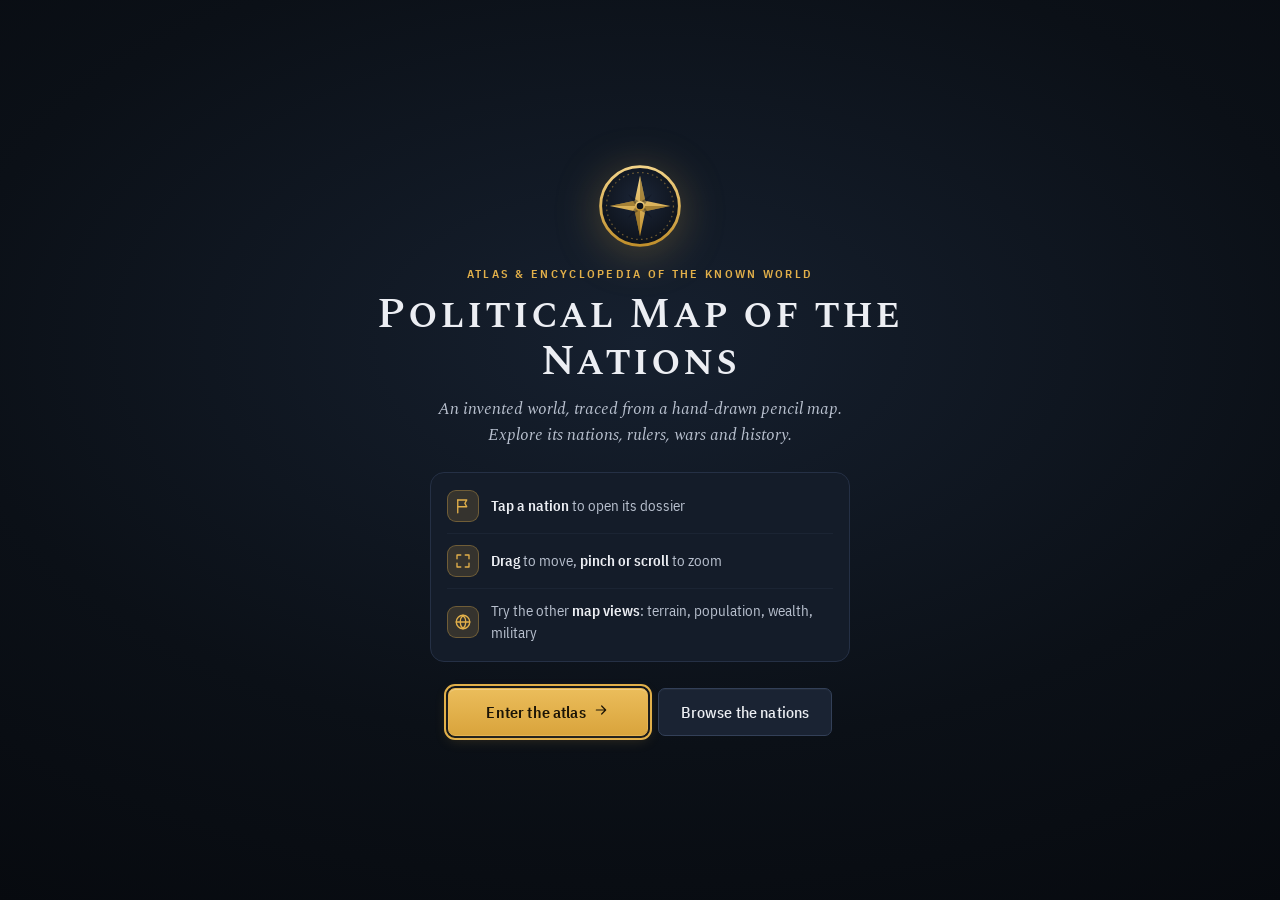
<file: index.html>
<!DOCTYPE html>
<html lang="en">
<head>
<meta charset="utf-8">
<meta name="viewport" content="width=device-width, initial-scale=1, viewport-fit=cover">
<title>Political Map of the Nations</title>
<meta name="description" content="An interactive atlas and encyclopedia of an invented world: nations, rulers, wars, alliances and history, traced from a hand-drawn map.">
<meta name="theme-color" content="#0b1017">
<link rel="icon" href="assets/emblem.svg" type="image/svg+xml">
<link rel="preconnect" href="https://fonts.googleapis.com">
<link rel="preconnect" href="https://fonts.gstatic.com" crossorigin="">
<link href="https://fonts.googleapis.com/css2?family=Spectral+SC:wght@500;600;700&amp;family=Spectral:ital,wght@0,400;0,600;1,400&amp;family=IBM+Plex+Sans+Condensed:wght@400;500;600&amp;family=IBM+Plex+Mono:wght@500;600&amp;display=swap" rel="stylesheet">
<link rel="stylesheet" href="css/tokens.css">
<link rel="stylesheet" href="css/map.css">
<link rel="stylesheet" href="css/layout.css">
<link rel="stylesheet" href="css/components.css">
<link rel="stylesheet" href="css/views.css">
</head>
<body class="booting">
<a class="skip" href="#panel">Skip to the information panel</a>

<header class="app-head">
  <button id="navToggle" class="icon-btn nav-toggle" type="button" aria-label="Open menu" aria-controls="drawer" aria-expanded="false" data-icon="menu"></button>
  <a class="brand" href="#/overview" aria-label="Political Map of the Nations, overview">
    <img class="brand-mark" src="assets/emblem.svg" alt="" width="34" height="34">
    <span class="brand-text"><b>Political Map of the Nations</b><small>Atlas &amp; encyclopedia of the known world</small></span>
  </a>
  <nav class="main-nav" aria-label="Sections" id="mainNav"></nav>
  <div class="head-tools">
    <button id="searchBtn" class="search-trigger" type="button" aria-label="Search the world" aria-keyshortcuts="/ Control+K">
      <span data-icon="search"></span><span class="st-label">Search the world</span><kbd>/</kbd>
    </button>
    <div class="pop-anchor">
      <button id="dataBtn" class="icon-btn" type="button" aria-label="Your data: save, export and import" aria-expanded="false" aria-controls="dataPop" data-tip="Your data" data-icon="database"><span class="data-dot" hidden></span></button>
      <div id="dataPop" class="pop pop-data" hidden></div>
    </div>
  </div>
</header>

<main class="stage">
  <div id="wrap">
    <svg id="map" xmlns="http://www.w3.org/2000/svg" aria-label="Political map"></svg>

    <div class="rail" role="toolbar" aria-label="Map tools" aria-orientation="vertical">
      <div class="rail-group">
        <button id="zIn" type="button" aria-label="Zoom in" data-tip="Zoom in" data-icon="plus"><span class="rl">Zoom in</span></button>
        <button id="zOut" type="button" aria-label="Zoom out" data-tip="Zoom out" data-icon="minus"><span class="rl">Zoom out</span></button>
        <button id="zFit" type="button" aria-label="Show whole map" data-tip="Whole map" data-icon="maximize"><span class="rl">Whole map</span></button>
      </div>
      <div class="rail-group">
        <button id="bView" type="button" aria-label="Map views" aria-expanded="false" aria-controls="views" data-tip="Map views: political, terrain, population, wealth, military" data-icon="globe"><span class="rl">Views</span></button>
        <button id="bLayers" type="button" aria-label="Map layers" aria-expanded="false" aria-controls="layers" data-tip="Layers" data-icon="layers"><span class="rl">Layers</span></button>
        <button id="bKey" type="button" aria-label="Map key" aria-expanded="false" aria-controls="mapKey" data-tip="Map key" data-icon="legend"><span class="rl">Key</span></button>
      </div>
      <div class="rail-group">
        <button id="bTime" type="button" aria-label="Timeline" aria-pressed="false" data-tip="Timeline" data-icon="history"><span class="rl">Timeline</span></button>
        <button id="bEdit" type="button" aria-label="Edit borders" aria-pressed="false" data-tip="Edit borders" data-icon="pen"><span class="rl">Borders</span></button>
      </div>
    </div>

    <div id="layers" class="pop pop-map" hidden>
      <p class="pop-title">Map layers</p>
      <label for="tStats"><span>Ratings<small>Rate · military (M) · economy (E)</small></span><input id="tStats" class="switch" type="checkbox" checked></label>
      <label for="tMarks"><span>Capitals<small>Size = population, number = infrastructure</small></span><input id="tMarks" class="switch" type="checkbox" checked></label>
      <label for="tNotes"><span>Notes &amp; disputes<small>Map notes and DIS tags</small></span><input id="tNotes" class="switch" type="checkbox" checked></label>
      <label for="tRel"><span>Wars &amp; alliances<small>Red dashed = war, blue = alliance</small></span><input id="tRel" class="switch" type="checkbox" checked></label>
      <label for="tGrid"><span>Grid<small>A–J · 1–7 reference</small></span><input id="tGrid" class="switch" type="checkbox" checked></label>
    </div>
    <div id="mapKey" class="pop pop-map pop-key" hidden></div>
    <div id="views" class="pop pop-map pop-views" hidden></div>
    <div id="viewKey" class="viewkey" hidden></div>

    <button id="pToggle" type="button" class="ptog" aria-label="Hide panel" data-icon="chev-right"></button>
    <div id="tip" role="tooltip"></div>

    <div id="tbar" class="mapbar" hidden>
      <div class="tb-top">
        <span class="mb-icon" data-icon="history"></span>
        <div class="tb-t"><b id="tbName">Now</b><span id="tbSub"></span></div>
        <button id="tbPlay" type="button" class="btn btn-sm"><span data-icon="play"></span><span class="btn-l">Play</span></button>
        <button id="tbArchive" type="button" class="btn btn-sm btn-ghost" data-tip="Open the archive"><span data-icon="scroll"></span><span class="btn-l">Archive</span></button>
        <button id="tbClose" type="button" class="icon-btn icon-btn-sm" aria-label="Close timeline" data-icon="x"></button>
      </div>
      <div class="tb-track"><input id="tbRange" type="range" min="0" max="0" step="0.01" value="0" aria-label="Timeline position"><div id="tbTicks"></div></div>
      <div class="tb-act" id="tbAct"></div>
      <p class="tb-hint">Save a moment, then change borders, ratings or wars. Slide back to watch the map change.</p>
    </div>

    <div id="ebar" class="mapbar" hidden>
      <span class="mb-icon" data-icon="pen"></span>
      <div class="eb-t"><b>Editing borders</b><span id="ebMsg" role="status">Drag any border line to move it. Pinch or scroll to zoom.</span></div>
      <label class="eb-r" for="bsize">Brush<input id="bsize" type="range" min="12" max="120" value="40"></label>
      <div class="eb-b">
        <button id="ebUndo" type="button" class="btn btn-sm" disabled><span data-icon="undo"></span>Undo</button>
        <button id="ebReset" type="button" class="btn btn-sm btn-danger-ghost">Reset borders</button>
        <button id="ebDone" type="button" class="btn btn-sm btn-primary"><span data-icon="check"></span>Done</button>
      </div>
    </div>

    <div id="scaleBar" class="scalebar" aria-hidden="true"><i></i><span></span></div>

    <div id="boot" class="boot" role="status"><div class="boot-mark"><img src="assets/emblem.svg" alt="" width="56" height="56"></div><p>Unrolling the map…</p></div>
  </div>

  <aside id="panel" aria-label="Information panel" tabindex="-1">
    <button class="grab" id="grab" type="button" aria-label="Resize panel"></button>
    <div id="pb"></div>
  </aside>
</main>

<div id="drawer" class="drawer" hidden>
  <div class="drawer-scrim" data-close-drawer></div>
  <div class="drawer-sheet" role="dialog" aria-modal="true" aria-label="Menu">
    <div class="drawer-head">
      <img src="assets/emblem.svg" alt="" width="30" height="30">
      <b>Political Map of the Nations</b>
      <button type="button" class="icon-btn" aria-label="Close menu" data-close-drawer data-icon="x"></button>
    </div>
    <nav id="drawerNav" aria-label="Sections"></nav>
    <p class="drawer-label">Map tools</p>
    <div id="drawerTools" class="drawer-tools"></div>
  </div>
</div>

<div id="palette" class="palette" hidden>
  <div class="palette-scrim" data-close-palette></div>
  <div class="palette-box" role="dialog" aria-modal="true" aria-label="Search">
    <div class="palette-input"><span data-icon="search"></span>
      <input id="palQ" type="search" placeholder="Search nations, characters, wars, governments…" autocomplete="off" spellcheck="false" role="combobox" aria-expanded="true" aria-controls="palList" aria-autocomplete="list">
      <kbd>Esc</kbd></div>
    <ul id="palList" class="palette-list" role="listbox" aria-label="Results"></ul>
    <div class="palette-foot"><span><kbd>↑</kbd><kbd>↓</kbd> move</span><span><kbd>Enter</kbd> open</span><span><kbd>Esc</kbd> close</span></div>
  </div>
</div>

<div id="welcome" class="welcome" role="dialog" aria-modal="true" aria-labelledby="wcTitle" hidden>
  <div class="wc-card">
    <img class="wc-mark" src="assets/emblem.svg" alt="" width="84" height="84">
    <p class="wc-eyebrow">Atlas &amp; encyclopedia of the known world</p>
    <h1 id="wcTitle">Political Map of the Nations</h1>
    <p class="wc-lead">An invented world, traced from a hand-drawn pencil map. Explore its nations, rulers, wars and history.</p>
    <ul class="wc-tips">
      <li><span data-icon="flag"></span><span><b>Tap a nation</b> to open its dossier</span></li>
      <li><span data-icon="maximize"></span><span><b>Drag</b> to move, <b>pinch or scroll</b> to zoom</span></li>
      <li><span data-icon="globe"></span><span>Try the other <b>map views</b>: terrain, population, wealth, military</span></li>
    </ul>
    <div class="wc-acts">
      <button id="wcEnter" type="button" class="btn btn-primary wc-enter">Enter the atlas<span data-icon="arrow-right"></span></button>
      <a id="wcNations" class="btn" href="#/nations">Browse the nations</a>
    </div>
  </div>
</div>

<dialog id="dlg" class="dlg"></dialog>
<div id="toasts" class="toasts" aria-live="polite" aria-atomic="false"></div>
<input id="importFile" type="file" accept="application/json,.json" hidden>

<noscript><p class="noscript">This map needs JavaScript to run.</p></noscript>
<script type="module" src="js/main.js"></script>
</body>
</html>
</file>
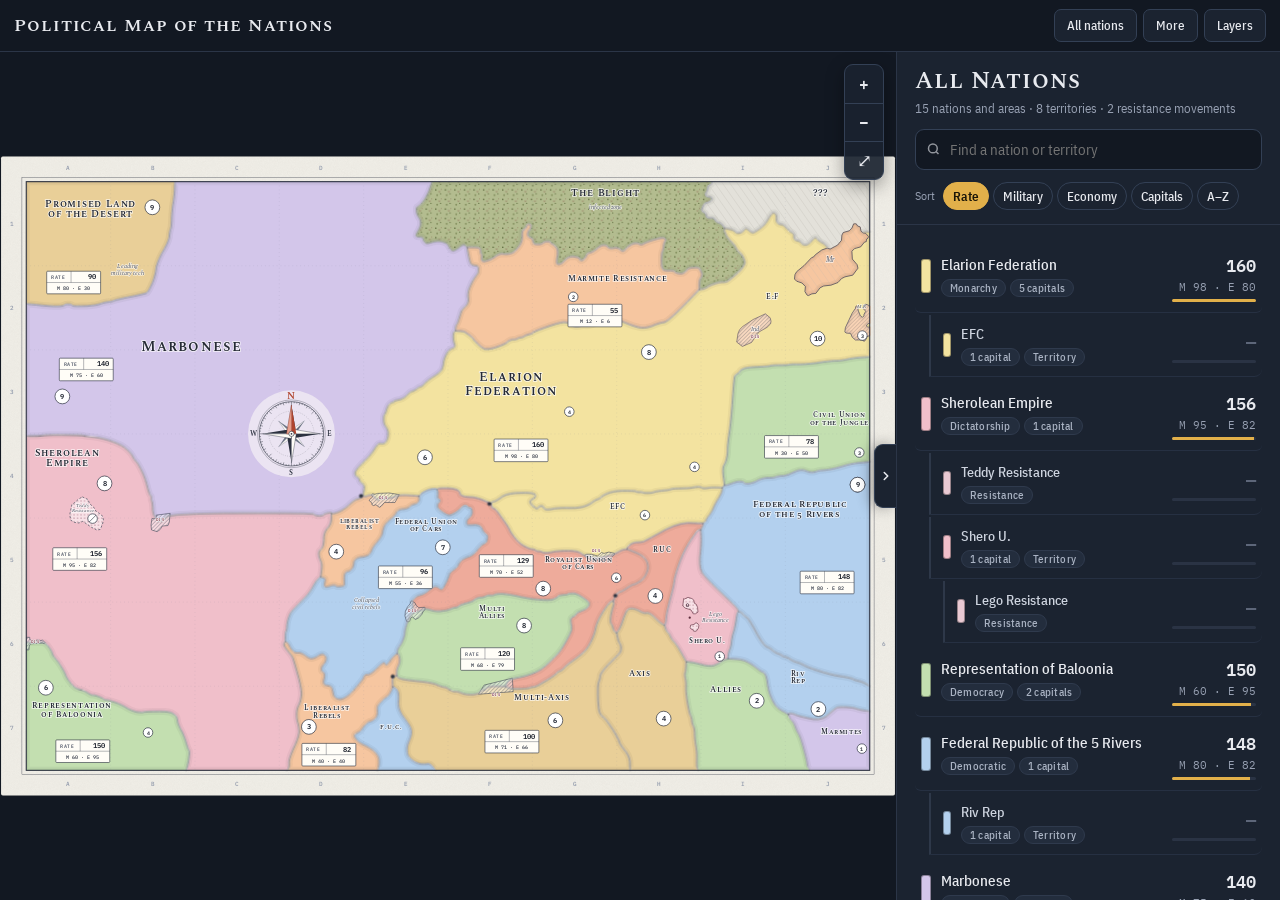
<file: Political Map of the Nations.html>
<!DOCTYPE html>
<html lang="en">
<head>
<!--H0-->
<meta charset="utf-8">
<meta name="viewport" content="width=device-width, initial-scale=1">
<title>Political Map of the Nations</title>
<link rel="preconnect" href="https://fonts.googleapis.com">
<link rel="preconnect" href="https://fonts.gstatic.com" crossorigin="">
<link href="https://fonts.googleapis.com/css2?family=Spectral+SC:wght@500;600;700&amp;family=Spectral:ital,wght@0,400;0,600;1,400&amp;family=IBM+Plex+Sans+Condensed:wght@400;500;600&amp;family=IBM+Plex+Mono:wght@500;600&amp;display=swap" rel="stylesheet">
<style>
:root{
  /* Layout: full-bleed atlas on an ink desk; detail sheet docks right (desktop) or slides up from the bottom (phone) */
  --ink:#121822;--ink-2:#1b2330;--ink-3:#232d3d;--rule:#2b3547;
  --text:#e8eaef;--muted:#97a0b2;--accent:#e2b04a;--line:#3b4252;
  --display:"Spectral SC", Georgia, serif;--serif:"Spectral", Georgia, serif;
  --ui:"IBM Plex Sans Condensed","Arial Narrow",system-ui,sans-serif;--mono:"IBM Plex Mono",ui-monospace,monospace;
  color-scheme:dark;
}
*{box-sizing:border-box}
html,body{height:100%;margin:0}
body{background:var(--ink);color:var(--text);font-family:var(--ui);display:flex;flex-direction:column;overflow:hidden}
button{font:500 13px var(--ui);color:var(--text);background:var(--ink-2);border:1px solid #334055;border-radius:7px;padding:7px 12px;cursor:pointer}
button:hover{border-color:#4d5b74}
button:focus-visible,input:focus-visible,.row:focus-visible,summary:focus-visible{outline:2px solid var(--accent);outline-offset:2px}
button.primary{background:var(--accent);color:#1b1608;border-color:var(--accent);font-weight:600}
/* header */
header.bar{display:flex;align-items:center;gap:10px;padding:9px 14px;border-bottom:1px solid var(--rule);position:relative;z-index:30}
.brand{flex:1;min-width:0}
.brand h1{font-family:var(--display);font-weight:600;font-size:18px;letter-spacing:.05em;margin:0;white-space:nowrap;overflow:hidden;text-overflow:ellipsis}
.brand small{display:block;font-size:12px;color:var(--muted);white-space:nowrap;overflow:hidden;text-overflow:ellipsis}
.tools{display:flex;gap:6px;position:relative}
.pop{position:absolute;right:0;top:calc(100% + 8px);background:var(--ink-2);border:1px solid #334055;border-radius:10px;padding:6px;min-width:230px;box-shadow:0 14px 34px rgba(0,0,0,.5)}
.pop[hidden]{display:none}
.pop label{display:flex;align-items:center;justify-content:space-between;gap:14px;padding:9px 10px;border-radius:6px;font-size:14px;cursor:pointer}
.pop label:hover{background:var(--ink-3)}
.pop label span small{display:block;color:var(--muted);font-size:12px}
.pop input{appearance:none;-webkit-appearance:none;flex:none;width:36px;height:21px;border-radius:999px;background:#3a4558;position:relative;cursor:pointer;transition:background .15s;margin:0}
.pop input::after{content:"";position:absolute;top:2.5px;left:3px;width:16px;height:16px;border-radius:50%;background:#fff;transition:transform .15s}
.pop input:checked{background:var(--accent)}.pop input:checked::after{transform:translateX(14px)}
/* map */
main{position:relative;flex:1;min-height:0;display:flex}
#wrap{position:relative;flex:1;min-width:0;touch-action:none;overflow:hidden}
svg#map{width:100%;height:100%;display:block;cursor:grab;user-select:none;-webkit-user-select:none}
svg#map.dragging{cursor:grabbing}
.zoom{position:absolute;right:12px;top:12px;display:flex;flex-direction:column;border:1px solid #334055;border-radius:9px;overflow:hidden;background:rgba(27,35,48,.92);box-shadow:0 6px 18px rgba(0,0,0,.35)}
.zoom button{width:38px;height:38px;padding:0;font-size:18px;border:0;border-radius:0;background:transparent}
.zoom button+button{border-top:1px solid #334055}
.zoom button:hover{background:var(--ink-3)}
#tip{position:absolute;left:0;top:0;pointer-events:none;background:rgba(18,24,34,.95);border:1px solid #334055;padding:7px 10px;border-radius:7px;font-size:13px;white-space:nowrap;display:none;z-index:5;box-shadow:0 6px 18px rgba(0,0,0,.35)}
#tip b{font-family:var(--display);font-weight:600;letter-spacing:.04em;font-size:14px}
#tip span{color:var(--muted);display:block;font-family:var(--mono);font-size:12px;margin-top:2px}
.region,.feat{outline:none}
.feat{cursor:pointer}
.feat:hover path{stroke:#b07a12;stroke-width:2}
.region{cursor:pointer;transition:filter .2s}
.region:hover{filter:brightness(1.05) saturate(1.15)}
svg.focus .region:not(.on){filter:saturate(.35) brightness(1.06)}
svg.focus .region:not(.on):hover{filter:saturate(.7) brightness(1.06)}
.border{fill:none;stroke:var(--line);stroke-width:1.5;stroke-linejoin:round;stroke-linecap:round;pointer-events:none}
.border-under{fill:none;stroke:#fff;stroke-width:4.5;opacity:.55;stroke-linejoin:round;pointer-events:none}
.sel{fill:none;stroke:var(--accent);stroke-width:5;stroke-linejoin:round;pointer-events:none}
.lbl{font-family:var(--display);fill:#262b36;paint-order:stroke;stroke:rgba(255,255,255,.78);stroke-width:4px;stroke-linejoin:round;letter-spacing:.08em;text-anchor:middle;pointer-events:none;font-weight:600}
.dis{font:600 9.5px var(--ui);letter-spacing:.12em;fill:#7a2e3e;text-anchor:middle;pointer-events:none;paint-order:stroke;stroke:#fff;stroke-width:2.5px}
.note{font-family:var(--serif);font-style:italic;fill:#4a4f5c;text-anchor:middle;pointer-events:none;paint-order:stroke;stroke:rgba(255,255,255,.7);stroke-width:3px}
.mk circle{fill:#fff;stroke:#2c3240;stroke-width:1.6}
.mk text{font:600 15px var(--mono);fill:#1f2430;text-anchor:middle;dominant-baseline:central}
.mk,.tag{pointer-events:none}
.tag rect.o{fill:#fffdf7;stroke:#2c3240;stroke-width:1.4}
.tag .k{font:600 11px var(--ui);letter-spacing:.12em;fill:#555c6b}
.tag .v{font:600 17px var(--mono);fill:#1c212c}
.tag .me{font:500 12.5px var(--mono);fill:#2c3240}
.compass .cr-l{font:600 17px "Spectral SC",serif;fill:#2c3240;text-anchor:middle;dominant-baseline:central;letter-spacing:.04em}
.compass .cr-l.n{font-size:22px;fill:#b0452f}
.grid line{stroke:#7d8699;stroke-width:.6;stroke-dasharray:2 7;opacity:.55}
.gridlbl{font:500 13px var(--mono);fill:#8f98aa;text-anchor:middle;dominant-baseline:central}
.hide-stats .tag,.hide-marks .mk,.hide-notes .note,.hide-notes .dis,.hide-grid .grid{display:none}
/* border editor */
#bEdit[aria-pressed="true"]{background:var(--accent);border-color:var(--accent);color:#1b1608;font-weight:600}
#ebar{position:absolute;left:12px;right:64px;bottom:12px;display:flex;flex-wrap:wrap;align-items:center;gap:10px 14px;background:rgba(27,35,48,.96);border:1px solid #3d4a62;border-radius:12px;padding:10px 12px;box-shadow:0 10px 28px rgba(0,0,0,.45);z-index:6;max-width:720px}
#ebar[hidden]{display:none}
.eb-t{flex:1 1 220px;min-width:0;font-size:13px;display:flex;flex-direction:column;gap:2px}
.eb-t span{color:var(--muted)}
.eb-r{display:flex;align-items:center;gap:8px;font-size:12.5px;color:var(--muted)}
.eb-r input{width:110px;accent-color:var(--accent)}
.eb-b{display:flex;gap:6px}
.eb-b button:disabled{opacity:.45;cursor:default}
svg.editing{cursor:crosshair}
svg.editing .border{stroke:#b0452f;stroke-width:2.4}
svg.editing .region:hover{filter:none}
.bcur{fill:rgba(226,176,74,.12);stroke:#b07a12;stroke-width:1.5;stroke-dasharray:4 3;pointer-events:none}
@media (max-width:760px){#ebar{left:8px;right:8px;bottom:calc(var(--sheetpx,0px) + 8px)}.eb-t{flex-basis:100%}}
/* header menu */
.mb{display:none}
.pop.menu{min-width:250px}
.pop.menu button{display:block;width:100%;text-align:left;border:0;background:transparent;padding:10px 12px;font-size:14.5px;border-radius:6px}
.pop.menu button small{display:block;color:var(--muted);font-size:12px;margin-top:1px}
.pop.menu button:hover{background:var(--ink-3)}
#bTime[aria-pressed="true"]{background:var(--accent);border-color:var(--accent);color:#1b1608;font-weight:600}
/* relations on map */
.rel{pointer-events:none}
.rel .rl-u{fill:none;stroke:#fff;stroke-width:8;opacity:.85;stroke-linecap:round}
.rel .rl{fill:none;stroke-width:4;stroke-linecap:round}
.rel .war .rl{stroke:#c0392b;stroke-dasharray:14 10}
.rel .ally .rl{stroke:#2563eb}
.rel .rl-end{stroke:#fff;stroke-width:2}
.rel .war .rl-end,.rel .war .rl-mid{fill:#c0392b}
.rel .ally .rl-end,.rel .ally .rl-mid{fill:#2563eb}
.rel .rl-mid{stroke:#fff;stroke-width:2.5}
.rel .rl-ico{stroke:#fff;stroke-width:2.6;stroke-linecap:round}
.hide-rel .rel{display:none}
/* timeline bar */
#tbar{position:absolute;left:12px;right:64px;bottom:12px;background:rgba(27,35,48,.97);border:1px solid #3d4a62;border-radius:12px;padding:12px 14px 10px;box-shadow:0 10px 28px rgba(0,0,0,.45);z-index:6;max-width:760px;display:flex;flex-direction:column;gap:8px}
#tbar[hidden]{display:none}
.tb-top{display:flex;align-items:center;gap:8px}
.tb-t{flex:1;min-width:0;display:flex;flex-direction:column}
.tb-t b{font-family:var(--display);font-size:17px;letter-spacing:.04em;white-space:nowrap;overflow:hidden;text-overflow:ellipsis}
.tb-t span{font-size:12.5px;color:var(--muted)}
.tb-track{position:relative;padding:0 10px 26px}
.tb-track input{width:100%;accent-color:var(--accent);margin:6px 0}
#tbTicks{position:absolute;left:10px;right:10px;top:30px;height:22px}
#tbTicks button{position:absolute;transform:translateX(-50%);background:transparent;border:0;padding:2px 4px;font-size:11.5px;color:var(--muted);white-space:nowrap;max-width:110px;overflow:hidden;text-overflow:ellipsis}
#tbTicks button:first-child{transform:none}#tbTicks button:last-child{transform:translateX(-100%)}
#tbTicks button.on{color:var(--accent);font-weight:600}
.tb-act{display:flex;gap:6px;flex-wrap:wrap}
.tb-act input{flex:1 1 180px;min-width:0;font:14px var(--ui);color:var(--text);background:var(--ink);border:1px solid #46526a;border-radius:8px;padding:8px 10px}
.tb-act input:focus{outline:none;border-color:var(--accent)}
.tb-hint{margin:0;font-size:12px;color:var(--muted)}
.x.sm{width:28px;height:28px;font-size:15px}
body.past #edStart,body.past #bEdit{display:none}
body.past svg#map{filter:sepia(.25)}
.pastnote{margin:0;font-size:13.5px;color:#d9c48f;background:rgba(226,176,74,.08);border:1px solid rgba(226,176,74,.3);border-radius:8px;padding:9px 11px}
/* relations panel */
.relform{display:flex;flex-direction:column;gap:10px;background:var(--ink);border:1px solid #2e3849;border-radius:10px;padding:12px}
.relpick{display:flex;flex-direction:column;gap:6px;font-size:12.5px;color:var(--muted)}
.relpick select{font:15px var(--ui);color:var(--text);background:var(--ink-2);border:1px solid #46526a;border-radius:8px;padding:9px 10px}
.rels{list-style:none;margin:0;padding:0;display:flex;flex-direction:column;gap:6px}
.relrow{display:flex;align-items:center;gap:6px;background:var(--ink);border:1px solid #2e3849;border-left:4px solid;border-radius:8px;padding:6px 6px 6px 8px}
.relrow.war{border-left-color:#c0392b}.relrow.ally{border-left-color:#2563eb}
.relrow .rn{flex:1;min-width:0;display:flex;align-items:center;gap:6px;background:transparent;border:0;padding:4px;font-size:13.5px;text-align:left}
.relrow .rn:hover{color:var(--accent)}
.relrow .ri{font-size:11px;color:var(--muted);text-transform:uppercase;letter-spacing:.1em}
.chip.cw{border-color:#7a2a22;background:rgba(192,57,43,.12)}
.chip.ca{border-color:#264a8f;background:rgba(37,99,235,.12)}
.relsec h3{margin-bottom:6px}
/* rankings */
.seg .kd{display:inline-block;width:8px;height:8px;border-radius:2px;margin-right:5px}
.rank{list-style:none;margin:0;padding:0;display:flex;flex-direction:column;gap:6px}
.rk{background:var(--ink);border:1px solid #2e3849;border-radius:10px;padding:10px 12px;cursor:pointer;display:flex;flex-direction:column;gap:7px}
.rk:hover{border-color:#4d5b74}
.rkh{display:flex;align-items:center;gap:8px;font-size:15px}
.rkh .rn{font:600 13px var(--mono);color:var(--muted);width:20px}
.rkh .nm2{flex:1;min-width:0;white-space:nowrap;overflow:hidden;text-overflow:ellipsis}
.rkh .gv{font-size:11.5px;color:var(--muted);border:1px solid #334055;border-radius:999px;padding:1px 8px;white-space:nowrap}
.bars{display:flex;flex-direction:column;gap:4px}
.bars .b{display:grid;grid-template-columns:62px 1fr 34px;align-items:center;gap:8px;font-size:11.5px;color:var(--muted)}
.bars .b i{height:8px;background:#232c3b;border-radius:4px;overflow:hidden;display:block}
.bars .b s{display:block;height:100%;border-radius:4px}
.bars .b b{font:600 13px var(--mono);color:var(--text);text-align:right;font-variant-numeric:tabular-nums}
.bars .b.on span{color:var(--text);font-weight:600}
@media (max-width:760px){.tb-hint{display:none}#tbar{padding:10px 12px 8px;gap:6px}.dk{display:none}.mb{display:inline-block}#tbar{left:8px;right:8px;bottom:calc(var(--sheetpx,0px) + 8px)}}
/* layout refinements */
.ptog{position:absolute;right:0;top:50%;transform:translateY(-50%);width:22px;height:64px;padding:0;border-radius:9px 0 0 9px;border-right:0;background:var(--ink-2);display:flex;align-items:center;justify-content:center;z-index:4;box-shadow:-4px 0 14px rgba(0,0,0,.3)}
.ptog svg{transition:transform .2s}
body.nopanel .ptog svg{transform:rotate(180deg)}
body.nopanel aside{display:none}
@media (max-width:1300px){.dk{display:none}.mb{display:inline-block}.brand small{display:none}}
.ihead{position:sticky;top:0;z-index:2;background:var(--ink-2);display:flex;flex-direction:column;gap:12px;margin:-16px -18px 0;padding:16px 18px 12px;border-bottom:1px solid var(--rule)}
.ihead .seg,.seg{flex-wrap:nowrap;overflow-x:auto;scrollbar-width:none;padding-bottom:2px}
.ihead .seg button{padding:5px 9px}
.seg::-webkit-scrollbar{display:none}
.seg button{flex:none}
.list{gap:2px}
.row{display:grid;grid-template-columns:auto minmax(0,1fr) auto;align-items:center;gap:12px;padding:11px 10px;border-bottom:0;border-radius:8px}
.row:hover{background:var(--ink-3)}
.row .sw2{width:10px;height:34px;border-radius:3px;border:1px solid rgba(0,0,0,.35)}
.row.lv1{margin-left:14px;padding-left:12px;border-left:2px solid #2e3849;border-radius:0 8px 8px 0}
.row.lv2{margin-left:28px;padding-left:12px;border-left:2px solid #2e3849;border-radius:0 8px 8px 0}
.row.lv1 .sw2,.row.lv2 .sw2{height:24px;width:8px}
.row .nm .n1{font:500 15px var(--ui);color:var(--text);margin:0;display:flex;align-items:center;gap:6px;min-width:0}
.row .nm .n1 span{white-space:nowrap;overflow:hidden;text-overflow:ellipsis}
.row.lv1 .nm .n1,.row.lv2 .nm .n1{font-size:14px;color:#cdd3de}
.row .nm .n2{display:flex;flex-wrap:wrap;gap:4px;margin-top:5px;font:inherit}
.row .nm .n2 span{font:500 11px var(--ui);letter-spacing:.02em;color:#aab3c3;background:var(--ink-3);border:1px solid #2f3a4d;border-radius:999px;padding:1px 8px}
.row .rv{width:auto;min-width:74px;text-align:right}
.row .rv b{font:600 17px var(--mono);font-variant-numeric:tabular-nums}
.row .rv small{display:block;font:11px var(--mono);color:var(--muted);margin-top:1px;white-space:nowrap}
.row .rv i{margin-top:5px}
.row .rv.na b{color:#5d6679;font-weight:500}
@media (max-width:760px){.ptog{display:none}.ihead{top:24px;margin:-4px -16px 0;padding:6px 16px 12px}}
/* characters */
.ccs{list-style:none;margin:0;padding:0;display:flex;flex-direction:column;gap:6px}
.cc{display:flex;align-items:center;gap:12px;background:var(--ink);border:1px solid #2e3849;border-radius:12px;padding:8px 12px 8px 8px;cursor:pointer}
.cc:hover{border-color:#4d5b74}
.cc .ct{display:flex;flex-direction:column;min-width:0;gap:2px}
.cc .ct b{font-family:var(--display);font-weight:600;font-size:17px;letter-spacing:.03em}
.cc .ct span{font-size:12.5px;color:var(--muted)}
.cc .ct .cn{display:flex;align-items:center;gap:5px;color:#c3cad6}
.cc.sm{padding:5px 10px 5px 5px;border-radius:999px}
.cc.sm .ct b{font-size:15px}
.portrait{flex:none;display:block;filter:drop-shadow(0 2px 4px rgba(0,0,0,.35))}
.chero{display:flex;gap:16px;align-items:center}
.chero .pill{display:inline-flex;align-items:center;gap:6px;background:var(--ink-3);border:1px solid #334055;border-radius:999px;padding:4px 11px;font-size:13px;cursor:pointer;color:var(--text)}
.chero .meta{margin-top:8px}
.filebtn{font:500 13px var(--ui);color:var(--text);background:var(--ink-2);border:1px solid #334055;border-radius:7px;padding:7px 12px;cursor:pointer}
.filebtn:hover{border-color:#4d5b74}
.charform .cprev{display:flex;justify-content:center;padding:6px 0}
.charform .ch3{font:600 11px var(--ui);letter-spacing:.14em;text-transform:uppercase;color:var(--muted);margin:6px 0 0}
.cols{display:grid;grid-template-columns:repeat(5,1fr);gap:8px}
.cf{display:flex;flex-direction:column;align-items:center;gap:4px;font-size:11.5px;color:var(--muted)}
.cf input{-webkit-appearance:none;appearance:none;flex:none;width:40px!important;min-width:0;max-width:40px;height:40px;padding:0;border:2px solid #46526a;border-radius:50%;background:none;cursor:pointer;overflow:hidden}
.cf input::-webkit-color-swatch-wrapper{padding:0}.cf input::-webkit-color-swatch{border:0;border-radius:50%}.cf input::-moz-color-swatch{border:0;border-radius:50%}
.gf select,.gf textarea{font:15px var(--ui);color:var(--text);background:var(--ink);border:1px solid #46526a;border-radius:8px;padding:9px 11px}
.gf textarea{font-family:var(--serif);line-height:1.5;resize:vertical}
.gov .rb{display:inline-flex;align-items:center;gap:8px;background:transparent;border:0;padding:0;font:inherit;color:var(--text);cursor:pointer;text-decoration:underline;text-decoration-color:#4d5b74;text-underline-offset:3px}
.gov .rb:hover{text-decoration-color:var(--accent)}
/* panel */
aside{width:clamp(330px,30vw,400px);flex:none;background:var(--ink-2);border-left:1px solid var(--rule);overflow-y:auto;overscroll-behavior:contain;display:flex;flex-direction:column}
.grab{display:none}
#pb{padding:16px 18px 28px;display:flex;flex-direction:column;gap:16px}
.ph{display:flex;gap:12px;align-items:flex-start}
.ph .sw{width:14px;align-self:stretch;border-radius:4px;flex:none;border:1px solid rgba(0,0,0,.35)}
.ph .t{flex:1;min-width:0}
h2{font-family:var(--display);font-size:24px;font-weight:600;letter-spacing:.04em;margin:0;line-height:1.15;text-wrap:balance}
.meta{font-size:13px;color:var(--muted);margin-top:4px;display:flex;flex-wrap:wrap;gap:6px;align-items:center}
.meta .pill{display:inline-flex;align-items:center;gap:5px;background:var(--ink-3);border:1px solid #334055;border-radius:999px;padding:2px 9px;color:var(--text);font-size:12.5px}
.meta button.pill{cursor:pointer}
.meta .pill.warn{background:rgba(120,140,60,.18);border-color:#6f7f3e;color:#cfdca0}
.meta button.pill:hover{border-color:var(--accent)}
.x{width:34px;height:34px;padding:0;font-size:18px;line-height:1;flex:none;border-radius:50%}
.stats{display:grid;grid-template-columns:repeat(3,1fr);gap:8px}
.stat{background:var(--ink);border:1px solid #2e3849;border-radius:10px;padding:10px 11px}
.stat .k{font-size:11px;letter-spacing:.1em;color:var(--muted);text-transform:uppercase;display:flex;justify-content:space-between;gap:6px}
.stat .k em{font-style:normal;letter-spacing:0;text-transform:none;color:#7f899c}
.stat .v{font:600 24px var(--mono);font-variant-numeric:tabular-nums;margin-top:3px}
.stat .bar{height:4px;background:#2a3344;border-radius:2px;margin-top:7px;overflow:hidden}
.stat .bar i{display:block;height:100%;background:var(--accent);border-radius:2px}
.stat.na .v{color:#5d6679}
.erow{display:flex;gap:8px;align-items:center;flex-wrap:wrap}
.erow .edited{font-size:12px;color:var(--muted)}
.editor{display:flex;flex-direction:column;gap:10px}
.editor .stat{display:flex;flex-direction:column;gap:4px;border-color:#4d5b74}
.editor input{width:100%;font:600 22px var(--mono);color:var(--text);background:transparent;border:0;border-bottom:1px solid #46526a;padding:2px 0;outline:none}
.editor input:focus{border-bottom-color:var(--accent)}
.savest{font-size:12.5px;color:var(--accent)}
.gov dl{margin:0;display:grid;grid-template-columns:auto 1fr;gap:0;border:1px solid #2e3849;border-radius:10px;overflow:hidden;background:var(--ink)}
.gov .gr{display:contents}
.gov dt,.gov dd{margin:0;padding:9px 12px;border-bottom:1px solid #263042;font-size:14px}
.gov .gr:last-child dt,.gov .gr:last-child dd{border-bottom:0}
.gov dt{color:var(--muted);font-size:12px;letter-spacing:.06em;text-transform:uppercase;align-self:center}
.gov dd{font-family:var(--serif);font-size:15.5px}
.gov .gtype{font-family:var(--ui);font-weight:600;font-size:13px;letter-spacing:.03em;background:var(--ink-3);border:1px solid #3d4a62;border-radius:999px;padding:2px 10px}
.gov .ns{color:#6c7689;font-style:italic}
.gov .erow{margin-top:8px}
.gov .inh{font-size:13.5px;color:var(--muted);margin:0 0 8px;font-family:var(--ui);display:flex;gap:6px;align-items:center;flex-wrap:wrap}
.gov .inh .pill{display:inline-flex;align-items:center;gap:5px;background:var(--ink-3);border:1px solid #334055;border-radius:999px;padding:2px 9px;font-size:12.5px}
.gf{display:flex;flex-direction:column;gap:4px;font-size:12px;color:var(--muted);letter-spacing:.04em}
.gf input{font:15px var(--ui);color:var(--text);background:var(--ink);border:1px solid #46526a;border-radius:8px;padding:9px 11px}
.gf input:focus{outline:none;border-color:var(--accent)}
.gf small{display:flex;gap:8px;align-items:center;flex-wrap:wrap;letter-spacing:0}
.flag{display:inline-flex;flex-direction:column;width:20px;height:13px;border:1px solid rgba(0,0,0,.5);border-radius:2px;overflow:hidden;vertical-align:-2px;margin-left:8px}
.flag i{flex:1}
.flag.big{width:42px;height:27px;margin-left:0;border-radius:3px;box-shadow:0 1px 3px rgba(0,0,0,.4)}
.lore textarea{width:100%;min-height:150px;resize:vertical;font:15px/1.5 var(--serif);color:var(--text);background:var(--ink);border:1px solid #46526a;border-radius:8px;padding:10px 12px}
.lore textarea:focus{outline:none;border-color:var(--accent)}
.savest:empty{display:none}
.sec h3{font:600 11px var(--ui);letter-spacing:.14em;text-transform:uppercase;color:var(--muted);margin:0 0 8px}
.sec p,.sec li{font-family:var(--serif);font-size:15px;line-height:1.5;margin:0}
.sec ul{margin:0;padding-left:18px;display:flex;flex-direction:column;gap:3px}
.caps{display:flex;flex-wrap:wrap;gap:8px}
.cap{display:flex;align-items:center;gap:8px;background:var(--ink);border:1px solid #2e3849;border-radius:999px;padding:4px 12px 4px 4px;font-size:13px}
.cap small{color:var(--muted)}
.circ{display:inline-flex;flex:none;width:28px;height:28px;border-radius:50%;background:#fff;color:#1f2430;border:1.5px solid #2c3240;align-items:center;justify-content:center;font:600 13px var(--mono)}
.circ.sm{width:21px;height:21px;font-size:11px;margin:3.5px}
.circ.x2{background:repeating-linear-gradient(45deg,#fff 0 3px,#c9ccd4 3px 4px)}
.chips{display:flex;flex-wrap:wrap;gap:6px}
.chip{font:500 13px var(--ui);background:var(--ink);border:1px solid #334055;border-radius:999px;padding:5px 11px;cursor:pointer;color:var(--text);display:inline-flex;align-items:center;gap:6px}
.chip:hover{border-color:var(--accent)}
.dot{width:10px;height:10px;border-radius:3px;display:inline-block;border:1px solid rgba(0,0,0,.35);flex:none}
.lore{border-left:3px solid var(--accent);padding:9px 12px;background:rgba(226,176,74,.07);border-radius:0 8px 8px 0}
.lore p{color:#c9cfdb}
.empty{color:var(--muted);font-family:var(--serif);font-style:italic}
/* index */
.search{position:relative}
.search input{width:100%;font:15px var(--ui);color:var(--text);background:var(--ink);border:1px solid #334055;border-radius:9px;padding:10px 12px 10px 34px}
.search svg{position:absolute;left:11px;top:50%;transform:translateY(-50%);opacity:.6}
.seg{display:flex;gap:4px;flex-wrap:wrap;align-items:center}
.seg span{font-size:12px;color:var(--muted);margin-right:4px}
.seg button{padding:5px 10px;font-size:12.5px;border-radius:999px;background:transparent}
.seg button[aria-pressed="true"]{background:var(--accent);border-color:var(--accent);color:#1b1608;font-weight:600}
.list{list-style:none;margin:0;padding:0;display:flex;flex-direction:column}
.row{display:flex;align-items:center;gap:10px;padding:10px 6px;border-bottom:1px solid #263042;cursor:pointer;border-radius:6px}
.row:hover{background:var(--ink-3)}
.row.t{padding-left:22px}
.row.t .nm{font-size:14px}
.row .nm{flex:1;min-width:0;font-size:15px}
.row .nm div{font:12px var(--mono);color:var(--muted);margin-top:2px}
.row .rv{width:84px;flex:none;text-align:right;font:600 16px var(--mono);font-variant-numeric:tabular-nums}
.row .rv i{display:block;height:3px;background:#2a3344;border-radius:2px;margin-top:5px;overflow:hidden}
.row .rv i s{display:block;height:100%;background:var(--accent)}
.row .rv.na{color:#5d6679}
.row .tri{color:#5d6679;font-size:12px;margin-right:-4px}
details.key{border-top:1px solid var(--rule);padding-top:12px}
details.key summary{cursor:pointer;font:600 11px var(--ui);letter-spacing:.14em;text-transform:uppercase;color:var(--muted)}
details.key ul{margin:10px 0 0;padding-left:18px;display:flex;flex-direction:column;gap:5px;font-size:14px;line-height:1.45}
.noresult{color:var(--muted);font-style:italic;font-family:var(--serif);padding:10px 6px}
@media (max-width:760px){
  header.bar{padding:8px 12px}
  .brand h1{font-size:15px}
  .tools{gap:5px}.tools>button{padding:6px 9px;font-size:12.5px}
  .brand small{display:none}
  aside{position:absolute;left:0;right:0;bottom:0;width:auto;height:var(--sheet,42%);border-left:0;border-top:1px solid var(--rule);border-radius:16px 16px 0 0;box-shadow:0 -12px 30px rgba(0,0,0,.45);transition:height .25s ease;z-index:10}
  aside.drag{transition:none}
  .grab{display:block;position:sticky;top:0;z-index:2;background:var(--ink-2);height:24px;flex:none;cursor:grab;touch-action:none;border:0;border-radius:16px 16px 0 0;padding:0;width:100%}
  .grab::before{content:"";display:block;width:42px;height:5px;border-radius:3px;background:#4a566c;margin:9px auto 0}
  #pb{padding:4px 16px 24px;gap:14px}
  h2{font-size:21px}
  .zoom{top:10px;right:10px}
}
@media (prefers-reduced-motion:reduce){.region,aside{transition:none}}
</style>
<!--H1-->
</head>
<body>
<!--B0-->
<header class="bar">
  <div class="brand"><h1>Political Map of the Nations</h1><small>Traced from the hand-drawn sketch · tap a nation for details</small></div>
  <div class="tools">
    <button id="bIndex" type="button">All nations</button>
    <button id="bRank" type="button" class="dk">Rankings</button>
    <button id="bRel" type="button" class="dk">Wars &amp; alliances</button>
    <button id="bChars" type="button" class="dk">Characters</button>
    <button id="bTime" type="button" class="dk" aria-pressed="false">Timeline</button>
    <button id="bEdit" type="button" class="dk" aria-pressed="false">Edit borders</button>
    <button id="bMore" type="button" class="mb" aria-expanded="false" aria-controls="more">More</button>
    <div id="more" class="pop menu" hidden="">
      <button type="button" data-act="rank">Power rankings<small>Compare Rate, Military and Economy</small></button>
      <button type="button" data-act="rel">Wars &amp; alliances<small>Add or remove wars and alliances</small></button>
      <button type="button" data-act="chars">Characters<small>Rulers and heroes with portraits</small></button>
      <button type="button" data-act="time">Timeline<small>Save moments and slide between them</small></button>
      <button type="button" data-act="edit">Edit borders<small>Drag borders to reshape nations</small></button>
    </div>
    <button id="bLayers" type="button" aria-expanded="false" aria-controls="layers">Layers</button>
    <div id="layers" class="pop" hidden="">
      <label for="tStats"><span>Ratings<small>Rate · military (M) · economy (E)</small></span><input id="tStats" type="checkbox" checked=""></label>
      <label for="tMarks"><span>Capitals<small>Size = population, number = infrastructure</small></span><input id="tMarks" type="checkbox" checked=""></label>
      <label for="tNotes"><span>Notes &amp; disputes<small>Map notes and DIS tags</small></span><input id="tNotes" type="checkbox" checked=""></label>
      <label for="tRel"><span>Wars &amp; alliances<small>Red dashed = war, blue = alliance</small></span><input id="tRel" type="checkbox" checked=""></label>
      <label for="tGrid"><span>Grid<small>A–J · 1–7 reference</small></span><input id="tGrid" type="checkbox" checked=""></label>
    </div>
  </div>
</header>
<main>
  <div id="wrap">
    <svg id="map" xmlns="http://www.w3.org/2000/svg" aria-label="Political map"></svg>
    <div class="zoom">
      <button id="zIn" type="button" aria-label="Zoom in">+</button>
      <button id="zOut" type="button" aria-label="Zoom out">−</button>
      <button id="zFit" type="button" aria-label="Show whole map">⤢</button>
    </div>
    <button id="pToggle" type="button" class="ptog" aria-label="Hide panel" title="Hide panel"><svg width="14" height="14" viewBox="0 0 24 24" fill="none" stroke="currentColor" stroke-width="2.6" stroke-linecap="round" stroke-linejoin="round"><path d="m9 6 6 6-6 6"></path></svg></button>
    <div id="tip" role="tooltip"></div>
    <div id="tbar" hidden="">
      <div class="tb-top"><div class="tb-t"><b id="tbName">Now</b><span id="tbSub"></span></div><button id="tbPlay" type="button">▶ Play</button><button id="tbClose" type="button" class="x sm" aria-label="Close timeline">×</button></div>
      <div class="tb-track"><input id="tbRange" type="range" min="0" max="0" step="0.01" value="0" aria-label="Timeline"><div id="tbTicks"></div></div>
      <div class="tb-act" id="tbAct"></div>
      <p class="tb-hint">Save a moment, then change borders, ratings or wars. Slide back to watch the map change.</p>
    </div>
    <div id="ebar" hidden="">
      <div class="eb-t"><b>Editing borders</b><span id="ebMsg">Drag any border line to move it. Pinch or scroll to zoom.</span></div>
      <label class="eb-r" for="bsize">Brush<input id="bsize" type="range" min="12" max="120" value="40"></label>
      <div class="eb-b"><button id="ebUndo" type="button" disabled="">Undo</button><button id="ebReset" type="button">Reset borders</button><button id="ebDone" type="button" class="primary">Done</button></div>
    </div>
  </div>
  <aside id="panel" aria-live="polite"><button class="grab" id="grab" type="button" aria-label="Resize panel"></button><div id="pb"></div></aside>
</main>

<script>
const SRC=(()=>{const h=document.head.innerHTML,b=document.body.innerHTML,sc=document.currentScript.outerHTML;
  const hh=h.slice(h.indexOf("<"+"!--H0-->"),h.indexOf("<"+"!--H1-->")+9),bi=b.indexOf("<"+"!--B0-->"),be=b.indexOf(sc)+sc.length;
  return {head:hh,body:b.slice(bi,be)}})();
const EDITS=/*EDITS*/{"marmite":{"rate":55,"m":12,"e":6}}/*END*/;
const BORDERS=/*BORDERS*/{}/*BEND*/;
const LORE=/*LORE*/{"blight":["The Blight is an infected zone overrun by zombies."]}/*LEND*/;
const GOV=/*GOV*/{"sherolean":{"leader":"Shero","gov":"Dictatorship"},"desert":{"leader":"Two brothers","gov":"Democracy"},"marbonese":{"leader":"The Senate","gov":"Liberalism"},"baloonia":{"leader":"Parliament","gov":"Democracy"},"librebels":{"leader":"Idealists","gov":"Liberal"},"fuc":{"leader":"The people","gov":"Democrats"},"elarion":{"leader":"Leon","gov":"Monarchy"},"marmite":{"leader":"Military generals","gov":"Anarchy"},"royalist":{"leader":"Consul","gov":"Monarchy"},"maxis":{"leader":"One leader","gov":"Communist"},"mallies":{"leader":"Chancellor","gov":"Conservative"},"fiveRivers":{"leader":"President","gov":"Democratic"},"jungle":{"leader":"Tribal leader","gov":"Authoritarianism"}}/*GEND*/;
const REL=/*REL*/[]/*RND*/;
const TL=/*TL*/[]/*TND*/;
const CHARS=/*CH*/[{"id":"shero","name":"Shero","title":"Dictator of the Sherolean Empire","nation":"sherolean","look":{"skin":"#d9a77f","hair":"#1f1a1c","outfit":"#7a1f2e","accent":"#d4a73a","bg":"#f0bfca","hairStyle":"swept","head":"cap","face":"scar"},"bio":[],"photo":"[data-uri]"},{"id":"leon","name":"Leon","title":"Monarch of the Elarion Federation","nation":"elarion","look":{"skin":"#ecc19c","hair":"#8a5a2b","outfit":"#2c4a8a","accent":"#e2b04a","bg":"#f3e3a0","hairStyle":"long","head":"crown","face":"beard"},"bio":[],"photo":"[data-uri]"}]/*CHEND*/;
const GEO={"arcs":[[[1970.0,145.0],[1970.0,30.0],[1608.0,30.0]],[[1636.0,137.0],[1635.6,136.3],[1634.7,134.9],[1633.4,132.9],[1631.6,130.1],[1629.6,127.9],[1627.2,126.1],[1624.5,124.9],[1621.5,124.1],[1618.9,122.9],[1616.8,121.3],[1615.1,119.2],[1613.9,116.8],[1611.9,114.9],[1609.1,113.8],[1605.6,113.4],[1601.4,113.6],[1598.1,113.1],[1595.7,111.7],[1594.2,109.5],[1593.8,106.5],[1592.7,104.0],[1591.1,102.0],[1588.9,100.5],[1586.1,99.5],[1584.5,97.6],[1584.0,94.9],[1584.6,91.2],[1586.4,86.8],[1588.4,83.2],[1590.6,80.6],[1593.1,78.9],[1595.9,78.1],[1598.4,77.2],[1600.6,76.2],[1602.6,75.1],[1604.4,73.9],[1605.7,72.6],[1606.6,71.2],[1607.0,69.8],[1607.0,68.2],[1606.2,67.0],[1604.6,66.0],[1602.1,65.2],[1598.9,64.8],[1596.3,64.0],[1594.4,63.0],[1593.2,61.8],[1592.8,60.2],[1592.7,58.6],[1593.1,56.9],[1593.9,55.0],[1595.1,53.0],[1596.1,50.8],[1596.9,48.4],[1597.4,45.9],[1597.6,43.1],[1598.3,40.9],[1599.4,39.1],[1601.0,37.9],[1603.0,37.1],[1604.6,36.2],[1605.9,35.1],[1606.8,33.8],[1607.2,32.2],[1607.6,31.1],[1607.9,30.4],[1608.0,30.0]],[[1608.0,30.0],[963.0,30.0]],[[372.0,30.0],[30.0,30.0],[30.0,311.0]],[[1578.0,278.0],[1578.0,276.7],[1578.0,274.1],[1578.0,270.1],[1578.0,264.9],[1578.4,260.3],[1579.1,256.4],[1580.2,253.2],[1581.8,250.8],[1582.9,248.4],[1583.6,246.3],[1584.0,244.4],[1584.0,242.6],[1583.6,240.6],[1582.9,238.4],[1581.8,235.9],[1580.2,233.1],[1578.8,230.9],[1577.2,229.3],[1575.8,228.2],[1574.2,227.8],[1572.0,227.4],[1569.0,227.3],[1565.2,227.4],[1560.8,227.6],[1556.8,228.4],[1553.4,229.8],[1550.6,231.8],[1548.4,234.2],[1546.2,236.4],[1544.1,238.1],[1542.0,239.5],[1540.0,240.5],[1537.8,241.1],[1535.2,241.4],[1532.5,241.2],[1529.5,240.8],[1526.8,240.0],[1524.4,239.0],[1522.4,237.8],[1520.6,236.2],[1518.1,235.2],[1514.9,234.6],[1510.9,234.4],[1506.1,234.6],[1502.1,234.4],[1498.7,233.8],[1496.0,232.8],[1494.0,231.2],[1492.5,227.9],[1491.5,222.8],[1491.0,215.9],[1491.0,207.1],[1491.2,200.1],[1491.8,194.7],[1492.5,191.0],[1493.5,189.0],[1494.4,186.5],[1495.1,183.5],[1495.8,180.0],[1496.2,176.0],[1496.9,172.7],[1497.6,170.1],[1498.5,168.1],[1499.5,166.9],[1499.9,165.4],[1499.8,163.8],[1499.1,162.0],[1497.9,160.0],[1494.6,159.2],[1489.2,159.6],[1481.8,161.1],[1472.2,163.9],[1464.2,166.4],[1457.8,168.8],[1452.8,171.0],[1449.2,173.0],[1446.2,174.2],[1443.6,174.6],[1441.4,174.1],[1439.6,172.9],[1437.6,172.0],[1435.4,171.5],[1432.9,171.4],[1430.1,171.6],[1427.3,172.2],[1424.4,173.2],[1421.5,174.6],[1418.5,176.4],[1415.8,178.2],[1413.2,180.2],[1411.0,182.4],[1409.0,184.6],[1407.1,186.4],[1405.4,187.8],[1403.8,188.8],[1402.2,189.2],[1400.6,189.1],[1398.7,188.2],[1396.6,186.6],[1394.4,184.4],[1391.4,182.9],[1387.8,182.1],[1383.5,182.1],[1378.5,182.9],[1374.3,182.9],[1370.9,182.3],[1368.4,181.0],[1366.6,179.0],[1364.6,177.5],[1362.2,176.5],[1359.5,176.0],[1356.5,176.0],[1353.1,176.9],[1349.4,178.8],[1345.2,181.6],[1340.8,185.4],[1336.5,188.4],[1332.5,190.8],[1328.8,192.5],[1325.2,193.5],[1322.4,194.9],[1320.1,196.6],[1318.5,198.8],[1317.5,201.2],[1316.3,203.5],[1314.9,205.5],[1313.4,207.2],[1311.6,208.8],[1310.0,209.9],[1308.5,210.6],[1307.1,211.0],[1305.9,211.0],[1304.8,210.6],[1303.9,209.7],[1303.2,208.4],[1302.8,206.6],[1300.9,205.1],[1297.6,203.9],[1293.0,202.9],[1287.0,202.1],[1281.5,202.6],[1276.5,204.4],[1272.0,207.4],[1268.0,211.6],[1264.5,214.9],[1261.5,217.3],[1259.0,218.8],[1257.0,219.2],[1255.2,219.5],[1253.6,219.5],[1252.1,219.2],[1250.9,218.8],[1250.2,216.4],[1250.2,212.1],[1250.9,206.0],[1252.1,198.0],[1252.3,191.2],[1251.4,185.8],[1249.5,181.5],[1246.5,178.5],[1243.9,176.1],[1241.8,174.4],[1240.1,173.2],[1238.9,172.8],[1237.8,172.1],[1236.8,171.2],[1235.9,170.1],[1235.1,168.9],[1233.8,168.0],[1231.9,167.5],[1229.5,167.4],[1226.5,167.6],[1223.8,168.2],[1221.2,169.1],[1219.0,170.2],[1217.0,171.8],[1214.6,172.9],[1211.9,173.6],[1208.8,174.0],[1205.2,174.0],[1202.4,173.8],[1200.1,173.4],[1198.5,172.9],[1197.5,172.1],[1196.7,170.9],[1196.1,169.3],[1195.6,167.2],[1195.4,164.8],[1194.4,162.6],[1192.8,160.7],[1190.5,159.1],[1187.5,157.9],[1185.3,156.2],[1183.9,154.2],[1183.4,151.9],[1183.6,149.1],[1184.2,146.6],[1185.1,144.4],[1186.2,142.4],[1187.8,140.6],[1188.9,138.9],[1189.8,137.1],[1190.4,135.4],[1190.6,133.6],[1190.7,132.1],[1190.6,130.9],[1190.2,129.9],[1189.8,129.1],[1188.9,128.6],[1187.8,128.2],[1186.4,128.0],[1184.6,128.0],[1183.1,128.6],[1181.9,129.7],[1180.9,131.4],[1180.1,133.6],[1179.0,135.7],[1177.5,137.6],[1175.6,139.2],[1173.4,140.8],[1171.8,143.1],[1170.8,146.2],[1170.4,150.1],[1170.6,154.9],[1170.5,159.3],[1170.0,163.4],[1169.1,167.2],[1167.9,170.8],[1166.1,174.3],[1163.9,177.9],[1161.1,181.6],[1157.9,185.4],[1154.9,188.4],[1152.3,190.8],[1150.0,192.5],[1148.0,193.5],[1145.8,194.4],[1143.4,195.1],[1140.9,195.8],[1138.1,196.2],[1135.1,196.5],[1131.9,196.5],[1128.4,196.2],[1124.6,195.8],[1120.6,196.2],[1116.2,197.8],[1111.5,200.2],[1106.5,203.8],[1101.7,206.7],[1097.1,209.1],[1092.6,210.9],[1088.4,212.1],[1084.9,212.9],[1082.1,213.1],[1080.1,212.9],[1078.9,212.1],[1078.0,210.8],[1077.5,208.8],[1077.4,206.1],[1077.6,202.9],[1077.6,200.2],[1077.4,198.2],[1076.9,196.9],[1076.1,196.1],[1075.6,195.1],[1075.2,193.7],[1075.0,192.0],[1075.0,190.0],[1074.8,188.1],[1074.2,186.4],[1073.5,184.8],[1072.5,183.2],[1070.1,182.1],[1066.2,181.4],[1060.9,181.0],[1054.1,181.0],[1049.1,181.0],[1045.7,181.0],[1044.0,181.0]],[[1970.0,674.0],[1970.0,433.0]],[[1636.0,137.0],[1636.0,137.6],[1636.0,138.7],[1636.0,140.4],[1636.0,142.6],[1636.6,145.4],[1637.9,148.6],[1639.8,152.4],[1642.2,156.6],[1644.9,160.5],[1647.6,164.0],[1650.5,167.1],[1653.5,169.9],[1656.2,172.9],[1658.8,176.1],[1661.0,179.6],[1663.0,183.4],[1665.1,186.6],[1667.2,189.4],[1669.4,191.6],[1671.6,193.4],[1673.8,195.7],[1675.9,198.6],[1678.0,202.0],[1680.0,206.0],[1681.4,209.6],[1682.3,212.7],[1682.6,215.4],[1682.4,217.6],[1681.5,220.2],[1680.0,223.2],[1677.9,226.6],[1675.1,230.4],[1671.4,234.6],[1666.8,239.2],[1661.2,244.2],[1654.8,249.8],[1649.4,254.1],[1645.3,257.2],[1642.4,259.1],[1640.6,259.9],[1638.5,260.4],[1636.0,260.8],[1633.1,261.0],[1629.9,261.0],[1626.1,261.4],[1621.7,262.3],[1616.8,263.6],[1611.2,265.4],[1606.4,267.2],[1602.1,269.1],[1598.5,271.0],[1595.5,273.0],[1592.4,274.6],[1589.3,275.9],[1586.1,276.8],[1582.9,277.2],[1580.4,277.6],[1578.8,277.9],[1578.0,278.0]],[[1578.0,278.0],[1573.5,282.6],[1564.5,291.9],[1551.0,305.8],[1533.0,324.2],[1518.2,338.3],[1506.8,347.9],[1498.5,353.1],[1493.5,353.9],[1488.1,355.1],[1482.4,356.9],[1476.2,359.1],[1469.8,361.9],[1463.4,363.9],[1457.1,365.3],[1451.0,366.0],[1445.0,366.0],[1437.6,364.8],[1428.9,362.4],[1418.8,358.9],[1407.2,354.1],[1397.2,350.6],[1388.8,348.4],[1381.8,347.4],[1376.2,347.6],[1369.2,348.7],[1360.8,350.6],[1350.8,353.2],[1339.2,356.8],[1330.0,359.2],[1323.0,360.8],[1318.2,361.2],[1315.8,360.8],[1312.9,360.6],[1309.6,360.9],[1306.0,361.5],[1302.0,362.5],[1298.1,363.0],[1294.4,363.0],[1290.8,362.5],[1287.2,361.5],[1284.3,360.4],[1281.9,359.1],[1280.1,357.8],[1278.9,356.2],[1276.8,355.1],[1273.9,354.2],[1270.2,353.6],[1265.8,353.4],[1258.6,354.5],[1248.9,357.0],[1236.5,360.9],[1221.5,366.1],[1209.8,370.4],[1201.4,373.8],[1196.4,376.2],[1194.6,377.8],[1192.5,379.1],[1190.0,380.2],[1187.1,381.1],[1183.9,381.9],[1181.0,382.8],[1178.5,383.8],[1176.4,384.9],[1174.6,386.1],[1172.8,387.1],[1170.8,387.9],[1168.6,388.4],[1166.4,388.6],[1164.2,389.1],[1162.2,389.7],[1160.4,390.5],[1158.6,391.5],[1156.8,392.2],[1154.8,392.8],[1152.6,393.0],[1150.4,393.0],[1148.1,393.2],[1145.9,393.8],[1143.6,394.5],[1141.4,395.5],[1139.5,396.5],[1138.0,397.5],[1136.9,398.5],[1136.1,399.5],[1134.1,400.9],[1130.9,402.6],[1126.4,404.8],[1120.6,407.2],[1114.9,409.4],[1109.3,411.3],[1103.8,412.9],[1098.2,414.1],[1093.4,414.9],[1089.3,415.1],[1085.9,414.9],[1083.1,414.1],[1079.9,412.4],[1076.1,409.8],[1071.9,406.2],[1067.1,401.8],[1063.4,398.0],[1060.6,395.0],[1058.9,392.8],[1058.1,391.2],[1056.6,389.4],[1054.2,387.1],[1051.0,384.5],[1047.0,381.5],[1043.6,379.1],[1040.9,377.2],[1038.8,375.9],[1037.2,375.1],[1035.0,374.5],[1032.0,374.0],[1028.2,373.6],[1023.8,373.4],[1020.4,373.2],[1018.1,373.1],[1017.0,373.0]],[[1636.0,728.0],[1635.7,725.6],[1635.1,720.7],[1634.1,713.4],[1632.9,703.6],[1632.4,695.4],[1632.8,688.8],[1634.0,683.8],[1636.0,680.2],[1637.8,676.5],[1639.2,672.5],[1640.5,668.2],[1641.5,663.8],[1642.2,659.1],[1642.8,654.2],[1643.0,649.1],[1643.0,643.9],[1643.5,636.5],[1644.5,627.0],[1646.0,615.4],[1648.0,601.6],[1649.9,585.0],[1651.8,565.5],[1653.6,543.1],[1655.4,517.9],[1656.9,498.6],[1658.3,485.2],[1659.5,477.8],[1660.5,476.2],[1661.8,474.8],[1663.2,473.4],[1665.0,472.1],[1667.0,470.9],[1668.7,469.6],[1670.1,468.2],[1671.1,466.8],[1671.9,465.2],[1673.4,463.8],[1675.6,462.2],[1678.6,460.8],[1682.4,459.2],[1688.1,458.0],[1695.9,457.0],[1705.6,456.2],[1717.4,455.8],[1726.9,455.2],[1734.3,454.6],[1739.5,453.9],[1742.5,453.1],[1746.9,452.6],[1752.6,452.2],[1759.8,452.0],[1768.2,452.0],[1774.9,451.9],[1779.8,451.6],[1782.9,451.2],[1784.1,450.8],[1787.6,450.4],[1793.2,450.1],[1801.0,450.0],[1811.0,450.0],[1821.9,449.5],[1833.8,448.5],[1846.6,447.0],[1860.4,445.0],[1872.0,443.5],[1881.5,442.5],[1888.9,442.0],[1894.1,442.0],[1900.2,441.6],[1907.1,440.7],[1914.8,439.4],[1923.2,437.6],[1931.8,436.2],[1940.2,435.1],[1948.8,434.2],[1957.2,433.8],[1963.6,433.4],[1967.9,433.1],[1970.0,433.0]],[[1970.0,433.0],[1970.0,145.0]],[[1970.0,145.0],[1968.9,145.1],[1966.6,145.2],[1963.2,145.4],[1958.8,145.6],[1954.6,146.7],[1950.7,148.6],[1947.1,151.2],[1943.9,154.8],[1940.8,157.6],[1937.8,159.9],[1934.9,161.5],[1932.1,162.5],[1929.1,164.5],[1925.9,167.5],[1922.4,171.5],[1918.6,176.5],[1914.8,182.4],[1910.8,189.1],[1906.6,196.8],[1902.4,205.2],[1898.2,212.0],[1894.1,217.0],[1890.0,220.2],[1886.0,221.8],[1882.6,220.4],[1879.9,216.3],[1877.8,209.4],[1876.2,199.6],[1874.8,191.7],[1873.4,185.6],[1872.1,181.2],[1870.9,178.8],[1868.9,176.3],[1866.3,173.9],[1863.0,171.6],[1859.0,169.4],[1855.6,167.2],[1852.9,165.2],[1850.8,163.4],[1849.2,161.6],[1847.8,160.3],[1846.4,159.4],[1845.1,159.0],[1843.9,159.0],[1842.2,159.9],[1840.1,161.6],[1837.5,164.2],[1834.5,167.8],[1831.8,170.6],[1829.2,172.7],[1827.0,174.1],[1825.0,174.9],[1823.1,175.3],[1821.2,175.4],[1819.4,175.2],[1817.6,174.8],[1816.0,173.9],[1814.5,172.8],[1813.1,171.4],[1811.9,169.6],[1810.1,168.1],[1807.7,166.9],[1804.8,165.9],[1801.2,165.1],[1798.6,163.6],[1796.9,161.4],[1796.0,158.4],[1796.0,154.6],[1795.4,151.6],[1794.1,149.2],[1792.2,147.5],[1789.8,146.5],[1787.0,144.8],[1784.0,142.2],[1780.8,139.0],[1777.2,135.0],[1774.0,131.9],[1771.0,129.8],[1768.2,128.6],[1765.8,128.4],[1763.4,127.8],[1761.3,126.9],[1759.4,125.8],[1757.6,124.2],[1756.4,122.2],[1755.6,119.6],[1755.4,116.4],[1755.6,112.6],[1755.5,109.4],[1755.0,106.8],[1754.1,104.8],[1752.9,103.2],[1751.5,102.2],[1750.0,101.8],[1748.4,101.8],[1746.6,102.2],[1744.6,103.9],[1742.2,106.8],[1739.5,110.9],[1736.5,116.1],[1733.7,120.7],[1731.1,124.6],[1728.6,127.8],[1726.4,130.2],[1723.5,132.9],[1720.0,135.8],[1715.9,138.9],[1711.1,142.1],[1707.2,144.6],[1704.1,146.2],[1701.8,147.0],[1700.2,147.0],[1698.5,146.4],[1696.5,145.3],[1694.2,143.6],[1691.8,141.4],[1689.6,139.7],[1687.7,138.6],[1686.1,138.0],[1684.9,138.0],[1683.5,138.6],[1682.0,139.7],[1680.4,141.4],[1678.6,143.6],[1676.6,145.4],[1674.2,146.8],[1671.5,147.8],[1668.5,148.2],[1665.8,148.1],[1663.4,147.4],[1661.4,146.0],[1659.6,144.0],[1657.0,142.2],[1653.5,140.8],[1649.1,139.5],[1643.9,138.5],[1639.9,137.8],[1637.3,137.2],[1636.0,137.0]],[[372.0,30.0],[371.9,31.9],[371.8,35.6],[371.6,41.2],[371.4,48.8],[370.8,56.8],[369.9,65.2],[368.8,74.2],[367.2,83.8],[366.1,93.1],[365.2,102.4],[364.6,111.5],[364.4,120.5],[363.9,127.9],[363.3,133.8],[362.5,138.1],[361.5,140.9],[360.6,144.3],[359.9,148.4],[359.2,153.2],[358.8,158.8],[356.7,165.8],[353.1,174.4],[347.9,184.6],[341.1,196.4],[335.8,207.4],[331.8,217.8],[329.1,227.5],[327.9,236.5],[326.0,245.3],[323.5,253.9],[320.4,262.4],[316.6,270.6],[313.3,277.1],[310.4,281.9],[308.0,284.9],[306.0,286.1],[300.4,287.9],[291.3,290.1],[278.6,292.9],[262.4,296.1],[249.4,298.9],[239.8,301.1],[233.5,302.9],[230.5,304.1],[227.4,305.1],[224.1,305.9],[220.8,306.4],[217.2,306.6],[213.1,307.3],[208.4,308.4],[203.0,310.0],[197.0,312.0],[189.4,313.6],[180.1,314.9],[169.2,315.8],[156.8,316.2],[147.1,316.3],[140.2,315.9],[136.1,315.1],[134.9,313.9],[133.1,312.9],[130.9,312.3],[128.1,312.0],[124.9,312.0],[122.1,312.2],[119.9,312.8],[118.1,313.5],[116.9,314.5],[114.5,315.3],[111.0,315.9],[106.4,316.4],[100.6,316.6],[92.4,316.4],[81.8,315.8],[68.8,314.8],[53.2,313.2],[41.6,312.1],[33.9,311.4],[30.0,311.0]],[[30.0,311.0],[30.0,615.0]],[[804.0,753.0],[804.2,751.8],[804.8,749.2],[805.5,745.5],[806.5,740.5],[807.1,736.3],[807.2,732.9],[806.9,730.4],[806.1,728.6],[805.1,726.9],[803.7,725.3],[802.0,723.8],[800.0,722.2],[798.4,720.6],[797.1,718.7],[796.2,716.6],[795.8,714.4],[794.8,712.4],[793.4,710.6],[791.6,709.1],[789.4,707.9],[787.8,706.1],[786.8,703.9],[786.4,701.1],[786.6,697.9],[789.1,693.2],[793.7,687.2],[800.5,679.9],[809.5,671.1],[817.2,662.9],[823.8,655.1],[829.0,647.9],[833.0,641.1],[836.8,636.2],[840.2,633.1],[843.5,631.8],[846.5,632.2],[849.2,632.3],[851.6,631.9],[853.6,631.1],[855.4,629.9],[856.9,628.2],[858.3,626.2],[859.5,623.9],[860.5,621.1],[861.2,618.1],[861.8,614.7],[862.0,611.0],[862.0,607.0],[861.4,603.1],[860.1,599.4],[858.2,595.8],[855.8,592.2],[853.9,588.4],[852.6,584.3],[852.0,579.9],[852.0,575.1],[852.2,571.2],[852.8,568.2],[853.5,566.1],[854.5,564.9],[855.6,562.9],[856.7,560.1],[857.9,556.6],[859.1,552.4],[860.6,548.7],[862.2,545.6],[864.0,543.0],[866.0,541.0],[867.9,539.4],[869.6,538.3],[871.2,537.6],[872.8,537.4],[873.9,537.0],[874.8,536.5],[875.4,535.9],[875.6,535.1],[877.2,534.2],[880.1,533.2],[884.2,532.1],[889.8,530.9],[894.8,528.9],[899.4,526.3],[903.6,523.0],[907.4,519.0],[910.8,515.9],[913.8,513.6],[916.4,512.2],[918.6,511.8],[921.1,510.8],[923.7,509.4],[926.5,507.6],[929.5,505.4],[932.1,503.6],[934.4,502.4],[936.2,501.6],[937.8,501.4],[939.7,500.3],[942.1,498.4],[944.9,495.8],[948.1,492.2],[952.5,488.4],[958.0,484.1],[964.6,479.5],[972.4,474.5],[978.5,469.9],[983.0,465.6],[985.9,461.8],[987.1,458.2],[988.1,454.9],[988.9,451.6],[989.4,448.5],[989.6,445.5],[990.3,442.1],[991.4,438.2],[993.0,433.9],[995.0,429.1],[997.0,425.1],[999.0,421.9],[1001.0,419.4],[1003.0,417.6],[1005.2,416.0],[1007.6,414.5],[1010.1,413.1],[1012.9,411.9],[1014.6,410.0],[1015.4,407.5],[1015.1,404.4],[1013.9,400.6],[1012.9,396.8],[1012.3,392.8],[1012.0,388.6],[1012.0,384.4],[1012.3,380.9],[1012.9,378.1],[1013.9,376.1],[1015.1,374.9],[1016.1,373.9],[1016.7,373.3],[1017.0,373.0]],[[1017.0,373.0],[1017.1,372.3],[1017.2,370.9],[1017.4,368.9],[1017.6,366.1],[1018.1,363.6],[1018.9,361.2],[1019.9,359.0],[1021.1,357.0],[1022.5,354.0],[1024.0,350.0],[1025.6,345.0],[1027.4,339.0],[1028.9,334.1],[1030.1,330.4],[1031.1,327.8],[1031.9,326.2],[1033.4,324.2],[1035.6,321.6],[1038.6,318.4],[1042.4,314.6],[1045.0,310.3],[1046.5,305.4],[1046.9,300.0],[1046.1,294.0],[1046.3,287.8],[1047.4,281.2],[1049.5,274.5],[1052.5,267.5],[1055.5,261.2],[1058.5,255.8],[1061.5,251.0],[1064.5,247.0],[1066.8,243.6],[1068.4,240.9],[1069.4,238.8],[1069.6,237.2],[1069.8,235.4],[1069.9,233.3],[1070.0,230.9],[1070.0,228.1],[1069.1,225.9],[1067.2,224.3],[1064.4,223.2],[1060.6,222.8],[1057.5,221.9],[1055.0,220.8],[1053.1,219.4],[1051.9,217.6],[1050.6,214.2],[1049.2,209.1],[1047.8,202.2],[1046.2,193.8],[1045.1,187.4],[1044.4,183.1],[1044.0,181.0]],[[1044.0,181.0],[1043.5,180.5],[1042.5,179.5],[1041.0,178.0],[1039.0,176.0],[1036.4,175.4],[1033.3,176.1],[1029.6,178.2],[1025.4,181.8],[1021.5,184.6],[1018.0,186.7],[1014.9,188.1],[1012.1,188.9],[1009.5,188.4],[1007.0,186.8],[1004.6,184.0],[1002.4,180.0],[1000.4,176.8],[998.8,174.4],[997.5,172.9],[996.5,172.1],[995.0,171.3],[993.0,170.4],[990.5,169.5],[987.5,168.5],[984.5,167.8],[981.5,167.2],[978.5,167.0],[975.5,167.0],[972.0,167.4],[968.0,168.1],[963.5,169.2],[958.5,170.8],[954.3,171.5],[950.9,171.5],[948.4,170.8],[946.6,169.2],[945.2,167.5],[944.1,165.5],[943.2,163.2],[942.8,160.8],[941.4,158.9],[939.3,157.6],[936.4,157.0],[932.6,157.0],[929.8,156.6],[927.9,155.7],[927.0,154.4],[927.0,152.6],[927.6,150.4],[928.7,147.6],[930.4,144.4],[932.6,140.6],[934.4,136.9],[935.8,133.1],[936.8,129.4],[937.2,125.6],[937.0,121.9],[936.0,118.1],[934.2,114.4],[931.8,110.6],[929.8,106.8],[928.4,102.9],[927.6,99.0],[927.4,95.0],[927.5,91.9],[928.0,89.6],[928.9,88.2],[930.1,87.8],[931.8,86.6],[933.9,84.9],[936.5,82.5],[939.5,79.5],[942.5,75.9],[945.5,71.6],[948.5,66.8],[951.5,61.2],[954.2,55.7],[956.6,50.1],[958.6,44.4],[960.4,38.6],[961.7,34.3],[962.6,31.4],[963.0,30.0]],[[963.0,30.0],[372.0,30.0]],[[1631.0,734.0],[1629.6,733.9],[1626.7,733.8],[1622.4,733.6],[1616.6,733.4],[1611.1,733.4],[1605.7,733.6],[1600.5,734.1],[1595.5,734.9],[1591.2,735.2],[1587.8,735.1],[1585.0,734.5],[1583.0,733.5],[1581.0,732.8],[1579.0,732.2],[1577.0,732.0],[1575.0,732.0],[1572.4,732.2],[1569.3,732.6],[1565.6,733.1],[1561.4,733.9],[1555.7,734.5],[1548.6,735.0],[1540.0,735.4],[1530.0,735.6],[1522.2,736.0],[1516.6,736.5],[1513.1,737.1],[1511.9,737.9],[1509.0,738.6],[1504.5,739.4],[1498.4,740.1],[1490.6,740.9],[1484.2,741.7],[1479.1,742.6],[1475.2,743.5],[1472.8,744.5],[1469.6,745.2],[1465.9,745.8],[1461.5,746.0],[1456.5,746.0],[1452.6,745.9],[1449.9,745.6],[1448.2,745.2],[1447.8,744.8],[1446.6,744.4],[1444.7,744.1],[1442.1,744.0],[1438.9,744.0],[1436.2,743.8],[1434.2,743.4],[1432.9,742.9],[1432.1,742.1],[1428.6,741.6],[1422.2,741.2],[1413.0,741.0],[1401.0,741.0],[1390.4,741.6],[1381.1,742.9],[1373.2,744.8],[1366.8,747.2],[1361.4,749.6],[1357.1,751.9],[1354.0,754.0],[1352.0,756.0],[1349.9,757.7],[1347.6,759.1],[1345.2,760.1],[1342.8,760.9],[1339.9,762.2],[1336.6,764.1],[1333.0,766.5],[1329.0,769.5],[1324.5,772.2],[1319.5,774.6],[1314.0,776.6],[1308.0,778.4],[1300.8,779.6],[1292.2,780.4],[1282.5,780.6],[1271.5,780.4],[1261.6,780.5],[1252.7,781.0],[1244.9,781.9],[1238.1,783.1],[1232.6,783.9],[1228.4,784.1],[1225.4,783.9],[1223.6,783.1],[1222.1,782.2],[1220.9,781.1],[1219.9,779.8],[1219.1,778.2],[1218.1,777.1],[1216.9,776.4],[1215.4,776.0],[1213.6,776.0],[1212.1,776.3],[1210.7,776.9],[1209.5,777.9],[1208.5,779.1],[1207.4,780.1],[1206.3,780.9],[1205.1,781.4],[1203.9,781.6],[1202.1,781.1],[1199.9,779.7],[1197.1,777.5],[1193.9,774.5],[1191.4,771.8],[1189.8,769.4],[1189.0,767.4],[1189.0,765.6],[1189.7,763.9],[1191.1,762.3],[1193.1,760.8],[1195.9,759.2],[1198.0,757.6],[1199.5,755.9],[1200.4,754.0],[1200.6,752.0],[1199.9,750.2],[1198.3,748.8],[1195.8,747.5],[1192.2,746.5],[1186.4,745.9],[1178.1,745.6],[1167.5,745.8],[1154.5,746.2],[1143.2,747.8],[1133.6,750.2],[1125.6,753.8],[1119.4,758.2],[1114.2,761.7],[1110.1,764.1],[1107.0,765.4],[1105.0,765.6],[1103.3,766.1],[1101.9,766.7],[1100.9,767.5],[1100.1,768.5],[1099.6,769.2],[1099.2,769.8],[1099.0,770.0]],[[804.0,753.0],[803.6,753.4],[802.7,754.1],[801.4,755.2],[799.6,756.8],[797.6,758.0],[795.4,759.0],[792.9,759.8],[790.1,760.2],[786.5,762.1],[782.0,765.2],[776.6,769.6],[770.4,775.4],[764.4,780.2],[758.6,784.2],[753.1,787.4],[747.9,789.6],[743.4,791.3],[739.8,792.4],[737.0,793.0],[735.0,793.0],[733.5,793.0],[732.5,793.0],[732.0,793.0]],[[933.0,753.0],[930.2,752.8],[924.6,752.4],[916.1,751.9],[904.9,751.1],[895.2,751.1],[887.2,751.7],[880.9,753.0],[876.1,755.0],[870.9,756.6],[865.1,757.7],[858.9,758.4],[852.1,758.6],[846.9,759.0],[843.3,759.5],[841.2,760.1],[840.8,760.9],[840.0,761.3],[839.0,761.4],[837.8,761.2],[836.2,760.8],[834.8,759.8],[833.2,758.4],[831.8,756.6],[830.2,754.4],[828.4,752.7],[826.3,751.6],[823.9,751.0],[821.1,751.0],[818.8,751.2],[816.8,751.6],[815.1,752.1],[813.9,752.9],[812.4,753.4],[810.8,753.6],[809.0,753.6],[807.0,753.4],[805.5,753.2],[804.5,753.1],[804.0,753.0]],[[1586.0,816.0],[1582.5,815.9],[1575.5,815.6],[1565.0,815.2],[1551.0,814.8],[1535.8,817.0],[1519.2,822.0],[1501.5,829.8],[1482.5,840.2],[1467.8,848.3],[1457.2,853.9],[1451.0,857.1],[1449.0,857.9],[1446.2,858.5],[1442.6,859.0],[1438.1,859.4],[1432.9,859.6],[1428.2,860.4],[1424.1,861.8],[1420.5,863.8],[1417.5,866.2],[1415.2,868.4],[1413.6,870.3],[1412.6,871.9],[1412.4,873.1],[1412.2,874.1],[1412.1,874.7],[1412.0,875.0]],[[1581.0,831.0],[1580.7,831.0],[1580.1,831.0],[1579.1,831.0],[1577.9,831.0],[1576.6,831.4],[1575.2,832.1],[1573.8,833.2],[1572.2,834.8],[1569.4,838.6],[1565.1,844.7],[1559.5,853.1],[1552.5,863.9],[1546.0,875.4],[1540.0,887.8],[1534.5,901.0],[1529.5,915.0],[1525.6,927.1],[1522.7,937.2],[1520.9,945.4],[1520.1,951.6],[1518.6,960.0],[1516.2,970.5],[1513.0,983.1],[1509.0,997.9],[1505.9,1010.5],[1503.6,1021.0],[1502.2,1029.4],[1501.8,1035.6],[1501.2,1040.6],[1500.6,1044.4],[1499.9,1046.9],[1499.1,1048.1],[1498.6,1049.1],[1498.2,1049.7],[1498.0,1050.0]],[[1636.0,728.0],[1631.0,734.0]],[[1631.0,734.0],[1630.9,734.8],[1630.6,736.4],[1630.2,738.9],[1629.8,742.1],[1628.4,746.2],[1626.1,751.1],[1623.0,756.8],[1619.0,763.2],[1615.6,769.1],[1612.9,774.4],[1610.8,779.0],[1609.2,783.0],[1607.3,787.1],[1604.9,791.2],[1602.1,795.4],[1598.9,799.6],[1596.4,803.1],[1594.6,805.9],[1593.6,807.9],[1593.4,809.1],[1592.8,810.4],[1591.8,811.6],[1590.4,812.9],[1588.6,814.1],[1587.3,815.1],[1586.4,815.7],[1586.0,816.0]],[[1586.0,816.0],[1586.1,816.2],[1586.2,816.6],[1586.4,817.1],[1586.6,817.9],[1586.4,819.2],[1585.8,821.1],[1584.8,823.5],[1583.2,826.5],[1582.1,828.8],[1581.4,830.2],[1581.0,831.0]],[[1581.0,831.0],[1581.1,832.6],[1581.4,835.7],[1581.8,840.4],[1582.2,846.6],[1582.2,855.3],[1581.8,866.4],[1580.8,880.0],[1579.2,896.0],[1579.4,909.6],[1581.1,920.9],[1584.5,929.8],[1589.5,936.2],[1597.0,944.7],[1607.0,955.1],[1619.5,967.4],[1634.5,981.6],[1646.3,992.9],[1654.9,1001.3],[1660.4,1006.8],[1662.6,1009.2],[1664.4,1011.5],[1665.8,1013.5],[1666.8,1015.2],[1667.2,1016.8],[1667.6,1017.9],[1667.9,1018.6],[1668.0,1019.0]],[[1970.0,1190.0],[1970.0,674.0]],[[1970.0,674.0],[1967.4,674.2],[1962.3,674.8],[1954.6,675.5],[1944.4,676.5],[1934.6,677.9],[1925.4,679.6],[1916.6,681.8],[1908.4,684.2],[1900.7,686.4],[1893.6,688.3],[1887.0,689.9],[1881.0,691.1],[1875.3,692.1],[1869.9,692.9],[1864.9,693.4],[1860.1,693.6],[1855.9,694.1],[1852.3,694.7],[1849.2,695.5],[1846.8,696.5],[1844.1,697.2],[1841.4,697.8],[1838.5,698.0],[1835.5,698.0],[1832.4,697.7],[1829.3,697.1],[1826.1,696.1],[1822.9,694.9],[1819.7,693.9],[1816.6,693.3],[1813.5,693.0],[1810.5,693.0],[1806.5,693.8],[1801.5,695.4],[1795.5,697.9],[1788.5,701.1],[1782.1,703.6],[1776.2,705.4],[1770.9,706.4],[1766.1,706.6],[1761.9,707.1],[1758.3,707.7],[1755.2,708.5],[1752.8,709.5],[1749.3,710.2],[1744.9,710.8],[1739.6,711.0],[1733.4,711.0],[1727.2,711.8],[1721.2,713.2],[1715.4,715.5],[1709.6,718.5],[1704.2,720.9],[1699.2,722.6],[1694.6,723.8],[1690.4,724.2],[1686.9,724.3],[1684.1,723.9],[1682.1,723.1],[1680.9,721.9],[1679.1,720.9],[1676.7,720.1],[1673.8,719.6],[1670.2,719.4],[1666.2,719.8],[1661.6,720.8],[1656.4,722.4],[1650.6,724.6],[1645.9,726.3],[1642.3,727.4],[1639.8,728.0],[1638.2,728.0],[1637.1,728.0],[1636.4,728.0],[1636.0,728.0]],[[1380.0,995.0],[1380.3,994.2],[1380.9,992.8],[1381.9,990.5],[1383.1,987.5],[1384.6,984.7],[1386.2,982.1],[1388.0,979.6],[1390.0,977.4],[1392.0,975.6],[1394.0,974.2],[1396.0,973.2],[1398.0,972.8],[1400.9,971.4],[1404.6,969.3],[1409.2,966.4],[1414.8,962.6],[1419.4,959.8],[1423.1,957.8],[1426.0,956.6],[1428.0,956.4],[1430.7,955.4],[1434.1,953.8],[1438.1,951.5],[1442.9,948.5],[1447.1,945.0],[1450.7,941.0],[1453.8,936.5],[1456.2,931.5],[1458.1,926.9],[1459.4,922.8],[1460.0,919.1],[1460.0,915.9],[1459.8,912.8],[1459.2,909.8],[1458.5,906.9],[1457.5,904.1],[1456.0,901.3],[1454.0,898.4],[1451.5,895.5],[1448.5,892.5],[1444.2,889.4],[1438.8,886.3],[1432.0,883.1],[1424.0,879.9],[1418.0,877.4],[1414.0,875.8],[1412.0,875.0]],[[1412.0,875.0],[1411.2,875.1],[1409.6,875.4],[1407.1,875.8],[1403.9,876.2],[1400.6,877.2],[1397.2,878.6],[1393.8,880.4],[1390.2,882.6],[1385.3,884.9],[1378.9,887.3],[1371.1,889.8],[1361.9,892.2],[1354.1,894.1],[1347.7,895.2],[1342.8,895.6],[1339.2,895.4],[1335.9,894.9],[1332.6,894.1],[1329.5,893.1],[1326.5,891.9],[1323.6,890.9],[1320.7,890.1],[1317.9,889.6],[1315.1,889.4],[1312.6,888.8],[1310.4,887.9],[1308.4,886.8],[1306.6,885.2],[1304.5,883.9],[1302.0,882.6],[1299.1,881.5],[1295.9,880.5],[1291.1,879.8],[1284.7,879.2],[1276.8,879.0],[1267.2,879.0],[1258.3,879.4],[1249.9,880.1],[1242.1,881.2],[1234.9,882.8],[1228.7,883.6],[1223.6,883.7],[1219.5,883.1],[1216.5,881.9],[1213.8,880.9],[1211.4,880.3],[1209.4,880.0],[1207.6,880.0],[1205.8,879.7],[1203.8,879.1],[1201.6,878.1],[1199.4,876.9],[1197.2,875.9],[1195.2,875.3],[1193.4,875.0],[1191.6,875.0],[1188.8,874.2],[1184.9,872.8],[1180.0,870.5],[1174.0,867.5],[1168.2,863.6],[1162.6,858.9],[1157.1,853.2],[1151.9,846.8],[1147.7,841.2],[1144.6,836.6],[1142.5,832.9],[1141.5,830.1],[1139.2,825.9],[1135.8,820.3],[1131.0,813.2],[1125.0,804.8],[1120.1,797.8],[1116.2,792.4],[1113.4,788.6],[1111.6,786.4],[1109.8,784.5],[1107.9,783.0],[1106.0,781.9],[1104.0,781.1],[1102.4,779.9],[1101.1,778.3],[1100.2,776.2],[1099.8,773.8],[1099.4,771.9],[1099.1,770.6],[1099.0,770.0]],[[1099.0,770.0],[1096.9,769.1],[1092.6,767.4],[1086.2,764.8],[1077.8,761.2],[1069.8,758.6],[1062.4,756.7],[1055.6,755.6],[1049.4,755.4],[1044.2,755.0],[1040.1,754.5],[1037.0,753.9],[1035.0,753.1],[1033.2,752.4],[1031.8,751.8],[1030.5,751.2],[1029.5,750.8],[1028.7,749.9],[1028.1,748.8],[1027.6,747.4],[1027.4,745.6],[1026.8,744.0],[1025.8,742.5],[1024.4,741.1],[1022.6,739.9],[1020.4,738.8],[1017.8,737.8],[1014.8,736.9],[1011.2,736.1],[1006.9,735.6],[1001.8,735.2],[995.9,735.0],[989.1,735.0],[983.8,735.2],[979.9,735.6],[977.5,736.1],[976.5,736.9],[975.8,737.4],[975.2,737.8],[975.0,738.0]],[[1132.0,1191.0],[1132.2,1190.4],[1132.8,1189.3],[1133.5,1187.6],[1134.5,1185.4],[1135.8,1183.2],[1137.2,1181.1],[1139.0,1179.0],[1141.0,1177.0],[1144.5,1175.1],[1149.5,1173.4],[1156.0,1171.8],[1164.0,1170.2],[1171.6,1168.6],[1178.7,1166.7],[1185.4,1164.6],[1191.6,1162.4],[1197.4,1160.1],[1202.8,1157.7],[1207.8,1155.2],[1212.2,1152.8],[1217.4,1149.1],[1223.3,1144.4],[1229.9,1138.5],[1237.1,1131.5],[1243.4,1125.3],[1248.6,1119.9],[1252.9,1115.4],[1256.1,1111.6],[1259.9,1106.5],[1264.1,1100.0],[1268.9,1092.1],[1274.1,1082.9],[1278.2,1075.1],[1281.2,1068.9],[1283.1,1064.1],[1283.9,1060.9],[1284.2,1057.6],[1284.2,1054.2],[1283.9,1050.8],[1283.1,1047.2],[1282.6,1044.1],[1282.4,1041.2],[1282.4,1038.6],[1282.6,1036.4],[1283.4,1034.4],[1284.8,1032.6],[1286.8,1031.1],[1289.2,1029.9],[1291.4,1028.5],[1293.1,1027.0],[1294.5,1025.4],[1295.5,1023.6],[1297.4,1021.9],[1300.3,1020.1],[1304.1,1018.4],[1308.9,1016.6],[1312.9,1014.8],[1316.3,1012.9],[1319.0,1011.0],[1321.0,1009.0],[1322.6,1007.1],[1323.7,1005.4],[1324.4,1003.8],[1324.6,1002.2],[1324.6,1000.8],[1324.2,999.2],[1323.5,997.8],[1322.5,996.2],[1320.2,994.1],[1316.6,991.2],[1311.6,987.6],[1305.4,983.4],[1299.6,980.2],[1294.4,978.1],[1289.6,977.0],[1285.4,977.0],[1281.8,977.2],[1278.9,977.6],[1276.8,978.1],[1275.2,978.9],[1273.1,979.5],[1270.2,980.0],[1266.6,980.4],[1262.4,980.6],[1258.8,981.2],[1255.9,982.1],[1253.8,983.2],[1252.2,984.8],[1250.2,986.2],[1247.8,987.8],[1244.8,989.2],[1241.2,990.8],[1235.8,991.7],[1228.4,992.1],[1219.1,991.9],[1207.9,991.1],[1195.9,989.8],[1183.3,987.9],[1170.0,985.5],[1156.0,982.5],[1144.0,980.2],[1134.0,978.8],[1126.0,978.0],[1120.0,978.0],[1115.0,978.2],[1111.0,978.8],[1108.0,979.5],[1106.0,980.5],[1103.8,981.2],[1101.4,981.6],[1098.9,981.6],[1096.1,981.4],[1093.4,981.5],[1090.8,982.0],[1088.2,982.9],[1085.8,984.1],[1082.9,985.1],[1079.8,985.9],[1076.4,986.4],[1072.6,986.6],[1069.1,987.4],[1065.7,988.6],[1062.5,990.4],[1059.5,992.6],[1055.6,994.8],[1050.9,996.8],[1045.2,998.6],[1038.8,1000.4],[1033.4,1002.1],[1029.3,1003.7],[1026.4,1005.2],[1024.6,1006.8],[1022.7,1007.9],[1020.6,1008.8],[1018.2,1009.4],[1015.8,1009.6],[1013.1,1010.2],[1010.2,1011.1],[1007.1,1012.2],[1003.9,1013.8],[999.7,1015.1],[994.6,1016.2],[988.5,1017.1],[981.5,1017.9],[974.8,1017.9],[968.2,1017.3],[962.0,1016.0],[956.0,1014.0],[951.0,1012.8],[947.0,1012.4],[944.0,1012.9],[942.0,1014.1],[939.3,1015.4],[935.9,1016.6],[931.9,1017.9],[927.1,1019.1],[923.6,1020.1],[921.2,1020.7],[920.0,1021.0]],[[933.0,753.0],[933.1,753.6],[933.2,754.9],[933.4,756.8],[933.6,759.2],[933.5,761.6],[933.0,763.7],[932.1,765.6],[930.9,767.4],[929.2,768.9],[927.1,770.1],[924.5,771.1],[921.5,771.9],[918.6,773.0],[915.9,774.5],[913.2,776.4],[910.8,778.6],[907.5,780.4],[903.5,781.8],[898.8,782.8],[893.2,783.2],[888.6,784.6],[884.9,786.7],[882.0,789.6],[880.0,793.4],[877.3,797.1],[873.9,800.9],[869.9,804.6],[865.1,808.4],[861.1,812.0],[857.9,815.5],[855.4,818.9],[853.6,822.1],[852.1,825.8],[850.9,829.8],[849.9,834.1],[849.1,838.9],[847.3,843.9],[844.4,849.1],[840.5,854.6],[835.5,860.4],[831.4,865.5],[828.3,870.0],[826.1,873.9],[824.9,877.1],[823.5,880.1],[822.0,882.9],[820.4,885.4],[818.6,887.6],[815.4,889.6],[810.6,891.4],[804.4,892.9],[796.6,894.1],[790.6,896.4],[786.4,899.8],[783.9,904.2],[783.1,909.8],[782.0,914.4],[780.5,918.1],[778.6,921.0],[776.4,923.0],[774.2,924.6],[772.2,925.7],[770.4,926.4],[768.6,926.6],[767.0,927.3],[765.5,928.4],[764.1,930.0],[762.9,932.0],[762.0,934.9],[761.5,938.6],[761.4,943.2],[761.6,948.8],[761.7,953.1],[761.6,956.2],[761.2,958.1],[760.8,958.9],[759.5,959.6],[757.5,960.2],[754.8,960.8],[751.2,961.2],[748.2,961.4],[745.8,961.1],[743.8,960.5],[742.2,959.5],[740.8,958.8],[739.4,958.2],[738.1,958.0],[736.9,958.0],[734.9,958.3],[732.3,958.9],[729.0,959.9],[725.0,961.1],[721.8,961.8],[719.2,961.9],[717.5,961.5],[716.5,960.5],[715.9,958.9],[715.8,956.6],[716.1,953.8],[716.9,950.2],[717.3,947.4],[717.4,945.3],[717.2,943.9],[716.8,943.1],[715.8,942.4],[714.4,941.6],[712.6,940.9],[710.4,940.1],[708.7,939.6],[707.6,939.2],[707.0,939.0]],[[883.0,1116.0],[883.1,1115.3],[883.2,1113.9],[883.4,1111.9],[883.6,1109.1],[884.4,1106.2],[885.8,1103.1],[887.8,1099.8],[890.2,1096.2],[892.5,1092.6],[894.5,1088.7],[896.2,1084.6],[897.8,1080.4],[898.9,1076.4],[899.8,1072.6],[900.4,1069.1],[900.6,1065.9],[901.4,1061.4],[902.8,1055.6],[904.8,1048.6],[907.2,1040.4],[909.7,1033.8],[912.1,1028.8],[914.4,1025.4],[916.6,1023.6],[918.3,1022.3],[919.4,1021.4],[920.0,1021.0]],[[920.0,1021.0],[919.9,1019.4],[919.6,1016.3],[919.2,1011.6],[918.8,1005.4],[918.4,1000.4],[918.3,996.8],[918.4,994.5],[918.6,993.5],[919.4,992.2],[920.6,990.6],[922.4,988.6],[924.6,986.4],[927.4,984.4],[930.8,982.6],[934.8,981.1],[939.2,979.9],[943.8,977.9],[948.4,975.3],[953.1,972.0],[957.9,968.0],[962.1,964.9],[965.7,962.8],[968.8,961.6],[971.2,961.4],[973.7,961.6],[976.1,962.4],[978.4,963.6],[980.6,965.4],[982.6,966.5],[984.4,967.0],[985.9,966.9],[987.1,966.1],[988.8,964.1],[990.9,960.7],[993.5,956.0],[996.5,950.0],[998.9,944.8],[1000.8,940.2],[1002.1,936.5],[1002.9,933.5],[1004.5,930.5],[1007.0,927.5],[1010.4,924.5],[1014.6,921.5],[1018.1,918.6],[1020.9,915.7],[1022.9,912.9],[1024.1,910.1],[1025.6,907.5],[1027.4,905.0],[1029.4,902.6],[1031.6,900.4],[1034.8,898.2],[1038.8,896.1],[1043.6,894.0],[1049.4,892.0],[1054.8,889.1],[1059.9,885.2],[1064.8,880.4],[1069.2,874.6],[1073.4,869.9],[1077.1,866.3],[1080.5,863.8],[1083.5,862.2],[1085.9,860.7],[1087.6,859.1],[1088.8,857.4],[1089.2,855.6],[1089.7,853.7],[1090.1,851.6],[1090.4,849.2],[1090.6,846.8],[1090.2,844.5],[1089.2,842.5],[1087.6,840.8],[1085.4,839.2],[1083.2,837.0],[1081.1,834.0],[1079.0,830.2],[1077.0,825.8],[1073.8,822.4],[1069.2,820.3],[1063.5,819.4],[1056.5,819.6],[1051.1,819.7],[1047.2,819.6],[1044.9,819.2],[1044.1,818.8],[1043.6,817.8],[1043.2,816.2],[1043.0,814.2],[1043.0,811.8],[1043.8,809.1],[1045.4,806.4],[1047.9,803.5],[1051.1,800.5],[1053.4,797.2],[1054.8,793.8],[1055.2,790.0],[1054.8,786.0],[1054.0,783.0],[1053.0,781.0],[1051.8,780.0],[1050.2,780.0],[1048.8,779.7],[1047.4,779.1],[1046.1,778.1],[1044.9,776.9],[1043.4,775.9],[1041.8,775.3],[1040.0,775.0],[1038.0,775.0],[1035.8,775.8],[1033.4,777.2],[1030.9,779.5],[1028.1,782.5],[1025.0,785.4],[1021.5,788.1],[1017.6,790.8],[1013.4,793.2],[1009.6,795.1],[1006.4,796.4],[1003.6,797.0],[1001.4,797.0],[998.8,796.4],[995.8,795.1],[992.4,793.2],[988.6,790.8],[985.4,788.4],[982.6,786.3],[980.4,784.4],[978.6,782.6],[977.3,780.8],[976.4,778.8],[976.0,776.6],[976.0,774.4],[976.3,772.4],[976.9,770.6],[977.9,769.1],[979.1,767.9],[980.1,766.6],[980.7,765.4],[981.0,764.1],[981.0,762.9],[980.7,761.8],[980.1,760.8],[979.1,759.9],[977.9,759.1],[977.0,757.8],[976.5,755.8],[976.4,753.1],[976.6,749.9],[976.7,747.0],[976.6,744.5],[976.2,742.4],[975.8,740.6],[975.4,739.3],[975.1,738.4],[975.0,738.0]],[[975.0,738.0],[974.8,737.9],[974.4,737.6],[973.9,737.2],[973.1,736.8],[971.7,736.4],[969.6,736.3],[966.8,736.4],[963.2,736.6],[959.4,737.4],[955.3,738.6],[950.9,740.4],[946.1,742.6],[942.4,744.7],[939.6,746.6],[937.9,748.2],[937.1,749.8],[936.4,750.9],[935.6,751.8],[934.9,752.4],[934.1,752.6],[933.6,752.8],[933.2,752.9],[933.0,753.0]],[[1970.0,1248.0],[1970.0,1190.0]],[[1970.0,1190.0],[1968.9,1189.4],[1966.6,1188.1],[1963.2,1186.2],[1958.8,1183.8],[1954.4,1181.7],[1950.3,1180.1],[1946.4,1178.9],[1942.6,1178.1],[1939.1,1177.2],[1935.7,1176.1],[1932.5,1174.8],[1929.5,1173.2],[1924.7,1171.8],[1918.1,1170.2],[1909.6,1168.8],[1899.4,1167.2],[1888.2,1165.1],[1876.2,1162.2],[1863.4,1158.6],[1849.6,1154.4],[1838.1,1150.5],[1828.7,1147.0],[1821.5,1143.9],[1816.5,1141.1],[1811.9,1138.9],[1807.8,1137.1],[1804.1,1135.9],[1800.9,1135.1],[1797.4,1133.9],[1793.8,1132.3],[1790.0,1130.2],[1786.0,1127.8],[1782.4,1125.8],[1779.1,1124.2],[1776.2,1123.2],[1773.8,1122.8],[1771.6,1122.1],[1769.9,1121.4],[1768.5,1120.5],[1767.5,1119.5],[1765.9,1118.4],[1763.6,1117.3],[1760.8,1116.1],[1757.2,1114.9],[1753.9,1113.3],[1750.8,1111.4],[1747.9,1109.2],[1745.1,1106.8],[1742.1,1104.4],[1738.7,1102.3],[1735.0,1100.4],[1731.0,1098.6],[1725.9,1093.4],[1719.6,1084.8],[1712.2,1072.8],[1703.8,1057.2],[1696.9,1045.4],[1691.6,1037.1],[1688.0,1032.5],[1686.0,1031.5],[1683.9,1030.1],[1681.8,1028.4],[1679.6,1026.2],[1677.4,1023.8],[1675.3,1021.8],[1673.4,1020.4],[1671.8,1019.6],[1670.2,1019.4],[1669.1,1019.2],[1668.4,1019.1],[1668.0,1019.0]],[[1668.0,1019.0],[1667.8,1019.2],[1667.4,1019.6],[1666.9,1020.1],[1666.1,1020.9],[1665.2,1023.6],[1664.2,1028.2],[1663.1,1034.8],[1661.9,1043.2],[1660.5,1051.0],[1659.0,1058.0],[1657.4,1064.2],[1655.6,1069.8],[1654.2,1075.2],[1653.1,1080.6],[1652.2,1085.9],[1651.8,1091.1],[1651.0,1096.0],[1650.0,1100.5],[1648.8,1104.6],[1647.2,1108.4],[1646.1,1112.0],[1645.2,1115.5],[1644.6,1118.9],[1644.4,1122.1],[1644.2,1124.6],[1644.1,1126.2],[1644.0,1127.0]],[[30.0,1090.0],[30.0,1384.0],[398.0,1384.0]],[[1419.0,1384.0],[1575.0,1384.0]],[[1548.0,1134.0],[1546.6,1131.6],[1543.9,1126.7],[1539.8,1119.4],[1534.2,1109.6],[1529.4,1101.5],[1525.1,1095.0],[1521.5,1090.1],[1518.5,1086.9],[1515.9,1083.7],[1513.8,1080.6],[1512.1,1077.5],[1510.9,1074.5],[1509.5,1071.8],[1508.0,1069.4],[1506.4,1067.4],[1504.6,1065.6],[1503.1,1063.5],[1501.7,1061.0],[1500.5,1058.1],[1499.5,1054.9],[1498.8,1052.4],[1498.2,1050.8],[1498.0,1050.0]],[[1498.0,1050.0],[1497.3,1049.6],[1495.9,1048.9],[1493.9,1047.8],[1491.1,1046.2],[1487.6,1043.7],[1483.4,1040.1],[1478.4,1035.4],[1472.6,1029.6],[1467.4,1025.4],[1462.8,1022.8],[1458.8,1021.8],[1455.2,1022.2],[1451.6,1022.0],[1447.7,1021.0],[1443.6,1019.2],[1439.4,1016.8],[1435.2,1014.8],[1431.1,1013.2],[1427.0,1012.2],[1423.0,1011.8],[1419.5,1011.9],[1416.5,1012.6],[1414.0,1014.0],[1412.0,1016.0],[1409.7,1019.9],[1407.1,1025.6],[1404.1,1033.2],[1400.9,1042.8],[1397.9,1050.6],[1395.3,1056.7],[1393.0,1061.1],[1391.0,1063.9],[1389.5,1065.9],[1388.5,1067.3],[1388.0,1068.0]],[[1831.0,1384.0],[1970.0,1384.0],[1970.0,1248.0]],[[1970.0,1248.0],[1968.6,1247.8],[1965.9,1247.4],[1961.8,1246.9],[1956.2,1246.1],[1950.9,1245.2],[1945.8,1244.1],[1940.9,1242.8],[1936.1,1241.2],[1930.6,1240.1],[1924.4,1239.2],[1917.4,1238.6],[1909.6,1238.4],[1903.3,1238.4],[1898.4,1238.8],[1895.0,1239.5],[1893.0,1240.5],[1889.6,1243.0],[1884.7,1247.0],[1878.4,1252.5],[1870.6,1259.5],[1861.7,1264.1],[1851.6,1266.4],[1840.2,1266.2],[1827.8,1263.8],[1817.3,1261.4],[1808.9,1259.3],[1802.6,1257.4],[1798.4,1255.6],[1794.7,1254.3],[1791.6,1253.4],[1789.0,1253.0],[1787.0,1253.0],[1785.4,1253.1],[1784.3,1253.4],[1783.6,1253.8],[1783.4,1254.2],[1783.2,1254.6],[1783.1,1254.9],[1783.0,1255.0]],[[1132.0,1191.0],[1129.7,1190.9],[1125.1,1190.8],[1118.1,1190.6],[1108.9,1190.4],[1101.2,1190.8],[1095.1,1191.8],[1090.5,1193.4],[1087.5,1195.6],[1084.9,1197.4],[1082.8,1198.6],[1081.1,1199.4],[1079.9,1199.6],[1078.3,1200.4],[1076.4,1201.6],[1074.2,1203.4],[1071.8,1205.6],[1068.2,1207.4],[1063.6,1208.6],[1057.9,1209.4],[1051.1,1209.6],[1044.8,1209.3],[1038.9,1208.4],[1033.5,1207.0],[1028.5,1205.0],[1024.4,1203.6],[1021.1,1202.7],[1018.8,1202.4],[1017.2,1202.6],[1015.6,1202.6],[1013.7,1202.4],[1011.6,1201.9],[1009.4,1201.1],[1007.1,1200.1],[1004.7,1198.9],[1002.2,1197.4],[999.8,1195.6],[997.2,1194.2],[994.8,1193.2],[992.2,1192.6],[989.8,1192.4],[986.4,1191.6],[982.3,1190.2],[977.4,1188.2],[971.6,1185.8],[963.4,1183.5],[952.8,1181.5],[939.8,1179.8],[924.2,1178.2],[911.6,1176.8],[901.9,1175.4],[895.0,1174.1],[891.0,1172.9],[887.8,1171.6],[885.4,1170.4],[883.9,1169.1],[883.1,1167.9],[882.6,1166.9],[882.2,1166.3],[882.0,1166.0]],[[971.0,1384.0],[1419.0,1384.0]],[[1419.0,1384.0],[1418.9,1382.0],[1418.8,1378.0],[1418.6,1372.0],[1418.4,1364.0],[1416.8,1356.3],[1413.9,1348.9],[1409.8,1341.9],[1404.2,1335.1],[1399.9,1329.2],[1396.6,1324.2],[1394.5,1320.1],[1393.5,1316.9],[1391.9,1312.9],[1389.6,1308.3],[1386.8,1303.0],[1383.2,1297.0],[1379.5,1290.9],[1375.5,1284.8],[1371.2,1278.6],[1366.8,1272.4],[1362.9,1267.4],[1359.6,1263.6],[1357.0,1261.1],[1355.0,1259.9],[1353.1,1258.1],[1351.4,1255.7],[1349.8,1252.8],[1348.2,1249.2],[1347.0,1243.1],[1346.0,1234.4],[1345.2,1223.0],[1344.8,1209.0],[1344.8,1197.5],[1345.2,1188.5],[1346.2,1182.0],[1347.8,1178.0],[1348.9,1174.5],[1349.6,1171.5],[1350.0,1169.0],[1350.0,1167.0],[1350.8,1164.4],[1352.4,1161.1],[1354.9,1157.2],[1358.1,1152.8],[1362.6,1147.4],[1368.2,1141.3],[1375.0,1134.4],[1383.0,1126.6],[1389.2,1120.4],[1393.6,1115.6],[1396.1,1112.4],[1396.9,1110.6],[1397.4,1108.6],[1397.8,1106.4],[1398.0,1103.9],[1398.0,1101.1],[1397.6,1098.4],[1396.9,1095.8],[1395.8,1093.2],[1394.2,1090.8],[1392.9,1087.7],[1391.6,1084.1],[1390.5,1079.9],[1389.5,1075.1],[1388.8,1071.6],[1388.2,1069.2],[1388.0,1068.0]],[[1388.0,1068.0],[1387.6,1067.7],[1386.7,1067.1],[1385.4,1066.1],[1383.6,1064.9],[1382.1,1063.1],[1380.9,1060.9],[1379.9,1058.1],[1379.1,1054.9],[1378.2,1052.1],[1377.2,1049.7],[1376.1,1047.8],[1374.9,1046.2],[1374.1,1043.8],[1373.7,1040.4],[1373.8,1036.1],[1374.2,1030.9],[1375.1,1025.5],[1376.2,1020.0],[1377.6,1014.4],[1379.4,1008.6],[1380.6,1004.0],[1381.2,1000.5],[1381.2,998.1],[1380.8,996.9],[1380.4,995.9],[1380.1,995.3],[1380.0,995.0]],[[1380.0,995.0],[1379.8,995.0],[1379.2,995.0],[1378.5,995.0],[1377.5,995.0],[1376.2,995.4],[1374.8,996.3],[1373.0,997.6],[1371.0,999.4],[1368.5,1002.2],[1365.5,1006.1],[1362.0,1011.0],[1358.0,1017.0],[1354.3,1022.9],[1350.9,1028.8],[1347.9,1034.6],[1345.1,1040.4],[1342.8,1046.1],[1340.9,1051.7],[1339.5,1057.2],[1338.5,1062.8],[1336.8,1068.8],[1334.4,1075.4],[1331.4,1082.6],[1327.6,1090.4],[1323.8,1097.2],[1319.8,1103.2],[1315.6,1108.4],[1311.4,1112.6],[1306.2,1117.2],[1300.2,1122.1],[1293.4,1127.2],[1285.6,1132.8],[1279.1,1137.7],[1273.7,1142.1],[1269.5,1145.9],[1266.5,1149.1],[1263.7,1151.8],[1261.1,1153.8],[1258.6,1155.1],[1256.4,1155.9],[1254.2,1157.0],[1252.1,1158.5],[1250.0,1160.4],[1248.0,1162.6],[1243.8,1165.9],[1237.4,1170.3],[1228.9,1175.8],[1218.1,1182.2],[1209.6,1187.1],[1203.2,1190.4],[1199.0,1192.0],[1197.0,1192.0],[1194.8,1192.2],[1192.4,1192.8],[1189.9,1193.5],[1187.1,1194.5],[1182.6,1195.3],[1176.4,1195.9],[1168.4,1196.4],[1158.6,1196.6],[1150.6,1196.4],[1144.2,1195.8],[1139.5,1194.8],[1136.5,1193.2],[1134.2,1192.1],[1132.8,1191.4],[1132.0,1191.0]],[[1548.0,1134.0],[1547.9,1135.2],[1547.8,1137.8],[1547.6,1141.5],[1547.4,1146.5],[1547.0,1150.9],[1546.5,1154.6],[1545.9,1157.8],[1545.1,1160.2],[1544.8,1163.2],[1544.9,1166.8],[1545.5,1170.8],[1546.5,1175.2],[1547.2,1180.1],[1547.6,1185.2],[1547.6,1190.6],[1547.4,1196.4],[1547.7,1203.6],[1548.6,1212.4],[1550.0,1222.6],[1552.0,1234.4],[1553.8,1243.8],[1555.4,1250.9],[1556.9,1255.8],[1558.1,1258.2],[1559.2,1261.1],[1560.1,1264.4],[1560.8,1268.0],[1561.2,1272.0],[1561.9,1275.6],[1562.8,1278.7],[1563.9,1281.4],[1565.1,1283.6],[1566.1,1287.1],[1566.9,1291.7],[1567.4,1297.5],[1567.6,1304.5],[1568.1,1311.5],[1568.9,1318.5],[1569.9,1325.5],[1571.1,1332.5],[1572.0,1339.7],[1572.5,1347.1],[1572.6,1354.6],[1572.4,1362.4],[1572.4,1368.8],[1572.6,1373.9],[1573.1,1377.8],[1573.9,1380.2],[1574.4,1382.1],[1574.8,1383.4],[1575.0,1384.0]],[[1575.0,1384.0],[1831.0,1384.0]],[[1831.0,1384.0],[1831.0,1383.8],[1831.0,1383.2],[1831.0,1382.5],[1831.0,1381.5],[1830.8,1380.5],[1830.2,1379.5],[1829.5,1378.5],[1828.5,1377.5],[1827.6,1375.8],[1826.9,1373.2],[1826.2,1370.0],[1825.8,1366.0],[1824.5,1359.8],[1822.5,1351.2],[1819.8,1340.5],[1816.2,1327.5],[1813.0,1316.7],[1810.0,1308.1],[1807.2,1301.6],[1804.8,1297.4],[1802.6,1293.2],[1800.7,1289.1],[1799.1,1285.0],[1797.9,1281.0],[1796.2,1277.2],[1794.2,1273.8],[1791.9,1270.5],[1789.1,1267.5],[1786.9,1264.8],[1785.3,1262.2],[1784.2,1260.0],[1783.8,1258.0],[1783.4,1256.5],[1783.1,1255.5],[1783.0,1255.0]],[[1783.0,1255.0],[1781.5,1254.2],[1778.5,1252.6],[1774.0,1250.1],[1768.0,1246.9],[1762.8,1243.4],[1758.2,1239.8],[1754.5,1236.0],[1751.5,1232.0],[1748.6,1227.4],[1745.9,1222.1],[1743.2,1216.2],[1740.8,1209.8],[1738.6,1203.0],[1736.9,1196.0],[1735.5,1188.8],[1734.5,1181.2],[1733.4,1174.9],[1732.1,1169.8],[1730.8,1165.9],[1729.2,1163.1],[1727.7,1160.9],[1726.1,1159.3],[1724.4,1158.2],[1722.6,1157.8],[1720.0,1156.3],[1716.5,1153.9],[1712.1,1150.6],[1706.9,1146.4],[1701.6,1142.5],[1696.2,1139.0],[1690.8,1135.9],[1685.2,1133.1],[1679.1,1130.9],[1672.2,1129.3],[1664.6,1128.2],[1656.4,1127.8],[1650.2,1127.4],[1646.1,1127.1],[1644.0,1127.0]],[[1644.0,1127.0],[1643.1,1127.3],[1641.2,1127.9],[1638.4,1128.9],[1634.6,1130.1],[1631.6,1131.4],[1629.2,1132.6],[1627.5,1133.9],[1626.5,1135.1],[1624.4,1136.6],[1621.3,1138.4],[1617.1,1140.4],[1611.9,1142.6],[1605.6,1143.7],[1598.2,1143.6],[1589.8,1142.2],[1580.2,1139.8],[1572.0,1137.8],[1565.0,1136.2],[1559.2,1135.2],[1554.8,1134.8],[1551.4,1134.4],[1549.1,1134.1],[1548.0,1134.0]],[[838.0,1384.0],[971.0,1384.0]],[[971.0,1384.0],[970.2,1383.0],[968.8,1381.0],[966.5,1378.0],[963.5,1374.0],[960.3,1371.1],[956.9,1369.4],[953.4,1368.8],[949.6,1369.2],[945.9,1369.5],[942.3,1369.5],[938.8,1369.2],[935.2,1368.8],[931.9,1367.9],[928.6,1366.8],[925.5,1365.4],[922.5,1363.6],[919.7,1361.8],[917.1,1359.8],[914.6,1357.6],[912.4,1355.4],[910.5,1353.1],[909.0,1350.9],[907.9,1348.6],[907.1,1346.4],[906.6,1343.7],[906.2,1340.6],[906.0,1337.0],[906.0,1333.0],[906.6,1328.7],[907.7,1324.1],[909.4,1319.1],[911.6,1313.9],[913.4,1309.0],[914.6,1304.5],[915.4,1300.4],[915.6,1296.6],[915.4,1293.0],[914.8,1289.5],[913.8,1286.1],[912.2,1282.9],[909.6,1278.3],[905.7,1272.4],[900.6,1265.2],[894.4,1256.8],[889.8,1248.2],[886.9,1239.6],[885.8,1230.9],[886.2,1222.1],[886.3,1214.8],[885.9,1208.8],[885.1,1204.1],[883.9,1200.9],[882.4,1198.2],[880.6,1196.1],[878.6,1194.5],[876.4,1193.5],[874.7,1192.8],[873.6,1192.2],[873.0,1192.0]],[[30.0,615.0],[30.0,1090.0]],[[30.0,1090.0],[32.4,1089.9],[37.3,1089.8],[44.6,1089.6],[54.4,1089.4],[62.2,1089.6],[68.2,1090.2],[72.4,1091.2],[74.6,1092.8],[77.0,1094.9],[79.5,1097.6],[82.1,1101.0],[84.9,1105.0],[87.1,1108.6],[88.7,1111.7],[89.8,1114.4],[90.2,1116.6],[91.4,1119.2],[93.3,1122.2],[95.9,1125.6],[99.1,1129.4],[102.4,1133.6],[105.8,1138.4],[109.2,1143.6],[112.8,1149.4],[115.7,1154.6],[118.1,1159.2],[119.9,1163.2],[121.1,1166.8],[123.1,1170.6],[125.7,1174.9],[129.0,1179.5],[133.0,1184.5],[136.6,1188.6],[139.9,1191.7],[142.8,1193.9],[145.2,1195.1],[148.1,1196.3],[151.2,1197.4],[154.6,1198.5],[158.4,1199.5],[162.1,1200.9],[165.9,1202.6],[169.6,1204.8],[173.4,1207.2],[176.7,1209.1],[179.6,1210.4],[182.0,1211.0],[184.0,1211.0],[186.6,1211.4],[189.7,1212.1],[193.4,1213.2],[197.6,1214.8],[201.2,1216.2],[204.1,1217.6],[206.2,1218.9],[207.8,1220.1],[209.3,1221.1],[210.9,1221.7],[212.6,1222.0],[214.4,1222.0],[217.4,1222.6],[221.8,1223.7],[227.5,1225.4],[234.5,1227.6],[241.7,1230.4],[249.1,1233.8],[256.6,1237.8],[264.4,1242.2],[271.6,1245.8],[278.2,1248.2],[284.2,1249.8],[289.8,1250.2],[294.1,1250.5],[297.2,1250.5],[299.1,1250.2],[299.9,1249.8],[304.0,1249.3],[311.5,1248.9],[322.4,1248.6],[336.6,1248.4],[348.2,1248.8],[357.2,1249.8],[363.6,1251.4],[367.4,1253.6],[370.4,1255.7],[372.8,1257.6],[374.5,1259.2],[375.5,1260.8],[376.4,1262.8],[377.1,1265.4],[377.8,1268.6],[378.2,1272.4],[379.5,1276.8],[381.5,1281.9],[384.2,1287.8],[387.8,1294.2],[390.9,1301.1],[393.8,1308.2],[396.4,1315.6],[398.6,1323.4],[400.6,1329.5],[402.2,1334.0],[403.5,1336.9],[404.5,1338.1],[405.1,1340.7],[405.2,1344.6],[404.9,1349.8],[404.1,1356.2],[403.2,1362.2],[402.2,1367.8],[401.1,1372.8],[399.9,1377.2],[398.9,1380.6],[398.3,1382.9],[398.0,1384.0]],[[398.0,1384.0],[630.0,1384.0]],[[626.0,1088.0],[626.0,1086.7],[626.0,1084.1],[626.0,1080.1],[626.0,1074.9],[626.2,1070.6],[626.6,1067.4],[627.1,1065.1],[627.9,1063.9],[628.5,1061.8],[629.0,1058.9],[629.4,1055.2],[629.6,1050.8],[630.2,1046.2],[631.1,1041.6],[632.2,1036.9],[633.8,1032.1],[635.3,1027.9],[636.9,1024.3],[638.6,1021.2],[640.4,1018.8],[643.6,1015.0],[648.2,1010.0],[654.2,1003.8],[661.8,996.2],[668.1,989.7],[673.4,984.1],[677.5,979.4],[680.5,975.6],[683.5,971.4],[686.5,966.8],[689.5,961.8],[692.5,956.2],[695.4,951.6],[698.1,947.7],[700.8,944.6],[703.2,942.4],[705.1,940.7],[706.4,939.6],[707.0,939.0]],[[707.0,939.0],[707.2,937.6],[707.6,934.7],[708.1,930.4],[708.9,924.6],[709.4,919.7],[709.6,915.6],[709.6,912.2],[709.4,909.8],[708.8,907.0],[707.9,904.0],[706.8,900.8],[705.2,897.2],[704.1,893.9],[703.4,890.6],[703.0,887.5],[703.0,884.5],[703.4,881.9],[704.3,879.6],[705.6,877.8],[707.4,876.2],[708.9,874.5],[710.3,872.5],[711.5,870.2],[712.5,867.8],[713.3,864.1],[713.9,859.4],[714.4,853.5],[714.6,846.5],[715.8,840.1],[717.9,834.4],[721.0,829.2],[725.0,824.8],[728.1,819.8],[730.2,814.4],[731.4,808.6],[731.6,802.4],[731.8,797.7],[731.9,794.6],[732.0,793.0]],[[732.0,793.0],[731.9,792.9],[731.8,792.6],[731.6,792.2],[731.4,791.8],[730.4,791.5],[728.6,791.5],[726.1,791.8],[722.9,792.2],[719.9,793.0],[717.3,794.0],[715.0,795.2],[713.0,796.8],[710.6,797.8],[707.7,798.4],[704.4,798.6],[700.6,798.4],[697.3,797.8],[694.4,796.9],[692.0,795.8],[690.0,794.2],[668.1,793.2],[626.4,792.6],[564.8,792.4],[483.2,792.6],[421.0,793.9],[378.0,796.1],[354.2,799.4],[349.8,803.6],[345.9,806.9],[342.6,809.1],[340.0,810.4],[338.0,810.6],[335.7,810.0],[333.1,808.5],[330.1,806.1],[326.9,802.9],[324.3,798.4],[322.4,792.8],[321.2,786.0],[320.8,778.0],[320.2,771.8],[319.6,767.2],[318.9,764.5],[318.1,763.5],[317.6,762.2],[317.4,760.8],[317.4,759.0],[317.6,757.0],[317.5,755.2],[317.0,753.6],[316.1,752.1],[314.9,750.9],[313.3,747.5],[311.4,742.0],[309.2,734.4],[306.8,724.6],[303.9,715.3],[300.6,706.4],[297.0,698.0],[293.0,690.0],[289.5,683.5],[286.5,678.5],[284.0,675.0],[282.0,673.0],[279.9,670.4],[277.8,667.3],[275.6,663.6],[273.4,659.4],[270.2,655.0],[266.2,650.5],[261.4,645.9],[255.6,641.1],[248.5,636.6],[240.0,632.4],[230.1,628.4],[218.9,624.6],[208.0,621.6],[197.5,619.2],[187.4,617.5],[177.6,616.5],[170.2,615.6],[165.1,614.9],[162.2,614.2],[161.8,613.8],[156.3,613.3],[145.9,612.9],[130.6,612.6],[110.4,612.4],[93.9,612.4],[81.1,612.6],[72.1,613.1],[66.9,613.9],[61.1,614.4],[54.9,614.8],[48.1,615.0],[40.9,615.0],[35.4,615.0],[31.8,615.0],[30.0,615.0]],[[630.0,1384.0],[838.0,1384.0]],[[838.0,1384.0],[838.2,1383.1],[838.8,1381.2],[839.5,1378.4],[840.5,1374.6],[841.1,1370.6],[841.4,1366.4],[841.2,1361.9],[840.8,1357.1],[839.4,1352.6],[837.1,1348.2],[834.0,1344.0],[830.0,1340.0],[825.2,1336.1],[819.6,1332.4],[813.1,1328.8],[805.9,1325.2],[799.8,1321.9],[794.9,1318.6],[791.2,1315.5],[788.8,1312.5],[786.9,1309.8],[785.6,1307.4],[785.0,1305.4],[785.0,1303.6],[785.9,1301.8],[787.8,1299.9],[790.6,1298.0],[794.4,1296.0],[797.5,1293.9],[800.0,1291.8],[801.9,1289.6],[803.1,1287.4],[804.8,1284.9],[806.9,1282.3],[809.5,1279.5],[812.5,1276.5],[815.2,1274.2],[817.6,1272.6],[819.6,1271.6],[821.4,1271.4],[823.3,1270.8],[825.4,1269.8],[827.8,1268.4],[830.2,1266.6],[832.4,1264.7],[834.1,1262.6],[835.5,1260.2],[836.5,1257.8],[837.2,1255.0],[837.6,1252.0],[837.6,1248.8],[837.4,1245.2],[837.4,1242.2],[837.6,1239.6],[838.1,1237.4],[838.9,1235.6],[840.2,1233.4],[842.2,1230.8],[844.9,1227.8],[848.1,1224.2],[851.3,1221.1],[854.4,1218.4],[857.5,1216.0],[860.5,1214.0],[863.2,1211.3],[865.8,1207.9],[868.0,1203.9],[870.0,1199.1],[871.5,1195.6],[872.5,1193.2],[873.0,1192.0]],[[873.0,1192.0],[872.9,1190.6],[872.8,1187.9],[872.6,1183.8],[872.4,1178.2],[872.8,1173.9],[873.9,1170.6],[875.8,1168.5],[878.2,1167.5],[880.1,1166.8],[881.4,1166.2],[882.0,1166.0]],[[882.0,1166.0],[882.0,1165.1],[882.0,1163.4],[882.0,1160.8],[882.0,1157.2],[882.5,1153.6],[883.5,1149.7],[885.0,1145.6],[887.0,1141.4],[888.3,1137.1],[888.9,1132.7],[888.9,1128.2],[888.1,1123.8],[887.3,1120.3],[886.4,1117.9],[885.5,1116.6],[884.5,1116.4],[883.8,1116.2],[883.2,1116.1],[883.0,1116.0]],[[883.0,1116.0],[882.4,1116.4],[881.3,1117.1],[879.6,1118.2],[877.4,1119.8],[874.9,1122.1],[872.1,1125.2],[869.1,1129.1],[865.9,1133.9],[863.1,1137.4],[860.9,1139.8],[859.1,1141.0],[857.9,1141.0],[856.9,1140.8],[856.1,1140.2],[855.6,1139.5],[855.4,1138.5],[854.8,1137.8],[853.9,1137.2],[852.8,1137.0],[851.2,1137.0],[848.5,1138.6],[844.5,1141.9],[839.2,1146.8],[832.8,1153.2],[826.9,1158.2],[821.8,1161.6],[817.4,1163.4],[813.6,1163.6],[810.6,1164.4],[808.4,1165.8],[806.9,1167.8],[806.1,1170.2],[804.1,1173.9],[800.7,1178.6],[796.0,1184.5],[790.0,1191.5],[784.9,1197.4],[780.6,1202.1],[777.2,1205.8],[774.8,1208.2],[771.8,1210.8],[768.4,1213.2],[764.6,1215.8],[760.4,1218.2],[756.2,1219.8],[752.1,1220.4],[748.0,1220.1],[744.0,1218.9],[740.8,1216.6],[738.2,1213.4],[736.5,1209.1],[735.5,1203.9],[734.5,1199.6],[733.5,1196.2],[732.5,1193.8],[731.5,1192.2],[729.6,1190.9],[726.9,1189.8],[723.2,1188.9],[718.8,1188.1],[715.7,1186.2],[714.1,1183.2],[713.9,1179.1],[715.1,1173.9],[715.9,1169.4],[716.1,1165.8],[715.9,1163.0],[715.1,1161.0],[714.2,1159.4],[713.2,1158.1],[712.1,1157.2],[710.9,1156.8],[709.9,1155.8],[709.3,1154.2],[709.0,1152.2],[709.0,1149.8],[709.6,1147.1],[710.9,1144.4],[712.8,1141.5],[715.2,1138.5],[717.2,1135.6],[718.6,1132.7],[719.4,1129.9],[719.6,1127.1],[719.4,1124.7],[718.8,1122.6],[717.8,1120.8],[716.2,1119.2],[714.7,1118.1],[713.1,1117.4],[711.4,1117.0],[709.6,1117.0],[707.6,1117.5],[705.2,1118.5],[702.5,1120.0],[699.5,1122.0],[696.4,1123.7],[693.3,1125.1],[690.1,1126.1],[686.9,1126.9],[683.2,1126.5],[679.2,1125.0],[674.9,1122.4],[670.1,1118.6],[665.6,1115.9],[661.4,1114.1],[657.4,1113.4],[653.6,1113.6],[650.2,1113.2],[647.2,1112.2],[644.6,1110.6],[642.4,1108.4],[640.2,1105.8],[638.2,1102.9],[636.4,1099.8],[634.6,1096.2],[632.9,1093.4],[631.3,1091.3],[629.8,1089.9],[628.2,1089.1],[627.1,1088.6],[626.4,1088.2],[626.0,1088.0]],[[626.0,1088.0],[625.8,1088.2],[625.4,1088.6],[624.9,1089.1],[624.1,1089.9],[623.6,1090.9],[623.2,1092.3],[623.0,1094.0],[623.0,1096.0],[624.1,1098.9],[626.4,1102.6],[629.8,1107.2],[634.2,1112.8],[637.9,1117.4],[640.6,1121.3],[642.5,1124.4],[643.5,1126.6],[645.4,1132.6],[648.3,1142.2],[652.1,1155.5],[656.9,1172.5],[660.2,1187.0],[662.2,1199.0],[662.9,1208.5],[662.1,1215.5],[661.0,1221.8],[659.5,1227.4],[657.6,1232.4],[655.4,1236.6],[653.7,1241.3],[652.6,1246.4],[652.0,1252.0],[652.0,1258.0],[652.3,1263.4],[652.9,1268.3],[653.9,1272.6],[655.1,1276.4],[656.1,1280.6],[656.9,1285.4],[657.4,1290.6],[657.6,1296.4],[656.3,1303.9],[653.4,1313.3],[649.0,1324.5],[643.0,1337.5],[638.6,1348.5],[635.7,1357.5],[634.4,1364.5],[634.6,1369.5],[634.5,1373.7],[634.0,1377.1],[633.1,1379.6],[631.9,1381.4],[630.9,1382.7],[630.3,1383.6],[630.0,1384.0]]],"geoms":{"unknown":[[-2,-11,0]],"blight":[[-16,-5,-7,1,2]],"desert":[[-12,3]],"marmite":[[-15,-8,4]],"jungle":[[-28,5,-9]],"elarion":[[6,7,-14,-20,-36,-31,-18,-23,8,9,10]],"marbonese":[[11,12,-63,-19,13,14,15,16]],"efc":[[-30,-21,-24,17]],"librebellion":[[18,-62,-33,19]],"ruc":[[-29,-49,-43,-22,-25,20]],"shero":[[-42,-55,-39,-26,21]],"fiveRivers":[[22,23,24,25,-38,26,27]],"royalist":[[-35,-32,-50,28,29,30]],"mallies":[[-34,-67,-46,31]],"fuc":[[32,-61,-68,33,34,35]],"rivrep":[[-54,-45,36,37,38]],"baloonia":[[39,-59]],"axis":[[-48,40,-51,41,42]],"marmi":[[-53,43,44]],"maxis":[[45,-66,-57,46,47,48,49]],"allies":[[50,51,52,53,54]],"fucex":[[-65,55,56]],"sherolean":[[57,58,59,-69,60,61,62]],"librebels":[[63,64,65,66,67,68]]},"border":[1,4,6,7,8,10,11,13,14,15,17,18,19,20,21,22,23,24,25,27,28,29,30,31,32,33,34,35,37,38,41,42,44,45,47,48,49,50,52,53,54,56,58,60,61,62,64,65,66,67,68],"feats":{"mr":[[[1939,127],[1933,127],[1929,137],[1923,143],[1909,147],[1906,153],[1905,165],[1896,176],[1879,185],[1872,183],[1860,187],[1845,198],[1841,203],[1836,205],[1819,223],[1802,237],[1798,244],[1797,254],[1802,259],[1814,263],[1822,271],[1821,283],[1826,291],[1829,292],[1837,288],[1846,287],[1856,274],[1864,270],[1881,268],[1897,262],[1905,253],[1913,249],[1931,245],[1943,229],[1941,221],[1930,208],[1929,190],[1935,184],[1949,180],[1958,169],[1962,168],[1963,162],[1966,160],[1967,156],[1961,149],[1955,148],[1950,144],[1948,134],[1942,132]]],"ind":[[[1741,343],[1730,334],[1702,347],[1678,363],[1671,370],[1667,379],[1664,399],[1677,409],[1698,400],[1715,376],[1734,365],[1742,357],[1743,351]]],"mrr":[[[1961,312],[1956,314],[1955,322],[1961,328],[1957,335],[1957,339],[1953,342],[1948,338],[1943,325],[1943,318],[1940,316],[1938,317],[1937,322],[1930,332],[1914,366],[1913,376],[1916,378],[1926,379],[1930,388],[1937,394],[1952,394],[1957,397],[1960,395],[1964,386],[1971,384],[1971,364],[1966,365],[1962,362],[1966,356],[1971,356],[1971,316]]],"h_sher":[[[361,793],[329,797],[329,803],[327,805],[319,805],[317,820],[318,831],[331,835],[338,830],[343,822],[356,821],[359,813]]],"h_lib":[[[888,750],[865,746],[838,747],[832,749],[826,748],[824,751],[827,755],[819,762],[819,764],[825,769],[825,773],[829,775],[834,773],[842,779],[846,777],[854,768],[878,768]]],"h_fm":[[[947,1009],[933,1010],[927,1005],[924,999],[917,994],[915,995],[913,1001],[907,1008],[902,1018],[901,1029],[905,1042],[910,1042],[913,1039],[913,1035],[918,1031],[925,1037],[933,1033],[940,1025],[943,1018],[947,1015]]],"h_roy":[[[1383,885],[1370,882],[1359,885],[1353,883],[1344,891],[1330,887],[1319,887],[1315,889],[1316,893],[1330,900],[1369,900],[1383,888]]],"h_mm":[[[1120,1175],[1121,1184],[1131,1184],[1130,1175]]],"h_bal":[[[30,1107],[36,1107],[37,1096],[41,1093],[67,1091],[71,1093],[73,1090],[67,1084],[64,1086],[57,1084],[45,1087],[38,1083],[38,1078],[30,1078]]],"tea":[[[135,770],[135,776],[132,781],[130,793],[132,810],[147,817],[158,813],[165,814],[174,821],[176,831],[170,839],[163,841],[148,839],[141,841],[117,841],[115,842],[115,849],[219,849],[218,845],[214,845],[208,841],[201,832],[201,826],[207,818],[205,815],[205,809],[208,801],[190,788],[183,778],[180,769],[172,758],[164,756],[159,751],[144,766]]],"lakes":[[[1549,987],[1546,990],[1549,987],[1553,987],[1561,990],[1566,995],[1566,1000],[1571,1004],[1571,1007],[1574,1010],[1574,1020],[1566,1024],[1562,1020],[1561,1013],[1554,1013],[1544,1009],[1541,1006],[1541,1001],[1540,1006],[1546,1011],[1556,1014],[1559,1013],[1562,1016],[1562,1021],[1564,1024],[1573,1022],[1575,1019],[1575,1014],[1571,1002],[1566,999],[1566,994],[1560,989]]]}};
/* Geometry traced from the pencil lines of the sketch (perspective-corrected photo).
   Coordinates: sketch pixels, paper trimmed to 30..1970 × 30..1384. */
const X0=30,X1=1970,Y0=30,Y1=1384;
const C={sand:"#e9cf98",lav:"#d3c6ea",rose:"#f0bfca",sage:"#c3dfb0",sky:"#b3d0ee",peach:"#f6c6a0",aqua:"#b9e1db",butter:"#f3e3a0",mint:"#d6ecc6",salmon:"#eeab9b",steel:"#bdb7aa"};
const R=[
 {id:"desert",name:"Promised Land of the Desert",asWritten:"Promised land of the desert:",fill:C.sand,
  label:{x:178,y:100,s:22,l:["Promised Land","of the Desert"]},stats:{rate:90,m:80,e:30,x:139,y:262},
  marks:[[9,320,89]],notes:[{t:["Leading","military tech"],x:262,y:236}],
  sketch:["Noted as having the leading military tech."]},
 {id:"marbonese",name:"Marbonese",asWritten:"Marbonese:",fill:C.lav,
  label:{x:410,y:420,s:34,l:["Marbonese"]},stats:{rate:140,m:75,e:60,x:168,y:462},
  marks:[[9,113,524]],sketch:["Notes about its population were crossed out on the sketch."]},
 {id:"sherolean",name:"Sherolean Empire",asWritten:"Sherolean empi(re)",fill:C.rose,
  label:{x:124,y:672,s:22,l:["Sherolean","Empire"]},stats:{rate:156,m:95,e:82,x:153,y:898},
  marks:[[8,210,724],[0,182.5,805,1,0,1]],sketch:["Contains the Teddy Resistance (dashed outline). Its slashed circle is a destroyed / disputed city, contested between the resistance and the Sherolean Empire.","A disputed area sits where its border meets Marbonese."]},
 {id:"baloonia",name:"Representation of Baloonia",asWritten:"Representation of baloonia:",fill:C.sage,
  label:{x:135,y:1252,s:19,l:["Representation","of Baloonia"]},stats:{rate:150,m:60,e:95,x:160,y:1340},
  marks:[[6,75,1194],[4,310,1297,1]],sketch:["A disputed area sits on its northern coast."]},
 {id:"blight",name:"The Blight",asWritten:"The blight:",fill:"#b3bc8f",pattern:"infect",tag:"Infected zone",
  label:{x:1362,y:62,s:24,l:["The Blight"]},marks:[],notes:[{t:["infected zone"],x:1362,y:92}],sketch:["An infected zone overrun by zombies.","No ratings on the sketch; notes inside were crossed out."]},
 {id:"unknown",name:"Unknown Lands",asWritten:"???",fill:"#e3e1da",pattern:"hatchLight",
  label:{x:1857,y:62,s:26,l:["???"]},marks:[],sketch:["Marked ??? on the sketch."]},
 {id:"marmite",name:"Marmite Resistance",asWritten:"Marmite res",fill:C.peach,
  label:{x:1390,y:258,s:18,l:["Marmite Resistance"]},stats:{m:12,e:6,x:1338,y:338},marks:[[2,1288,295,1],[3,1953,384,1,0,0,"M.R island"]],
  sketch:["A resistance: has M and E values but no Rate.","Also holds the islands Mr, M.R and Ind in the north-east. Ind is disputed (DIS); M.R is hatched on the sketch.","Notes inside were crossed out."]},
 {id:"elarion",name:"Elarion Federation",asWritten:"Elarion Fed:",fill:C.butter,
  label:{x:1145,y:505,s:30,l:["Elarion","Federation"]},stats:{rate:160,m:98,e:80,x:1168,y:648},
  marks:[[8,1462,422],[4,1279,559,1],[6,947,664],[4,1567,686,1],[10,1850,391]],
  notes:[{t:["E:F"],x:1746,y:300,cls:"sub"}],
  sketch:["Highest Rate on the map (160).","Has five capitals.","The north-east is marked E:F."] },
 {id:"jungle",name:"Civil Union of the Jungle",asWritten:"Civil union of the Jungle",fill:C.sage,
  label:{x:1900,y:580,s:16,l:["Civil Union","of the Jungle"]},stats:{rate:78,m:30,e:50,x:1790,y:640},
  marks:[[3,1946,653,1]],sketch:["Lowest Rate on the map (78)."]},
 {id:"fiveRivers",name:"Federal Republic of the 5 Rivers",asWritten:"Federal rep of the 5 rivers:",fill:C.sky,
  label:{x:1810,y:790,s:20,l:["Federal Republic","of the 5 Rivers"]},stats:{rate:148,m:80,e:82,x:1872,y:952},
  marks:[[9,1942,727,0,1,0,"disputed, on the Jungle border"]],sketch:["Its capital (infrastructure level 9) sits on the Jungle border and is cross-hatched as disputed.","Notes inside were crossed out."]},
 {id:"efc",name:"EFC",asWritten:"EFC",fill:C.butter,of:"elarion",
  label:{x:1390,y:784,s:17,l:["EFC"]},marks:[[6,1453,797,1]],sketch:["A disputed area sits on its northern border with the Royalist Union."]},
 {id:"ruc",name:"RUC",asWritten:"Ruc",fill:C.salmon,of:"royalist",
  label:{x:1493,y:882,s:17,l:["RUC"]},marks:[[4,1477,983]],sketch:[]},
 {id:"shero",name:"Shero U.",asWritten:"Shero U:",fill:C.rose,of:"sherolean",
  label:{x:1596,y:1092,s:15,l:["Shero U."]},marks:[[1,1625,1122,1]],sketch:["Overseas territory of the Sherolean Empire.","The small dotted shapes inside (one marked 0) are the Lego Resistance."],notes:[{t:["Lego","Resistance"],x:1615,y:1036}]},
 {id:"allies",name:"Allies",asWritten:"Allies",fill:C.sage,of:"mallies",
  label:{x:1640,y:1203,s:18,l:["Allies"]},marks:[[2,1710,1224]],sketch:[]},
 {id:"rivrep",name:"Riv Rep",asWritten:"Riv Rep",fill:C.sky,of:"fiveRivers",
  label:{x:1805,y:1175,s:16,l:["Riv","Rep"]},marks:[[2,1852,1243]],sketch:[]},
 {id:"marmi",name:"Marmites",asWritten:"Marmi",fill:C.lav,of:"marbonese",
  label:{x:1906,y:1300,s:16,l:["Marmites"]},marks:[[1,1952,1334,1]],sketch:[]},
 {id:"axis",name:"Axis",asWritten:"Axis",fill:C.sand,of:"maxis",
  label:{x:1441,y:1168,s:18,l:["Axis"]},marks:[[4,1496,1265]],sketch:[]},
 {id:"royalist",name:"Royalist Union of Cars",asWritten:"Royalist union of Cars:",fill:C.salmon,
  label:{x:1300,y:913,s:16,l:["Royalist Union","of Cars"]},stats:{rate:129,m:70,e:52,x:1134,y:914},
  marks:[[8,1219,966],[6,1387,941,1]],
  sketch:["Its arm curls around the Multi Allies to the south.","A disputed area sits on its northern border with EFC.","Notes about the post-civil period were crossed out."]},
 {id:"mallies",name:"Multi Allies",asWritten:"Multi allies:",fill:C.sage,
  label:{x:1102,y:1026,s:16,l:["Multi","Allies"]},stats:{rate:120,m:68,e:79,x:1091,y:1128},
  marks:[[8,1175,1051]],sketch:["Disputed areas sit at its western and southern edges.","Notes inside were crossed out."]},
 {id:"maxis",name:"Multi-Axis",asWritten:"Multi-axis:",fill:C.sand,
  label:{x:1216,y:1222,s:18,l:["Multi-Axis"]},stats:{rate:100,m:71,e:66,x:1147,y:1318},
  marks:[[6,1247,1269]],sketch:["A disputed area sits on its border with the Multi Allies.","Notes inside were crossed out."]},
 {id:"fuc",name:"Federal Union of Cars",asWritten:"Federal Union of Cars",fill:C.sky,
  label:{x:950,y:826,s:16,l:["Federal Union","of Cars"]},stats:{rate:96,m:55,e:36,x:902,y:940},
  marks:[[7,988,871]],notes:[{t:["Collapsed","civil rebels"],x:812,y:1005}],
  sketch:["Collapsed civil rebels noted in the south-west.","Also holds the F.U.C. exclave to the south."]},
 {id:"fucex",name:"F.U.C. (exclave)",asWritten:"F.U.C",fill:C.sky,of:"fuc",
  label:{x:869,y:1290,s:14,l:["F.U.C."]},marks:[],sketch:["Exclave of the Federal Union of Cars."]},
 {id:"librebels",name:"Liberalist Rebels",asWritten:"Liberalist Rebels / Liberalist rebbelion",fill:C.peach,
  label:{x:722,y:1255,s:16,l:["Liberalist","Rebels"]},labels2:[{x:796,y:822,s:13,l:["Liberalist","Rebels"]}],stats:{rate:82,m:40,e:40,x:726,y:1348},
  marks:[[3,680,1284],[4,743,881]],sketch:["One country in two parts: a northern part (labelled \"Liberalist rebbelion\" on the sketch) and a southern part, with the Federal Union of Cars between them.","An earlier name above the southern label was crossed out."]},
 {id:"teddy",name:"Teddy Resistance",asWritten:"Ted res",kind:"res",in:"sherolean",fill:"#e9c9d3",
  label:{x:160,y:790,s:10.5,l:[]},marks:[],shapes:[[[158.8,755],[172.5,761.3],[175,770],[185,778.8],[190,787.5],[198.8,793.8],[206.3,800],[207.5,808.8],[205,818.8],[200,830],[192.5,831.3],[180,825],[167.5,816.3],[160,811.3],[151.3,815],[141.3,813.8],[132.5,808.8],[130,796.3],[132.5,783.8],[135,772.5],[142.5,767.5],[148.8,761.3]]],
  sketch:["A resistance movement inside the Sherolean Empire, drawn with a dashed outline.","Its slashed circle is a destroyed / disputed city, contested with the Sherolean Empire."]},
 {id:"lego",name:"Lego Resistance",asWritten:"three small shapes",kind:"res",in:"shero",fill:"#e9c9d3",
  label:{x:1615,y:1040,s:11,l:[]},marks:[],shapes:[[[1542,989],[1540,1006],[1546,1011],[1559,1015],[1564,1024],[1569,1024],[1575,1020],[1574,1009],[1571,1002],[1567,1000],[1565,992],[1561,989],[1552,986],[1544,990]],[[1572,1045],[1569,1045],[1567,1048],[1558,1050],[1557,1056],[1559,1059],[1563,1060],[1565,1064],[1571,1064],[1576,1057],[1577,1051],[1575,1047]],[[1554,1031],[1558,1031],[1558,1035],[1554,1035]]],
  sketch:["A resistance movement inside Shero U., a Sherolean territory.","Drawn as three small shapes; one is marked 0."]}
];

GEO.geoms.librebels=GEO.geoms.librebels.concat(GEO.geoms.librebellion||[]);delete GEO.geoms.librebellion;
for(const r of R){if(LORE[r.id])r.lore=LORE[r.id];}
for(const r of R){r.base=r.stats?{...r.stats}:null}
for(const r of R){r.orig=r.stats?{rate:r.stats.rate,m:r.stats.m,e:r.stats.e}:{};
  const ed=EDITS[r.id];if(!ed)continue;
  r.stats=Object.assign({x:r.label.x,y:r.label.y+r.label.l.length*r.label.s*.55+34},r.stats||{},ed);}

/* ============ BUILD ============ */
const NS="http://www.w3.org/2000/svg";
const el=(t,a={},p)=>{const e=document.createElementNS(NS,t);for(const k in a)e.setAttribute(k,a[k]);if(p)p.appendChild(e);return e};
function shade(hex,f){const n=parseInt(hex.slice(1),16);const c=[n>>16,n>>8&255,n&255].map(v=>Math.round(v*f));return"rgb("+c.join(",")+")"}
const fmt=p=>p[0]+","+p[1];
function ringPath(ring){let pts=[];for(const i of ring){const a=i>=0?GEO.arcs[i]:[...GEO.arcs[~i]].reverse();pts=pts.length?pts.concat(a.slice(1)):a.slice()}return"M"+pts.map(fmt).join("L")+"Z"}
R.find(r=>r.id==="marmite").extra=[GEO.feats.mr[0],GEO.feats.mrr[0],GEO.feats.ind[0]];
const ORIG_ARCS=GEO.arcs.map(a=>a.map(p=>p.slice()));
for(const k in BORDERS)GEO.arcs[+k]=BORDERS[k];
const owners={};
for(const r of R){if(r.kind){r.d=r.shapes.map(p=>"M"+p.map(fmt).join("L")+"Z").join("");continue}r.d=GEO.geoms[r.id].map(ringPath).join("")+(r.extra||[]).map(p=>"M"+p.map(fmt).join("L")+"Z").join("");
  for(const ring of GEO.geoms[r.id])for(const i of ring){const k=i>=0?i:~i;(owners[k]=owners[k]||new Set()).add(r.id)}}

const svg=document.getElementById("map");
const defs=el("defs",{},svg);
defs.innerHTML=`
<filter id="paper" x="0" y="0" width="100%" height="100%"><feTurbulence type="fractalNoise" baseFrequency=".9" numOctaves="2" seed="4"/><feColorMatrix values="0 0 0 0 .35  0 0 0 0 .32  0 0 0 0 .28  0 0 0 .09 0"/></filter>
<pattern id="hatch" width="6" height="6" patternUnits="userSpaceOnUse" patternTransform="rotate(45)"><rect width="6" height="6" fill="rgba(255,255,255,.4)"/><line x1="0" y1="0" x2="0" y2="6" stroke="#3b4252" stroke-width="1.3"/></pattern>
<pattern id="xhatch" width="6" height="6" patternUnits="userSpaceOnUse"><rect width="6" height="6" fill="#fff"/><path d="M0,3H6M3,0V6" stroke="#3b4252" stroke-width=".9"/></pattern>
<pattern id="hatchLight" width="14" height="14" patternUnits="userSpaceOnUse" patternTransform="rotate(-35)"><line x1="0" y1="0" x2="0" y2="14" stroke="#b8b4aa" stroke-width="1"/></pattern>
<pattern id="stipple" width="16" height="16" patternUnits="userSpaceOnUse"><circle cx="3" cy="4" r="1.3" fill="#6f6a5f"/><circle cx="11" cy="11" r="1" fill="#6f6a5f"/><circle cx="12" cy="2" r=".7" fill="#6f6a5f"/></pattern>
<pattern id="resist" width="8" height="8" patternUnits="userSpaceOnUse"><rect width="8" height="8" fill="rgba(255,255,255,.55)"/><circle cx="4" cy="4" r="1.2" fill="#8a4058"/></pattern>
<pattern id="infect" width="22" height="22" patternUnits="userSpaceOnUse"><circle cx="4" cy="5" r="1.6" fill="#4b5a2c"/><circle cx="15" cy="14" r="1.2" fill="#4b5a2c"/><circle cx="17" cy="4" r=".8" fill="#6d1f1f"/><circle cx="7" cy="17" r="2.2" fill="#5c6b36" opacity=".55"/><path d="M11,8l2,2M13,8l-2,2" stroke="#6d1f1f" stroke-width=".9"/></pattern>
<filter id="soft"><feGaussianBlur stdDeviation="3"/></filter>
<clipPath id="frameClip"><rect x="${X0}" y="${Y0}" width="${X1-X0}" height="${Y1-Y0}"/></clipPath>`;

const PAD=58;
el("rect",{x:X0-PAD,y:Y0-PAD,width:X1-X0+PAD*2,height:Y1-Y0+PAD*2,fill:"#f1efe8",rx:4},svg);
el("rect",{x:X0-PAD,y:Y0-PAD,width:X1-X0+PAD*2,height:Y1-Y0+PAD*2,filter:"url(#paper)",rx:4},svg);

const gRegions=el("g",{},svg);
const regionPath={};
for(const r of R){if(r.kind)continue;
  const id="clip-"+r.id;
  const cp=el("clipPath",{id},defs);r.els=[el("path",{d:r.d},cp)];
  const g=el("g",{class:"region","data-id":r.id,tabindex:0,role:"button","aria-label":r.name},gRegions);
  regionPath[r.id]=el("path",{d:r.d,fill:r.fill,stroke:r.fill,"stroke-width":1.2},g);r.els.push(regionPath[r.id]);
  if(r.pattern)r.els.push(el("path",{d:r.d,fill:`url(#${r.pattern})`},g));
  r.els.push(el("path",{d:r.d,fill:"none",stroke:shade(r.fill,.8),"stroke-width":16,opacity:.22,"clip-path":`url(#${id})`},g),el("path",{d:r.d,fill:"none",stroke:shade(r.fill,.8),"stroke-width":8,opacity:.28,"clip-path":`url(#${id})`},g));
}

gRegions.appendChild(gRegions.querySelector('[data-id="marmite"]')); // islands sit above neighbours
// features traced from the sketch
const gFeat=el("g",{"pointer-events":"none","clip-path":"url(#frameClip)"},svg);
const polyIn=(g,pts,a)=>el("path",Object.assign({d:"M"+pts.map(fmt).join("L")+"Z","stroke-linejoin":"round"},a),g);
const poly=(pts,a)=>el("path",Object.assign({d:"M"+pts.map(fmt).join("L")+"Z","stroke-linejoin":"round"},a),gFeat);
const F=GEO.feats;
const H={fill:"url(#hatch)",stroke:"#3b4252","stroke-width":1.3};
["h_sher","h_lib","h_fm","h_roy","h_bal"].forEach(k=>F[k]&&poly(F[k][0],H));
poly([[1070,1209],[1083,1188],[1148,1172],[1150,1203]],H);
{const g=el("g",{class:"feat","data-id":"teddy","pointer-events":"visiblePainted",tabindex:0,role:"button","aria-label":"Teddy Resistance"},gFeat);regionPath.teddy=g;polyIn(g,[[158.8,755],[172.5,761.3],[175,770],[185,778.8],[190,787.5],[198.8,793.8],[206.3,800],[207.5,808.8],[205,818.8],[200,830],[192.5,831.3],[180,825],[167.5,816.3],[160,811.3],[151.3,815],[141.3,813.8],[132.5,808.8],[130,796.3],[132.5,783.8],[135,772.5],[142.5,767.5],[148.8,761.3]],{fill:"url(#resist)",stroke:"#3b4252","stroke-width":1.5,"stroke-dasharray":"5 4"});}

const isl={fill:"#efe9d6",stroke:"#3b4252","stroke-width":1.6};
poly(F.mr[0],{fill:"none",stroke:"#3b4252","stroke-width":1.6});poly(F.mr[0],{fill:"url(#hatchLight)",opacity:.7});
poly(F.ind[0],{fill:"url(#hatch)",stroke:"#3b4252","stroke-width":1.3,opacity:.85});
poly(F.mrr[0],{fill:"none",stroke:"#3b4252","stroke-width":1.6});poly(F.mrr[0],{fill:"url(#hatch)",opacity:.55});
const resist={fill:"url(#resist)",stroke:"#5b2a3a","stroke-width":1.4};
{const g=el("g",{class:"feat","data-id":"lego","pointer-events":"visiblePainted",tabindex:0,role:"button","aria-label":"Lego Resistance"},gFeat);regionPath.lego=g;polyIn(g,[[1542,989],[1540,1006],[1546,1011],[1559,1015],[1564,1024],[1569,1024],[1575,1020],[1574,1009],[1571,1002],[1567,1000],[1565,992],[1561,989],[1552,986],[1544,990]],resist);
polyIn(g,[[1572,1045],[1569,1045],[1567,1048],[1558,1050],[1557,1056],[1559,1059],[1563,1060],[1565,1064],[1571,1064],[1576,1057],[1577,1051],[1575,1047]],resist);
el("circle",{cx:1556,cy:1033,r:2.6,fill:"#5b2a3a"},g);
{const t=el("text",{x:1552,y:1004,style:"font:600 11px 'IBM Plex Mono',monospace;fill:#3b2030","text-anchor":"middle","dominant-baseline":"central","pointer-events":"none"},g);t.textContent="0";}
el("rect",{x:1536,y:982,width:46,height:86,fill:"transparent"},g);}

// borders = the traced pencil lines
{const m=el("mask",{id:"islandMask",maskUnits:"userSpaceOnUse",x:0,y:0,width:2000,height:1414},defs);
  el("rect",{x:0,y:0,width:2000,height:1414,fill:"#fff"},m);
  [GEO.feats.mr[0],GEO.feats.mrr[0],GEO.feats.ind[0]].forEach(p=>el("path",{d:"M"+p.map(fmt).join("L")+"Z",fill:"#000",stroke:"#000","stroke-width":1},m));}
const gB=el("g",{mask:"url(#islandMask)"},svg);
const arcD=i=>"M"+GEO.arcs[i].map(fmt).join("L");
const borderEls={};
for(const i of GEO.border)borderEls[i]=[el("path",{d:arcD(i),class:"border-under"},gB)];
for(const i of GEO.border)borderEls[i].push(el("path",{d:arcD(i),class:"border"},gB));
// junction dots drawn on the sketch
[[800,753],[1095,771],[873,1168],[1385,982]].forEach(([x,y])=>el("circle",{cx:x,cy:y,r:4.5,fill:"#2c3240"},gB));
el("rect",{x:X0,y:Y0,width:X1-X0,height:Y1-Y0,fill:"none",stroke:"#2c3240","stroke-width":2.5},svg);
el("rect",{x:X0-10,y:Y0-10,width:X1-X0+20,height:Y1-Y0+20,fill:"none",stroke:"#2c3240","stroke-width":.8},svg);

// grid reference
const gG=el("g",{class:"grid"},svg);
const COLS=10,ROWS=7,cw=(X1-X0)/COLS,rh=(Y1-Y0)/ROWS;
for(let i=1;i<COLS;i++)el("line",{x1:X0+i*cw,y1:Y0,x2:X0+i*cw,y2:Y1},gG);
for(let j=1;j<ROWS;j++)el("line",{x1:X0,y1:Y0+j*rh,x2:X1,y2:Y0+j*rh},gG);
for(let i=0;i<COLS;i++){const x=X0+(i+.5)*cw,t="ABCDEFGHIJ"[i];[Y0-32,Y1+32].forEach(y=>{const e=el("text",{x,y,class:"gridlbl"},gG);e.textContent=t})}
for(let j=0;j<ROWS;j++){const y=Y0+(j+.5)*rh;[X0-32,X1+32].forEach(x=>{const e=el("text",{x,y,class:"gridlbl"},gG);e.textContent=j+1})}

const selPath=el("path",{class:"sel",d:""},svg);

// compass rose in open Marbonese country
const gDeco=el("g",{"pointer-events":"none"},svg);
gDeco.innerHTML=`
<g transform="translate(640,610)" class="compass">
 <circle r="100" fill="rgba(255,253,247,.55)"/>
 <circle r="74" fill="none" stroke="#2c3240" stroke-width="1.4"/>
 <circle r="78" fill="none" stroke="#2c3240" stroke-width=".7"/>
 <path d="M0.0,-74.0L0.0,-65.0M6.4,-73.7L6.1,-70.2M12.8,-72.9L12.2,-69.4M19.2,-71.5L17.6,-65.7M25.3,-69.5L24.1,-66.2M31.3,-67.1L29.8,-63.9M37.0,-64.1L34.0,-58.9M42.4,-60.6L40.4,-57.8M47.6,-56.7L45.3,-54.0M52.3,-52.3L46.0,-46.0M56.7,-47.6L54.0,-45.3M60.6,-42.4L57.8,-40.4M64.1,-37.0L58.9,-34.0M67.1,-31.3L63.9,-29.8M69.5,-25.3L66.2,-24.1M71.5,-19.2L65.7,-17.6M72.9,-12.8L69.4,-12.2M73.7,-6.4L70.2,-6.1M74.0,-0.0L65.0,-0.0M73.7,6.4L70.2,6.1M72.9,12.8L69.4,12.2M71.5,19.2L65.7,17.6M69.5,25.3L66.2,24.1M67.1,31.3L63.9,29.8M64.1,37.0L58.9,34.0M60.6,42.4L57.8,40.4M56.7,47.6L54.0,45.3M52.3,52.3L46.0,46.0M47.6,56.7L45.3,54.0M42.4,60.6L40.4,57.8M37.0,64.1L34.0,58.9M31.3,67.1L29.8,63.9M25.3,69.5L24.1,66.2M19.2,71.5L17.6,65.7M12.8,72.9L12.2,69.4M6.4,73.7L6.1,70.2M0.0,74.0L0.0,65.0M-6.4,73.7L-6.1,70.2M-12.8,72.9L-12.2,69.4M-19.2,71.5L-17.6,65.7M-25.3,69.5L-24.1,66.2M-31.3,67.1L-29.8,63.9M-37.0,64.1L-34.0,58.9M-42.4,60.6L-40.4,57.8M-47.6,56.7L-45.3,54.0M-52.3,52.3L-46.0,46.0M-56.7,47.6L-54.0,45.3M-60.6,42.4L-57.8,40.4M-64.1,37.0L-58.9,34.0M-67.1,31.3L-63.9,29.8M-69.5,25.3L-66.2,24.1M-71.5,19.2L-65.7,17.6M-72.9,12.8L-69.4,12.2M-73.7,6.4L-70.2,6.1M-74.0,0.0L-65.0,0.0M-73.7,-6.4L-70.2,-6.1M-72.9,-12.8L-69.4,-12.2M-71.5,-19.2L-65.7,-17.6M-69.5,-25.3L-66.2,-24.1M-67.1,-31.3L-63.9,-29.8M-64.1,-37.0L-58.9,-34.0M-60.6,-42.4L-57.8,-40.4M-56.7,-47.6L-54.0,-45.3M-52.3,-52.3L-46.0,-46.0M-47.6,-56.7L-45.3,-54.0M-42.4,-60.6L-40.4,-57.8M-37.0,-64.1L-34.0,-58.9M-31.3,-67.1L-29.8,-63.9M-25.3,-69.5L-24.1,-66.2M-19.2,-71.5L-17.6,-65.7M-12.8,-72.9L-12.2,-69.4M-6.4,-73.7L-6.1,-70.2" stroke="#2c3240" stroke-width="1"/>
 <circle r="52" fill="none" stroke="#2c3240" stroke-width=".6" stroke-dasharray="1.5 3.5"/>
 <path d="M0,0L29.7,-29.7L5.7,5.7ZM0,0L29.7,29.7L-5.7,5.7ZM0,0L-29.7,29.7L-5.7,-5.7ZM0,0L-29.7,-29.7L5.7,-5.7Z" fill="#6b7384"/><path d="M0,0L29.7,-29.7L-5.7,-5.7ZM0,0L29.7,29.7L5.7,-5.7ZM0,0L-29.7,29.7L5.7,5.7ZM0,0L-29.7,-29.7L-5.7,5.7Z" fill="#fffdf7" stroke="#6b7384" stroke-width=".8"/>
 <path d="M0,0L0.0,-66.0L11.0,-0.0ZM0,0L66.0,-0.0L0.0,11.0ZM0,0L0.0,66.0L-11.0,0.0ZM0,0L-66.0,0.0L-0.0,-11.0Z" fill="#2c3240"/><path d="M0,0L0.0,-66.0L-11.0,-0.0ZM0,0L66.0,-0.0L0.0,-11.0ZM0,0L0.0,66.0L11.0,-0.0ZM0,0L-66.0,0.0L0.0,11.0Z" fill="#fffdf7" stroke="#2c3240" stroke-width=".9"/>
 <path d="M0,0L0.0,-66.0L11.0,-0.0Z" fill="#b0452f"/><path d="M0,0L0.0,-66.0L-11.0,-0.0Z" fill="#e8a08e" stroke="#b0452f" stroke-width=".9"/>
 <circle r="6" fill="#fffdf7" stroke="#2c3240" stroke-width="1.4"/><circle r="2" fill="#2c3240"/>
 <text x="0.0" y="-88.0" class="cr-l n">N</text><text x="88.0" y="-0.0" class="cr-l">E</text><text x="0.0" y="88.0" class="cr-l">S</text><text x="-88.0" y="0.0" class="cr-l">W</text>
</g>`;

// labels, notes, rating tags, circled numbers
const gRel=el("g",{class:"rel"},svg);
const gL=el("g",{},svg);
function addText(cls,x,y,lines,size){const t=el("text",{class:cls,x,y,"font-size":size},gL);
  lines.forEach((ln,i)=>{const s=el("tspan",{x,dy:i?size*1.08:-(lines.length-1)*size*.54},t);s.textContent=ln});return t}
let gT;
function tag(s){
  if(s.rate==null&&s.m==null&&s.e==null)return;
  const g=el("g",{class:"tag",transform:`translate(${s.x},${s.y})`},gT);
  const hasRate=s.rate!=null,w=124,h=hasRate?52:28;
  el("rect",{class:"o",x:-w/2,y:-h/2,width:w,height:h,rx:2},g);
  if(hasRate){
    el("line",{x1:-w/2,y1:0,x2:w/2,y2:0,stroke:"#2c3240","stroke-width":.8},g);
    el("line",{x1:-6,y1:-h/2,x2:-6,y2:0,stroke:"#2c3240","stroke-width":.8},g);
    const k=el("text",{class:"k",x:-w/2+10,y:-8},g);k.textContent="RATE";
    const v=el("text",{class:"v",x:w/2-10,y:-7,"text-anchor":"end"},g);v.textContent=s.rate;
  }
  const me=el("text",{class:"me",x:0,y:hasRate?18:5,"text-anchor":"middle"},g);me.textContent=`M ${s.m??"—"}   ·   E ${s.e??"—"}`;
}
function mark(n,x,y,small,hatched,slash){
  const g=el("g",{class:"mk",transform:`translate(${x},${y})`},gL);const r=small?11:17;
  el("circle",{r},g);if(hatched)el("circle",{r,fill:"url(#xhatch)",stroke:"#2c3240","stroke-width":1.6},g);
  if(slash){el("line",{x1:-r*.7,y1:r*.7,x2:r*.7,y2:-r*.7,stroke:"#2c3240","stroke-width":1.4},g);return}
  const t=el("text",{style:small?"font-size:11px":""},g);t.textContent=n;
  if(hatched){t.setAttribute("style","paint-order:stroke;stroke:#fff;stroke-width:3px")}
}
gT=el("g",{},gL);
function drawTags(){gT.innerHTML="";for(const r of R)if(r.stats)tag(r.stats)}
drawTags();
for(const r of R){(r.notes||[]).forEach(n=>addText(n.cls==="sub"?"lbl":"note",n.x,n.y,n.t,n.cls==="sub"?17:14))}
addText("note",160,783,["Teddy","Resistance"],10.5);
addText("note",1707,374,["Ind"],13);
[[338,812],[850,762],[918,1022],[1340,884],[1110,1192],[50,1092],[1707,392]].forEach(([x,y])=>{const t=el("text",{x,y:y+ (y>1100?22:-2),class:"dis"},gL);t.textContent="DIS"});
addText("note",1878,215,["Mr"],15);
addText("note",1950,320,["M.R"],12);
for(const r of R){(r.labels2||[]).forEach(L=>addText("lbl",L.x,L.y,L.l,L.s));addText("lbl",r.label.x,r.label.y,r.label.l,r.label.s);r.marks.forEach(m=>mark(m[0],m[1],m[2],m[3],m[4],m[5]))}

/* ============ PAN / ZOOM ============ */
const FULL={x:X0-PAD,y:Y0-PAD,w:X1-X0+PAD*2,h:Y1-Y0+PAD*2};
let vb={...FULL};
const setVB=()=>svg.setAttribute("viewBox",`${vb.x} ${vb.y} ${vb.w} ${vb.h}`);
svg.setAttribute("preserveAspectRatio","xMidYMid meet");setVB();
function toSvg(cx,cy){const p=svg.createSVGPoint();p.x=cx;p.y=cy;return p.matrixTransform(svg.getScreenCTM().inverse())}
function zoomAt(f,cx,cy){
  const nw=Math.min(Math.max(vb.w*f,220),FULL.w*1.4);f=nw/vb.w;
  const p=toSvg(cx,cy);vb={x:p.x-(p.x-vb.x)*f,y:p.y-(p.y-vb.y)*f,w:vb.w*f,h:vb.h*f};setVB();
}
let anim;
function flyTo(t){cancelAnimationFrame(anim);const s={...vb},t0=performance.now(),D=matchMedia("(prefers-reduced-motion:reduce)").matches?0:420;
  const step=n=>{const k=D?Math.min(1,(n-t0)/D):1,e=1-Math.pow(1-k,3);for(const q of["x","y","w","h"])vb[q]=s[q]+(t[q]-s[q])*e;setVB();if(k<1)anim=requestAnimationFrame(step)};anim=requestAnimationFrame(step)}
const FULLBOX={x:X0-PAD,y:Y0-PAD,width:X1-X0+PAD*2,height:Y1-Y0+PAD*2};
function fitView(b,pad){const r=svg.getBoundingClientRect(),W=r.width,H=r.height,Hv=Math.max(120,H-sheetPx()-(mq.matches?8:0));
  const bw=Math.max(b.width*pad,pad>1?380:0),bh=Math.max(b.height*pad,pad>1?300:0),sc=Math.max(bw/W,bh/Hv);
  const cx=b.x+b.width/2,cy=b.y+b.height/2,F=FULLBOX,vw=W*sc,vh=Hv*sc;let x=cx-vw/2,y=cy-vh/2;
  if(vw<=F.width)x=Math.min(Math.max(x,F.x),F.x+F.width-vw);if(vh<=F.height)y=Math.min(Math.max(y,F.y),F.y+F.height-vh);
  return{x,y,w:vw,h:H*sc}}

const ptrs=new Map();let moved=0,downRegion=null,pinch=null;
svg.addEventListener("pointerdown",e=>{svg.setPointerCapture(e.pointerId);ptrs.set(e.pointerId,{x:e.clientX,y:e.clientY});moved=0;
  if(editMode){if(ptrs.size===1&&brushStart(e))return;if(ptrs.size>1)brushEnd(true)}
  const g=e.target.closest(".region,.feat");downRegion=ptrs.size===1&&g?g.dataset.id:null;svg.classList.add("dragging");
  if(ptrs.size===2){const [a,b]=[...ptrs.values()];pinch=Math.hypot(a.x-b.x,a.y-b.y)}});
svg.addEventListener("pointermove",e=>{if(editMode)brushCursor(e);if(!ptrs.has(e.pointerId))return;
  if(brush){brushMove(e);return}const prev=ptrs.get(e.pointerId),cur={x:e.clientX,y:e.clientY};
  if(ptrs.size===1){const s=vb.w/svg.getBoundingClientRect().width*Math.max(1,(vb.w/vb.h)/(svg.clientWidth/svg.clientHeight));
    const sc=Math.max(vb.w/svg.clientWidth,vb.h/svg.clientHeight);vb.x-=(cur.x-prev.x)*sc;vb.y-=(cur.y-prev.y)*sc;setVB()}
  moved+=Math.hypot(cur.x-prev.x,cur.y-prev.y);ptrs.set(e.pointerId,cur);
  if(ptrs.size===2){const [a,b]=[...ptrs.values()];const dd=Math.hypot(a.x-b.x,a.y-b.y);if(pinch){zoomAt(pinch/dd,(a.x+b.x)/2,(a.y+b.y)/2)}pinch=dd}});
function up(e){if(!ptrs.has(e.pointerId))return;if(brush){ptrs.delete(e.pointerId);brushEnd(false);svg.classList.remove("dragging");return}ptrs.delete(e.pointerId);if(ptrs.size<2)pinch=null;
  if(!ptrs.size){svg.classList.remove("dragging");if(moved<7&&downRegion)select(downRegion,false);downRegion=null}}
svg.addEventListener("pointerup",up);svg.addEventListener("pointercancel",up);
svg.addEventListener("wheel",e=>{e.preventDefault();cancelAnimationFrame(anim);zoomAt(Math.exp(e.deltaY*.0015),e.clientX,e.clientY)},{passive:false});
svg.addEventListener("keydown",e=>{if((e.key==="Enter"||e.key===" ")&&e.target.dataset.id){e.preventDefault();select(e.target.dataset.id,true)}});
const ctr=()=>{const r=svg.getBoundingClientRect();return[r.left+r.width/2,r.top+r.height/2]};
document.getElementById("zIn").onclick=()=>zoomAt(.7,...ctr());
document.getElementById("zOut").onclick=()=>zoomAt(1/.7,...ctr());
document.getElementById("zFit").onclick=()=>flyTo(fitView(FULLBOX,1));

/* ============ PANEL ============ */
const panel=document.getElementById("panel"),pb=document.getElementById("pb");
const byId=Object.fromEntries(R.map(r=>[r.id,r]));
let MAX;const calcMax=()=>{MAX={rate:Math.max(1,...R.map(r=>r.stats?.rate||0)),m:Math.max(1,...R.map(r=>r.stats?.m||0)),e:Math.max(1,...R.map(r=>r.stats?.e||0))}};calcMax();
function neighbours(id){const s=new Set();for(const k in owners)if(owners[k].has(id))owners[k].forEach(o=>o!==id&&s.add(o));return[...s].sort((a,b)=>byId[a].name.localeCompare(byId[b].name))}
const esc=s=>String(s).replace(/[&<>"]/g,c=>({"&":"&amp;","<":"&lt;",">":"&gt;",'"':"&quot;"}[c]));
const terr=id=>R.filter(x=>x.of===id);
const caps=r=>r.marks.filter(m=>!m[5]);
function rankOf(r,k){const v=r.stats?.[k];if(v==null)return null;const vals=R.map(x=>x.stats?.[k]).filter(x=>x!=null);return{rank:1+vals.filter(x=>x>v).length,of:vals.length}}
function statBox(r,k,label){const v=r.stats?.[k],na=v==null,rk=rankOf(r,k);
  return`<div class="stat${na?" na":""}"><div class="k">${label}${rk?`<em>#${rk.rank}</em>`:""}</div><div class="v">${na?"—":v}</div><div class="bar"><i style="width:${na?0:Math.round(v/MAX[k]*100)}%"></i></div></div>`}
const dot=r=>`<span class="dot" style="background:${r.fill}"></span>`;

/* ---- mobile sheet ---- */
const mq=matchMedia("(max-width:760px)");
const SHEET={min:.07,mini:.16,peek:.42,half:.62,full:.94};let sheet="peek";
function sheetPx(){return mq.matches?panel.parentElement.clientHeight*SHEET[sheet]:0}
function setSheet(s){sheet=s;panel.style.setProperty("--sheet",Math.round(SHEET[s]*100)+"%");document.documentElement.style.setProperty("--sheetpx",sheetPx()+"px")}
setSheet("peek");
(()=>{const g=document.getElementById("grab");let y0=null,h0=0,moved=0;
  g.addEventListener("pointerdown",e=>{y0=e.clientY;h0=panel.getBoundingClientRect().height;moved=0;g.setPointerCapture(e.pointerId);panel.classList.add("drag")});
  g.addEventListener("pointermove",e=>{if(y0==null)return;const H=panel.parentElement.clientHeight;moved=Math.max(moved,Math.abs(e.clientY-y0));
    panel.style.setProperty("--sheet",Math.min(.96,Math.max(.18,(h0-(e.clientY-y0))/H))*100+"%")});
  const end=e=>{if(y0==null)return;panel.classList.remove("drag");const H=panel.parentElement.clientHeight,f=panel.getBoundingClientRect().height/H;y0=null;
    if(moved<6){setSheet({min:"peek",mini:"peek",peek:"half",half:"full",full:"min"}[sheet]);return}
    setSheet(Object.keys(SHEET).reduce((a,b)=>Math.abs(SHEET[b]-f)<Math.abs(SHEET[a]-f)?b:a))};
  g.addEventListener("pointerup",end);g.addEventListener("pointercancel",end);})();

/* ---- nation view ---- */
let view="index",editing=null,saveMsg="",current=null,loreEditing=null,loreMsg="",govEditing=null,govMsg="";
function flagHTML(cols,big){return cols&&cols.length?`<span class="flag${big?" big":""}">${cols.map(c=>`<i style="background:${esc(c)}"></i>`).join("")}</span>`:""}
const okColour=c=>{try{return CSS.supports("color",c)}catch(e){return true}};
function govHTML(r){const g=GOV[r.id]||{},host=r.of?byId[r.of]:r.in?byId[r.in]:null;
  if(govEditing===r.id)return`<form id="govForm" class="sec gov editor"><h3>Government</h3>
    <label class="gf"><span>Ruled by</span><input id="g-leader" type="text" value="${esc(g.leader||"")}" placeholder="e.g. Shero, the Senate, a council"></label>
    <label class="gf"><span>Government type</span><input id="g-gov" type="text" list="govTypes" value="${esc(g.gov||"")}" placeholder="e.g. Monarchy"></label>
    <label class="gf"><span>Flag colours</span><input id="g-flag" type="text" value="${esc((g.flag||[]).join(", "))}" placeholder="e.g. red, white, #1d4ed8"><small>Separate colours with commas, top stripe first. <span id="g-prev">${flagHTML(g.flag,true)}</span></small></label>
    <label class="gf"><span>Founded</span><input id="g-founded" type="text" value="${esc(g.founded||"")}" placeholder="e.g. Year 412 after the Blight"></label>
    <datalist id="govTypes">${["Monarchy","Democracy","Dictatorship","Republic","Communist","Conservative","Liberalism","Anarchy","Authoritarianism","Theocracy","Military junta","Tribal council","Federation","Empire"].map(x=>`<option value="${x}">`).join("")}</datalist>
    <div class="erow"><button type="submit" class="primary">Save government</button><button type="button" id="govCancel">Cancel</button></div></form>`;
  const row=(k,v)=>`<div class="gr"><dt>${k}</dt><dd>${v}</dd></div>`,none=`<span class="ns">Not set</span>`;
  const has=g.leader||g.gov||(g.flag&&g.flag.length)||g.founded;
  return`<div class="sec gov"><h3>Government</h3>${!has&&host?`<p class="inh">Governed by <button class="pill" data-go="${host.id}" type="button">${dot(host)}${esc(host.name)}</button></p>`:""}
    <dl>${row("Ruled by",g.leader?(()=>{const ch=CHARS.find(x=>x.nation===r.id&&x.name.toLowerCase()===g.leader.toLowerCase());return ch?`<button class="rb" data-char="${ch.id}" type="button">${portrait(ch,26)}${esc(g.leader)}</button>`:esc(g.leader)})():none)}${row("Government",g.gov?`<span class="gtype">${esc(g.gov)}</span>`:none)}${row("Flag",g.flag&&g.flag.length?flagHTML(g.flag,true):none)}${row("Founded",g.founded?esc(g.founded):none)}</dl>
    <div class="erow"><button type="button" id="govStart">Edit government</button></div><div class="savest" role="status">${govMsg}</div></div>`}
function select(id,fly,fromList){view="nation";if(document.body.classList.contains("nopanel"))setPanel(true);
  if(current!==id){editing=null;saveMsg="";loreEditing=null;loreMsg="";govEditing=null;govMsg=""}current=id;
  const r=byId[id];selPath.setAttribute("d",r.d);
  svg.classList.add("focus");gRegions.querySelectorAll(".region").forEach(g=>g.classList.toggle("on",g.dataset.id===id||g.dataset.id===r.in));
  if(mq.matches&&(fromList||sheet==="full"))setSheet("peek");
  if(fly)requestAnimationFrame(()=>flyTo(fitView(regionPath[id].getBBox(),1.5)));
  const s=r.stats||{},nb=r.kind?[]:neighbours(id),cs=caps(r),infra=cs.reduce((a,m)=>a+m[0],0),rk=rankOf(r,"rate");
  const nationCount=R.filter(x=>x.stats?.rate!=null).length;
  const capHTML=r.marks.length?`<div class="caps">${r.marks.map(m=>m[5]
      ?`<span class="cap"><span class="circ">⊘</span>Destroyed / disputed city<small>Teddy Resistance</small></span>`
      :`<span class="cap"><span class="circ${m[4]?" x2":""}${m[3]?" sm":""}">${m[0]}</span>Level ${m[0]} <small>${m[3]?"smaller population":"larger population"}${m[6]?" · "+esc(m[6]):""}</small></span>`).join("")}</div>
      ${cs.length>1?`<div class="meta">Total infrastructure ${infra} across ${cs.length} capitals</div>`:""}`
    :"<p class='empty'>No capitals marked.</p>";
  pb.innerHTML=`
   <div class="ph"><span class="sw" style="background:${r.fill}"></span><div class="t"><h2>${esc(r.name)}</h2>
     <div class="meta">${r.kind?`<span>Resistance movement in</span><button class="pill" data-go="${r.in}" type="button">${dot(byId[r.in])}${esc(byId[r.in].name)}</button>`:r.of?`<span>Territory of</span><button class="pill" data-go="${r.of}" type="button">${dot(byId[r.of])}${esc(byId[r.of].name)}</button>`
        :rk?`<span class="pill">#${rk.rank} of ${rk.of} by Rate</span>`:r.tag?`<span class="pill warn">☣ ${esc(r.tag)}</span>`:""}<span>Sketch: “${esc(r.asWritten)}”</span></div></div>
     <button type="button" class="x" id="back" aria-label="Back to all nations">×</button></div>
   ${editing===id?`<form class="editor" id="editForm">
      <div class="stats">${["rate","m","e"].map(k=>`<label class="stat"><span class="k">${{rate:"Rate",m:"Military",e:"Economy"}[k]}</span><input id="ed-${k}" type="number" inputmode="numeric" min="0" step="1" value="${s[k]??""}" placeholder="—"></label>`).join("")}</div>
      <div class="erow"><button type="submit" class="primary">Save ratings</button><button type="button" id="edCancel">Cancel</button>${EDITS[id]?`<button type="button" id="edReset">Reset to sketch</button>`:""}</div>
    </form>`:`<div class="stats">${statBox(r,"rate","Rate")}${statBox(r,"m","Military")}${statBox(r,"e","Economy")}</div>
   <div class="erow"><button type="button" id="edStart">Edit ratings</button>${EDITS[id]?`<span class="edited">Edited · sketch had Rate ${r.orig.rate??"—"}, Military ${r.orig.m??"—"}, Economy ${r.orig.e??"—"}</span>`:""}</div>`}
   <div id="saveStatus" class="savest" role="status">${saveMsg}</div>
   ${govHTML(r)}
   ${charsHTMLFor(r.id)}
   ${relHTML(r)}
   ${r.kind?"":`<div class="sec"><h3>Capitals (${cs.length})</h3>${capHTML}</div>`}
   ${R.filter(x=>x.in===id).length?`<div class="sec"><h3>Resistance movements</h3><div class="chips">${R.filter(x=>x.in===id).map(t=>`<button class="chip" data-go="${t.id}" type="button"><span class="dot" style="background:${t.fill};border-style:dashed"></span>${esc(t.name)}</button>`).join("")}</div></div>`:""}
   ${terr(id).length?`<div class="sec"><h3>Territories</h3><div class="chips">${terr(id).map(t=>`<button class="chip" data-go="${t.id}" type="button">${dot(t)}${esc(t.name)}</button>`).join("")}</div></div>`:""}
   <div class="sec lore"><h3>Lore</h3>${loreEditing===id?`<form id="loreForm" class="editor"><textarea id="loreText" rows="8" aria-label="Lore for ${esc(r.name)}" placeholder="Write the history, rulers, wars, alliances… Leave a blank line between paragraphs.">${esc((r.lore||[]).join("\n\n"))}</textarea>
      <div class="erow"><button type="submit" class="primary">Save lore</button><button type="button" id="loreCancel">Cancel</button></div></form>`
     :`${r.lore&&r.lore.length?r.lore.map(p=>`<p>${esc(p)}</p>`).join(""):"<p class='empty'>No lore added yet.</p>"}<div class="erow" style="margin-top:8px"><button type="button" id="loreStart">${r.lore&&r.lore.length?"Edit lore":"Add lore"}</button></div>`}
     <div class="savest" role="status">${loreMsg}</div></div>
   <div class="sec"><h3>From the sketch</h3>${r.sketch.length?"<ul>"+r.sketch.map(x=>`<li>${esc(x)}</li>`).join("")+"</ul>":"<p class='empty'>No extra notes.</p>"}</div>
   ${r.kind?"":`<div class="sec"><h3>Borders</h3><div class="chips">${nb.map(n=>`<button class="chip" data-go="${n}" type="button">${dot(byId[n])}${esc(byId[n].name)}</button>`).join("")}</div></div>`}`;
  panel.scrollTop=0;
}

/* ---- index view ---- */
let sortKey="rate",query="";
const SORTS=[["rate","Rate"],["m","Military"],["e","Economy"],["caps","Capitals"],["name","A–Z"]];
function sval(r){return sortKey==="name"?r.name:sortKey==="caps"?caps(r).length:(r.stats?.[sortKey]??-1)}
const cmp=(a,b)=>sortKey==="name"?a.name.localeCompare(b.name):(sval(b)-sval(a))||a.name.localeCompare(b.name);
function rowHTML(r,isT){const lvl=isT===true?1:isT||0;
  const key=sortKey==="name"||sortKey==="caps"?"rate":sortKey,st=r.stats||{};
  const v=sortKey==="caps"?(caps(r).length||null):st[key];
  const mx=sortKey==="caps"?Math.max(1,...R.map(x=>caps(x).length)):MAX[key];
  const lbl={rate:"R",m:"M",e:"E"},others=["rate","m","e"].filter(k=>k!==key&&st[k]!=null).map(k=>`${lbl[k]} ${st[k]}`).join(" · ");
  const nc=caps(r).length,tags=[GOV[r.id]?.gov,nc?`${nc} capital${nc>1?"s":""}`:null,r.tag,r.kind?"Resistance":null,r.of&&!r.kind?"Territory":null].filter(Boolean);
  return`<li class="row lv${lvl}" data-go="${r.id}" tabindex="0"><span class="sw2" style="background:${r.fill}"></span>
    <div class="nm"><div class="n1"><span>${esc(r.name)}</span>${flagHTML(GOV[r.id]?.flag)}</div>${tags.length?`<div class="n2">${tags.map(t=>`<span>${esc(t)}</span>`).join("")}</div>`:""}</div>
    <div class="rv${v==null?" na":""}"><b>${v??"—"}</b>${others&&sortKey!=="caps"?`<small>${others}</small>`:""}<i><s style="width:${v==null?0:Math.round(v/mx*100)}%"></s></i></div></li>`}
function listHTML(){
  if(query){const q=query.toLowerCase(),hits=R.filter(r=>r.name.toLowerCase().includes(q)||r.asWritten.toLowerCase().includes(q)).sort(cmp);
    return hits.length?hits.map(r=>rowHTML(r,false)).join(""):`<li class="noresult">No nation matches “${esc(query)}”.</li>`}
  const res=(id,l)=>R.filter(x=>x.in===id).map(x=>rowHTML(x,l)).join("");
  return R.filter(r=>!r.of&&!r.kind).sort(cmp).map(r=>rowHTML(r,0)+res(r.id,1)+terr(r.id).sort(cmp).map(t=>rowHTML(t,1)+res(t.id,2)).join("")).join("")}
function showIndex(){
  view="index";current=null;editing=null;selPath.setAttribute("d","");svg.classList.remove("focus");
  gRegions.querySelectorAll(".region.on").forEach(g=>g.classList.remove("on"));
  const nations=R.filter(r=>!r.of&&!r.kind).length,nRes=R.filter(r=>r.kind).length;
  pb.innerHTML=`<div class="ihead"><div><h2>All Nations</h2><div class="meta">${nations} nations and areas · ${R.length-nations-nRes} territories · ${nRes} resistance movements</div></div>
   <div class="search"><svg width="15" height="15" viewBox="0 0 24 24" fill="none" stroke="currentColor" stroke-width="2.4"><circle cx="11" cy="11" r="7"/><path d="m20 20-4-4"/></svg>
     <input id="q" type="search" placeholder="Find a nation or territory" value="${esc(query)}" autocomplete="off" aria-label="Find a nation or territory"></div>
   <div class="seg" role="group" aria-label="Sort by"><span>Sort</span>${SORTS.map(([k,l])=>`<button type="button" data-sort="${k}" aria-pressed="${sortKey===k}">${l}</button>`).join("")}</div></div>
   <ul class="list" id="list">${listHTML()}</ul>
   <details class="key"><summary>Map key</summary><ul>
   <li><b>Rate</b>, <b>M</b> (military power) and <b>E</b> (economic power) come from the sketch. Open a nation and tap <b>Edit ratings</b> to change them.</li><li><b>Edit borders</b> lets you drag any border to reshape it; both neighbours change together.</li>
   <li><b>White circles</b> are capital cities. The number inside is the infrastructure level; a bigger circle means a bigger population. A nation can have several capitals.</li>
   <li><b>Slashed circle</b> is a destroyed / disputed city.</li>
   <li><b>Hatched areas (DIS)</b> are disputed.</li>
   <li><b>Dotted shapes</b> are resistance movements: the Teddy Resistance (dashed outline) and the Lego Resistance in Shero U.</li>
   <li><b>Shared colour</b> means a territory belongs to that nation, e.g. Shero U. to the Sherolean Empire.</li>
   <li><b>Green speckled area</b> is The Blight, an infected zone overrun by zombies.</li>
   <li><b>Government</b> (ruler, type, flag colours, founding date) is in each nation's panel. Tap <b>Edit government</b> to change it.</li>
   <li><b>Red dashed lines</b> are wars, <b>solid blue lines</b> are alliances. Manage them in <b>Wars &amp; alliances</b>.</li>
   <li><b>Timeline</b> saves moments of the map. Slide between them to watch borders, ratings and wars change.</li>
   <li><b>Characters</b> holds rulers and heroes with portraits you design. Open it from the header or a nation's panel.</li>
   <li><b>Black dots</b> are junction dots drawn on the sketch. Crossed-out notes were left off.</li></ul></details>`;
}
pb.addEventListener("input",e=>{if(e.target.id==="g-flag"){const c=e.target.value.split(",").map(x=>x.trim()).filter(Boolean).filter(okColour).slice(0,6);document.getElementById("g-prev").innerHTML=flagHTML(c,true);return}if(e.target.id==="q"){query=e.target.value.trim();document.getElementById("list").innerHTML=listHTML()}});
pb.addEventListener("click",e=>{
  if(e.target.id==="govStart"){govEditing=current;govMsg="";select(current);if(mq.matches&&sheet!=="full")setSheet("full");const f=document.getElementById("g-leader");f&&(f.focus(),f.scrollIntoView({block:"center"}));return}
  if(e.target.id==="govCancel"){govEditing=null;select(current);return}
  if(e.target.id==="loreStart"){loreEditing=current;loreMsg="";select(current);if(mq.matches)setSheet("full");const t=document.getElementById("loreText");t&&(t.focus(),t.scrollIntoView({block:"center"}));return}
  if(e.target.id==="loreCancel"){loreEditing=null;select(current);return}
  if(e.target.id==="edStart"){editing=current;saveMsg="";select(current);if(mq.matches&&sheet==="peek")setSheet("half");document.getElementById("ed-rate")?.focus();return}
  if(e.target.id==="edCancel"){editing=null;select(current);return}
  if(e.target.id==="edReset"){delete EDITS[current];const r=byId[current];r.stats=r.orig.rate==null&&r.orig.m==null&&r.orig.e==null?null:Object.assign(r.stats||{},r.orig);commit();return}
  const g=e.target.closest("[data-go]");if(g){select(g.dataset.go,true,!!g.closest(".list"));return}
  const s=e.target.closest("[data-sort]");if(s){sortKey=s.dataset.sort;showIndex();return}
  if(e.target.closest("#back")){showIndex();flyTo(fitView(FULLBOX,1))}});
pb.addEventListener("keydown",e=>{const g=e.target.closest("li[data-go]");if(g&&e.key==="Enter")select(g.dataset.go,true,true)});
pb.addEventListener("submit",async e=>{e.preventDefault();if(e.target.id!=="govForm")return;
  const v=k=>document.getElementById("g-"+k).value.trim(),flag=v("flag").split(",").map(x=>x.trim()).filter(Boolean).filter(okColour).slice(0,6);
  const g={leader:v("leader"),gov:v("gov"),flag,founded:v("founded")};Object.keys(g).forEach(k=>{if(!g[k]||(Array.isArray(g[k])&&!g[k].length))delete g[k]});
  if(Object.keys(g).length)GOV[current]=g;else delete GOV[current];
  govEditing=null;govMsg="Saving…";select(current);const id=current;const m=await persist("government details");if(current===id){govMsg=m;select(id)}});
pb.addEventListener("submit",async e=>{e.preventDefault();if(e.target.id!=="loreForm")return;
  const r=byId[current],paras=document.getElementById("loreText").value.replace(/\r/g,"").split(/\n\s*\n/).map(x=>x.trim()).filter(Boolean);
  if(paras.length){LORE[current]=paras;r.lore=paras}else{delete LORE[current];r.lore=null}
  loreEditing=null;loreMsg="Saving…";select(current);const id=current;const m=await persist("lore");if(current===id){loreMsg=m;select(id)}});
pb.addEventListener("submit",e=>{e.preventDefault();if(e.target.id!=="editForm")return;
  const r=byId[current],v={};for(const k of["rate","m","e"]){const x=document.getElementById("ed-"+k).value.trim();v[k]=x===""?null:Math.max(0,Math.round(+x))}
  EDITS[current]=v;r.stats=Object.assign({x:r.label.x,y:r.label.y+r.label.l.length*r.label.s*.55+34},r.stats||{},v);commit()});
let artifactApi=null;
if(window.claude&&claude.use)claude.use("artifact").then(a=>{artifactApi=a}).catch(()=>{});
function sub(b,m1,m2,val){const i=b.indexOf(m1),j=b.indexOf(m2,i);return b.slice(0,i+m1.length)+val+b.slice(j)}
async function persist(what){
  let body=sub(SRC.body,"/*ED"+"ITS*/","/*E"+"ND*/",JSON.stringify(EDITS));
  body=sub(body,"/*BOR"+"DERS*/","/*BE"+"ND*/",JSON.stringify(BORDERS));
  body=sub(body,"/*LO"+"RE*/","/*LE"+"ND*/",JSON.stringify(LORE).replace(/</g,"\\u003c"));
  body=sub(body,"/*G"+"OV*/","/*GE"+"ND*/",JSON.stringify(GOV).replace(/</g,"\\u003c"));
  body=sub(body,"/*R"+"EL*/","/*R"+"ND*/",JSON.stringify(REL));
  body=sub(body,"/*T"+"L*/","/*T"+"ND*/",JSON.stringify(TL).replace(/</g,"\\u003c"));
  body=sub(body,"/*C"+"H*/","/*CH"+"END*/",JSON.stringify(CHARS).replace(/</g,"\\u003c"));
  const html='<!DOCTYPE html>\n<html lang="en">\n<head>\n'+SRC.head+'\n</head>\n<body>\n'+body+'\n</body>\n</html>\n';
  if(!artifactApi)return"Changed for this visit only. Saving isn't available in this view.";
  try{await artifactApi.publish(html);return`Saved. Everyone with the link now sees the new ${what}.`}
  catch(err){const c=err&&(err.code||err.message||"")+"";return/not_granted|not_writer/.test(c)?"Only the map's owner can save changes.":/conflict/.test(c)?"Someone else saved first. The page will reload with their version.":"Couldn't save just now. Try again."}}
async function commit(){
  editing=null;calcMax();drawTags();saveMsg="Saving…";select(current);
  saveMsg=await persist("ratings");select(current);
}

/* ---- panel show / hide ---- */
const pT=document.getElementById("pToggle");
function setPanel(show){document.body.classList.toggle("nopanel",!show);pT.setAttribute("aria-label",show?"Hide panel":"Show panel");pT.title=show?"Hide panel":"Show panel";
  try{localStorage.setItem("mapPanel",show?"1":"0")}catch(e){}requestAnimationFrame(()=>{if(!current){vb=fitView(FULLBOX,1);setVB()}})}
pT.onclick=()=>setPanel(document.body.classList.contains("nopanel"));
try{if(localStorage.getItem("mapPanel")==="0"&&!mq.matches)setPanel(false)}catch(e){}
/* ---- header controls ---- */
document.getElementById("bIndex").onclick=()=>{setPanel(true);showIndex();if(mq.matches)setSheet("full");flyTo(fitView(FULLBOX,1))};
const bL=document.getElementById("bLayers"),pop=document.getElementById("layers");
bL.onclick=e=>{e.stopPropagation();const open=pop.hidden;pop.hidden=!open;bL.setAttribute("aria-expanded",open)};
document.addEventListener("click",e=>{if(!pop.hidden&&!e.target.closest("#layers,#bLayers")){pop.hidden=true;bL.setAttribute("aria-expanded","false")}});
document.addEventListener("keydown",e=>{if(e.key==="Escape"&&!pop.hidden){pop.hidden=true;bL.setAttribute("aria-expanded","false");bL.focus()}});
[["tStats","hide-stats"],["tMarks","hide-marks"],["tNotes","hide-notes"],["tGrid","hide-grid"]].forEach(([id,cls])=>{const c=document.getElementById(id);c.onchange=()=>svg.classList.toggle(cls,!c.checked)});

/* ---- hover tooltip (mouse only) ---- */
const tip=document.getElementById("tip"),wrapEl=document.getElementById("wrap");
svg.addEventListener("pointermove",e=>{if(e.pointerType!=="mouse"||ptrs.size){tip.style.display="none";return}
  const g=e.target.closest(".region,.feat");if(!g){tip.style.display="none";return}const r=byId[g.dataset.id],s=r.stats||{};
  const line=[s.rate!=null?`Rate ${s.rate}`:null,s.m!=null?`Military ${s.m}`:null,s.e!=null?`Economy ${s.e}`:null].filter(Boolean).join(" · ");
  const gv=GOV[r.id];tip.innerHTML=`<b>${esc(r.name)}</b>${r.of?`<span>territory of ${esc(byId[r.of].name)}</span>`:""}${gv&&(gv.gov||gv.leader)?`<span>${[gv.gov,gv.leader&&"ruled by "+gv.leader].filter(Boolean).map(esc).join(" · ")}</span>`:""}${line?`<span>${line}</span>`:""}`;
  const w=wrapEl.getBoundingClientRect();let x=e.clientX-w.left+14,y=e.clientY-w.top+14;tip.style.display="block";
  if(x+tip.offsetWidth>w.width-8)x-=tip.offsetWidth+28;if(y+tip.offsetHeight>w.height-8)y-=tip.offsetHeight+28;tip.style.transform=`translate(${x}px,${y}px)`});
svg.addEventListener("pointerleave",()=>tip.style.display="none");

/* ============ BORDER EDITOR ============ */
let editMode=false,brush=null,saveT=null;const undo=[];
const arcOwners={};for(const k in owners)arcOwners[k]=[...owners[k]];
const bcur=el("circle",{class:"bcur",r:0,cx:0,cy:0,visibility:"hidden"},svg);
const pxScale=()=>Math.max(vb.w/svg.clientWidth,vb.h/svg.clientHeight);
const brushPx=()=>+document.getElementById("bsize").value;
function brushCursor(e){if(e.pointerType!=="mouse"){bcur.setAttribute("visibility","hidden");return}const p=toSvg(e.clientX,e.clientY);
  bcur.setAttribute("cx",p.x);bcur.setAttribute("cy",p.y);bcur.setAttribute("r",brushPx()*pxScale());bcur.setAttribute("visibility","visible")}
function brushStart(e){const p=toSvg(e.clientX,e.clientY),sc=pxScale(),grab=Math.max(14,brushPx()*.45)*sc;let best=Infinity;
  for(const i of GEO.border){for(const q of GEO.arcs[i]){const d=Math.hypot(q[0]-p.x,q[1]-p.y);if(d<best)best=d}}
  if(best>grab)return false;
  brush={p0:p,R0:brushPx()*sc,maxR:0,snap:GEO.arcs.map(a=>a.map(q=>q.slice())),touched:new Set()};svg.classList.add("dragging");tip.style.display="none";return true}
function brushMove(e){const p=toSvg(e.clientX,e.clientY),dx=p.x-brush.p0.x,dy=p.y-brush.p0.y,R=Math.max(brush.R0,Math.hypot(dx,dy)*1.6),scan=Math.max(R,brush.maxR);brush.maxR=scan;
  brush.snap.forEach((sa,i)=>{const a=GEO.arcs[i];let hit=false;
    for(let j=0;j<sa.length;j++){const x=sa[j][0],y=sa[j][1],d=Math.hypot(x-brush.p0.x,y-brush.p0.y);if(d>=scan)continue;hit=true;
      if(d>=R){a[j]=[x,y];continue}const t=1-(d/R)**2,w=t*t;
      const onV=Math.abs(x-X0)<.6||Math.abs(x-X1)<.6,onH=Math.abs(y-Y0)<.6||Math.abs(y-Y1)<.6;
      let nx=onV?x:x+dx*w,ny=onH?y:y+dy*w;nx=Math.min(X1,Math.max(X0,nx));ny=Math.min(Y1,Math.max(Y0,ny));a[j]=[+nx.toFixed(1),+ny.toFixed(1)]}
    if(hit)brush.touched.add(i)});
  if(!brush.raf)brush.raf=requestAnimationFrame(()=>{if(!brush)return;brush.raf=0;redrawArcs([...brush.touched])})}
function redrawArcs(list){const regs=new Set();
  for(const i of list){if(borderEls[i])borderEls[i].forEach(p=>p.setAttribute("d",arcD(i)));(arcOwners[i]||[]).forEach(id=>regs.add(id))}
  for(const id of regs){const r=byId[id];r.d=GEO.geoms[r.id].map(ringPath).join("")+(r.extra||[]).map(p=>"M"+p.map(fmt).join("L")+"Z").join("");r.els.forEach(p=>p.setAttribute("d",r.d))}
  if(current&&regs.has(current))selPath.setAttribute("d",byId[current].d)}
function brushEnd(cancel){if(!brush)return;const b=brush;brush=null;cancelAnimationFrame(b.raf);const t=[...b.touched];
  if(cancel){t.forEach(i=>GEO.arcs[i]=b.snap[i]);redrawArcs(t);return}
  const changed=t.filter(i=>GEO.arcs[i].some((q,j)=>q[0]!==b.snap[i][j][0]||q[1]!==b.snap[i][j][1]));
  redrawArcs(t);if(!changed.length)return;
  undo.push(Object.fromEntries(changed.map(i=>[i,b.snap[i]])));document.getElementById("ebUndo").disabled=false;scheduleSave()}
function syncBorders(){for(const k of Object.keys(BORDERS))delete BORDERS[k];
  GEO.arcs.forEach((a,i)=>{const o=ORIG_ARCS[i];if(a.length!==o.length||a.some((q,j)=>q[0]!==o[j][0]||q[1]!==o[j][1]))BORDERS[i]=a})}
const ebMsg=document.getElementById("ebMsg");
function scheduleSave(){ebMsg.textContent="Unsaved changes…";clearTimeout(saveT);saveT=setTimeout(async()=>{syncBorders();ebMsg.textContent="Saving…";ebMsg.textContent=await persist("borders")},900)}
document.getElementById("ebUndo").onclick=()=>{const u=undo.pop();if(!u)return;for(const i in u)GEO.arcs[+i]=u[i];redrawArcs(Object.keys(u).map(Number));document.getElementById("ebUndo").disabled=!undo.length;scheduleSave()};
document.getElementById("ebReset").onclick=()=>{const d=document.getElementById("ebReset");
  if(d.dataset.sure!=="1"){d.dataset.sure="1";d.textContent="Tap again to reset";setTimeout(()=>{d.dataset.sure="";d.textContent="Reset borders"},3000);return}
  d.dataset.sure="";d.textContent="Reset borders";undo.push(Object.fromEntries(GEO.arcs.map((a,i)=>[i,a])));GEO.arcs.splice(0,GEO.arcs.length,...ORIG_ARCS.map(a=>a.map(p=>p.slice())));
  redrawArcs(GEO.arcs.map((_,i)=>i));document.getElementById("ebUndo").disabled=false;scheduleSave()};
function setEdit(on){if(on&&typeof tlPast==="function"&&tlPast())return;if(on&&tlOpen)setTimeline(false);editMode=on;svg.classList.toggle("editing",on);document.getElementById("bEdit").setAttribute("aria-pressed",on);
  document.getElementById("ebar").hidden=!on;bcur.setAttribute("visibility","hidden");tip.style.display="none";
  if(on){ebMsg.textContent=Object.keys(BORDERS).length?"Your edited borders are loaded. Drag a border line to move it.":"Drag any border line to move it. Pinch or scroll to zoom.";if(mq.matches)setSheet("peek")}
  document.documentElement.style.setProperty("--sheetpx",sheetPx()+"px")}
document.getElementById("bEdit").onclick=()=>ACT.edit();
document.getElementById("ebDone").onclick=()=>setEdit(false);
document.getElementById("bsize").oninput=()=>{bcur.setAttribute("r",brushPx()*pxScale())};

/* ============ WARS & ALLIANCES ============ */
let curRel=REL,relType="war",relMsg="";
const relName=id=>byId[id]?byId[id].name:id;
function anchor(id){const r=byId[id];return[r.label.x,r.label.y]}
function drawRel(list){curRel=list;gRel.innerHTML="";
  for(const rel of list){if(!byId[rel.a]||!byId[rel.b])continue;
    const [x1,y1]=anchor(rel.a),[x2,y2]=anchor(rel.b),dx=x2-x1,dy=y2-y1,L=Math.hypot(dx,dy)||1,k=Math.min(.22,60/L+.08);
    const cx=(x1+x2)/2-dy*k,cy=(y1+y2)/2+dx*k,mx=(x1+2*cx+x2)/4,my=(y1+2*cy+y2)/4,d=`M${x1},${y1}Q${cx},${cy} ${x2},${y2}`,w=rel.t==="war";
    const g=el("g",{class:"relg "+(w?"war":"ally")},gRel);
    el("path",{d,class:"rl-u"},g);el("path",{d,class:"rl"},g);
    [[x1,y1],[x2,y2]].forEach(([x,y])=>el("circle",{cx:x,cy:y,r:6,class:"rl-end"},g));
    el("circle",{cx:mx,cy:my,r:12,class:"rl-mid"},g);
    if(w)el("path",{d:`M${mx-5},${my-5}L${mx+5},${my+5}M${mx+5},${my-5}L${mx-5},${my+5}`,class:"rl-ico"},g);
    else el("path",{d:`M${mx-5.5},${my}L${mx+5.5},${my}M${mx},${my-5.5}L${mx},${my+5.5}`,class:"rl-ico"},g);}}
function relHTML(r){const w=curRel.filter(x=>x.t==="war"&&(x.a===r.id||x.b===r.id)).map(x=>x.a===r.id?x.b:x.a),
  a=curRel.filter(x=>x.t==="ally"&&(x.a===r.id||x.b===r.id)).map(x=>x.a===r.id?x.b:x.a);
  const chips=(ids,c)=>ids.length?`<div class="chips">${ids.map(n=>`<button class="chip ${c}" data-go="${n}" type="button">${dot(byId[n])}${esc(relName(n))}</button>`).join("")}</div>`:`<p class="empty">None.</p>`;
  return`<div class="sec relsec"><h3>At war with</h3>${chips(w,"cw")}<h3 style="margin-top:12px">Allied with</h3>${chips(a,"ca")}
    <div class="erow" style="margin-top:10px"><button type="button" data-relfor="${r.id}">Manage wars &amp; alliances</button></div></div>`}
function showRelations(pre){view="rel";if(document.body.classList.contains("nopanel"))setPanel(true);current=null;editing=null;selPath.setAttribute("d","");svg.classList.remove("focus");
  gRegions.querySelectorAll(".region.on").forEach(g=>g.classList.remove("on"));
  const opts=[...R].sort((x,y)=>x.name.localeCompare(y.name)).map(r=>`<option value="${r.id}">${esc(r.name)}</option>`).join("");
  const wars=curRel.map((x,i)=>[x,i]).filter(([x])=>x.t==="war"),als=curRel.map((x,i)=>[x,i]).filter(([x])=>x.t==="ally");
  const row=([x,i],c)=>`<li class="relrow ${c}"><button class="rn" data-go="${x.a}" type="button">${dot(byId[x.a])}${esc(relName(x.a))}</button><span class="ri">${c==="war"?"vs":"&amp;"}</span><button class="rn" data-go="${x.b}" type="button">${dot(byId[x.b])}${esc(relName(x.b))}</button><button class="x sm" data-delrel="${i}" type="button" aria-label="Remove">×</button></li>`;
  pb.innerHTML=`<div class="ph"><div class="t"><h2>Wars &amp; Alliances</h2><div class="meta">${wars.length} war${wars.length===1?"":"s"} · ${als.length} alliance${als.length===1?"":"s"}${tlPast()?" · viewing a past moment":""}</div></div><button type="button" class="x" id="back" aria-label="Back to all nations">×</button></div>
   ${tlPast()?`<p class="pastnote">You're viewing “${esc(TL[tlIdx()].name)}”. Slide the timeline to <b>Now</b> to add or remove wars and alliances.</p>`:`<form id="relForm" class="relform">
     <div class="seg" role="group" aria-label="Type"><button type="button" data-rt="war" aria-pressed="${relType==="war"}">⚔ War</button><button type="button" data-rt="ally" aria-pressed="${relType==="ally"}">🤝 Alliance</button></div>
     <div class="relpick"><select id="ra" aria-label="First nation">${opts}</select><span>${relType==="war"?"at war with":"allied with"}</span><select id="rb" aria-label="Second nation">${opts}</select></div>
     <div class="erow"><button type="submit" class="primary">${relType==="war"?"Declare war":"Form alliance"}</button></div>
     <div class="savest" role="status">${relMsg}</div></form>`}
   <div class="sec"><h3>At war</h3>${wars.length?`<ul class="rels">${wars.map(x=>row(x,"war")).join("")}</ul>`:"<p class='empty'>No wars yet.</p>"}</div>
   <div class="sec"><h3>Alliances</h3>${als.length?`<ul class="rels">${als.map(x=>row(x,"ally")).join("")}</ul>`:"<p class='empty'>No alliances yet.</p>"}</div>
   <p class="meta">Wars show on the map as red dashed lines, alliances as solid blue lines. Toggle them in Layers.</p>`;
  if(pre){const a=document.getElementById("ra");if(a)a.value=pre;const b=document.getElementById("rb");if(b)b.value=R.find(x=>x.id!==pre).id}
  else{const b=document.getElementById("rb");if(b)b.selectedIndex=1}
  panel.scrollTop=0;if(mq.matches)setSheet("full")}
async function relSubmit(){const a=document.getElementById("ra").value,b=document.getElementById("rb").value,pa=document.getElementById("ra").value;
  if(a===b){relMsg="Pick two different nations.";showRelations(pa);return}
  const i=REL.findIndex(x=>(x.a===a&&x.b===b)||(x.a===b&&x.b===a));
  if(i>=0&&REL[i].t===relType){relMsg="That's already on the list.";showRelations(pa);return}
  if(i>=0)REL[i].t=relType;else REL.push({a,b,t:relType});
  drawRel(REL);relMsg="Saving…";showRelations(pa);relMsg=await persist("wars and alliances");if(view==="rel")showRelations(pa)}

/* ============ POWER RANKINGS ============ */
let rankKey="rate";
const RK=[["rate","Rate","#e2b04a"],["m","Military","#e0705c"],["e","Economy","#4fb3a0"]];
function showRankings(){view="rank";if(document.body.classList.contains("nopanel"))setPanel(true);current=null;editing=null;selPath.setAttribute("d","");svg.classList.remove("focus");
  gRegions.querySelectorAll(".region.on").forEach(g=>g.classList.remove("on"));
  const rows=R.filter(r=>r.stats&&(r.stats.rate!=null||r.stats.m!=null||r.stats.e!=null))
    .sort((a,b)=>(b.stats[rankKey]??-1)-(a.stats[rankKey]??-1)||a.name.localeCompare(b.name));
  const mx=Math.max(1,...rows.flatMap(r=>RK.map(([k])=>r.stats[k]||0)));
  pb.innerHTML=`<div class="ph"><div class="t"><h2>Power Rankings</h2><div class="meta">${rows.length} nations · all three bars share one scale (0–${mx})${tlPast()?` · “${esc(TL[tlIdx()].name)}”`:""}</div></div><button type="button" class="x" id="back" aria-label="Back to all nations">×</button></div>
   <div class="seg" role="group" aria-label="Rank by"><span>Rank by</span>${RK.map(([k,l,c])=>`<button type="button" data-rk="${k}" aria-pressed="${rankKey===k}"><span class="kd" style="background:${c}"></span>${l}</button>`).join("")}</div>
   <ol class="rank">${rows.map((r,i)=>`<li class="rk" data-go="${r.id}" tabindex="0"><div class="rkh"><span class="rn">${r.stats[rankKey]!=null?i+1:"–"}</span>${dot(r)}<span class="nm2">${esc(r.name)}</span>${GOV[r.id]?.gov?`<span class="gv">${esc(GOV[r.id].gov)}</span>`:""}</div>
     <div class="bars">${RK.map(([k,l,c])=>{const v=r.stats[k];return`<div class="b${k===rankKey?" on":""}"><span>${l}</span><i><s style="width:${v==null?0:v/mx*100}%;background:${c}"></s></i><b>${v??"—"}</b></div>`}).join("")}</div></li>`).join("")}</ol>`;
  panel.scrollTop=0;if(mq.matches)setSheet("full")}

/* ============ TIMELINE ============ */
const LIVE_ARCS=GEO.arcs;let tlPos=TL.length,tlOpen=false,playing=null;
const tlPast=()=>tlPos<TL.length-.001;
const tlIdx=()=>Math.max(0,Math.min(TL.length-1,Math.round(tlPos)));
const allArcIdx=GEO.arcs.map((_,i)=>i);
const stopArcs=k=>k>=TL.length?LIVE_ARCS:ORIG_ARCS.map((a,i)=>(TL[k].borders||{})[i]||a);
function applyEdits(ed){for(const r of R){const e=ed[r.id];r.stats=e?Object.assign({x:r.label.x,y:r.label.y+r.label.l.length*r.label.s*.55+34},r.base||{},e):(r.base?{...r.base}:null)}}
function showState(pos,final){const n=TL.length;pos=Math.max(0,Math.min(n,pos));tlPos=pos;const k=Math.floor(pos),f=pos-k;
  if(f<.001||k>=n)GEO.arcs=stopArcs(Math.round(pos));
  else{const A=stopArcs(k),B=stopArcs(k+1);GEO.arcs=A.map((a,i)=>{const b=B[i];if(a===b||a.length!==b.length)return f<.5?a:b;return a.map((p,j)=>[p[0]+(b[j][0]-p[0])*f,p[1]+(b[j][1]-p[1])*f])})}
  redrawArcs(allArcIdx);const near=Math.round(pos),st=near>=n?{edits:EDITS,rel:REL}:TL[near];
  applyEdits(st.edits||{});calcMax();drawTags();drawRel(st.rel||[]);
  if(!tlPast())GEO.arcs=LIVE_ARCS;
  document.body.classList.toggle("past",tlPast());tbUI();
  if(final){if(current)select(current);else if(view==="rank")showRankings();else if(view==="rel")showRelations();else if(view==="index")showIndex()}}
const tb=document.getElementById("tbar"),tr=document.getElementById("tbRange");
function tbUI(){const n=TL.length,atNow=!tlPast(),near=atNow?n:tlIdx();tr.max=n;
  document.getElementById("tbName").textContent=atNow?"Now":TL[near]?TL[near].name:"";
  document.getElementById("tbSub").textContent=n?(atNow?`Live map · ${n} saved moment${n>1?"s":""}`:`Moment ${near+1} of ${n} · editing is off`):"No saved moments yet";
  document.getElementById("tbTicks").innerHTML=[...TL.map(t=>t.name),"Now"].map((t,i)=>`<button type="button" data-tick="${i}" style="left:${n?i/n*100:100}%" class="${Math.abs(i-tlPos)<.5?"on":""}">${esc(t)}</button>`).join("");
  document.getElementById("tbAct").innerHTML=atNow?`<input id="tbNew" type="text" placeholder="Name this moment, e.g. Before the Great War" aria-label="Moment name"><button type="button" id="tbSave" class="primary">Save moment</button>`
    :`<input id="tbRen" type="text" value="${esc(TL[near].name)}" aria-label="Rename moment"><button type="button" id="tbRename">Rename</button><button type="button" id="tbDel">Delete</button><button type="button" id="tbNow" class="primary">Back to Now</button>`;
  if(document.activeElement!==tr)tr.value=tlPos;tr.disabled=!n;tr.style.opacity=n?1:.4;document.getElementById("tbPlay").disabled=!n}
tr.addEventListener("input",()=>{stopPlay();showState(+tr.value,false)});
tr.addEventListener("change",()=>{const t=Math.round(+tr.value);animTo(t)});
function animTo(t){const s=tlPos,t0=performance.now(),D=matchMedia("(prefers-reduced-motion:reduce)").matches?0:500;
  const step=n=>{const k=D?Math.min(1,(n-t0)/D):1;showState(s+(t-s)*(1-Math.pow(1-k,3)),k>=1);if(k<1)requestAnimationFrame(step)};requestAnimationFrame(step)}
function stopPlay(){if(playing){cancelAnimationFrame(playing);playing=null;document.getElementById("tbPlay").textContent="▶ Play"}}
document.getElementById("tbPlay").onclick=()=>{if(playing){stopPlay();return}const n=TL.length;if(!n)return;let s=tlPos>=n-.01?0:tlPos;const t0=performance.now()-s*1600;
  document.getElementById("tbPlay").textContent="❚❚ Pause";
  const step=now=>{const p=Math.min(n,(now-t0)/1600);showState(p,false);if(Math.abs(p-Math.round(p))<.02)tbUI();if(p<n)playing=requestAnimationFrame(step);else{playing=null;document.getElementById("tbPlay").textContent="▶ Play";showState(n,true)}};
  playing=requestAnimationFrame(step)};
tb.addEventListener("click",async e=>{const t=e.target.closest("[data-tick]");if(t){stopPlay();animTo(+t.dataset.tick);return}
  const id=e.target.id;
  if(id==="tbSave"){const nm=(document.getElementById("tbNew").value||"").trim()||`Moment ${TL.length+1}`;syncBorders();
    TL.push({name:nm,borders:JSON.parse(JSON.stringify(BORDERS)),edits:JSON.parse(JSON.stringify(EDITS)),rel:JSON.parse(JSON.stringify(REL))});
    tlPos=TL.length;tbUI();document.getElementById("tbSub").textContent="Saving…";const m=await persist("timeline");tbUI();document.getElementById("tbSub").textContent=m;return}
  const near=tlIdx();
  if(id==="tbNow"){animTo(TL.length);return}
  if(id==="tbRename"){const v=(document.getElementById("tbRen").value||"").trim();if(!v)return;TL[near].name=v;tbUI();document.getElementById("tbSub").textContent=await persist("timeline");return}
  if(id==="tbDel"){const b=e.target;if(b.dataset.sure!=="1"){b.dataset.sure="1";b.textContent="Tap again to delete";setTimeout(()=>{b.dataset.sure="";b.textContent="Delete"},3000);return}
    TL.splice(near,1);showState(Math.min(near,TL.length),true);document.getElementById("tbSub").textContent=await persist("timeline")}});
function setTimeline(on){tlOpen=on;tb.hidden=!on;document.getElementById("bTime").setAttribute("aria-pressed",on);
  if(on){if(editMode)setEdit(false);tbUI();if(mq.matches)setSheet("mini")}else{stopPlay();if(tlPast())animTo(TL.length)}}

/* ---- header actions & menu ---- */
const ACT={chars:()=>showChars(),rank:()=>{showRankings();flyTo(fitView(FULLBOX,1))},rel:()=>showRelations(),time:()=>setTimeline(!tlOpen),
  edit:()=>{if(tlPast()){animTo(TL.length);setTimeout(()=>setEdit(true),550)}else setEdit(!editMode)}};
document.getElementById("bRank").onclick=ACT.rank;document.getElementById("bChars").onclick=()=>ACT.chars();document.getElementById("bRel").onclick=ACT.rel;document.getElementById("bTime").onclick=ACT.time;
const bM=document.getElementById("bMore"),more=document.getElementById("more");
bM.onclick=e=>{e.stopPropagation();more.hidden=!more.hidden;bM.setAttribute("aria-expanded",!more.hidden)};
more.addEventListener("click",e=>{const b=e.target.closest("[data-act]");if(!b)return;more.hidden=true;bM.setAttribute("aria-expanded","false");ACT[b.dataset.act]()});
document.addEventListener("click",e=>{if(!more.hidden&&!e.target.closest("#more,#bMore")){more.hidden=true;bM.setAttribute("aria-expanded","false")}});
document.getElementById("tRel").onchange=e=>svg.classList.toggle("hide-rel",!e.target.checked);
pb.addEventListener("click",e=>{const rf=e.target.closest("[data-relfor]");if(rf){e.stopPropagation();showRelations(rf.dataset.relfor);return}
  const rt=e.target.closest("[data-rt]");if(rt){e.stopPropagation();relType=rt.dataset.rt;relMsg="";const a=document.getElementById("ra")?.value,b=document.getElementById("rb")?.value;showRelations(a);if(b)document.getElementById("rb").value=b;return}
  const rk=e.target.closest("[data-rk]");if(rk){e.stopPropagation();rankKey=rk.dataset.rk;showRankings();return}
  const dr=e.target.closest("[data-delrel]");if(dr){e.stopPropagation();REL.splice(+dr.dataset.delrel,1);drawRel(REL);relMsg="Saving…";showRelations();persist("wars and alliances").then(m=>{relMsg=m;if(view==="rel")showRelations()});return}},true);
pb.addEventListener("submit",e=>{if(e.target.id!=="relForm")return;e.preventDefault();relSubmit()});
pb.addEventListener("keydown",e=>{const g=e.target.closest("li.rk[data-go]");if(g&&e.key==="Enter")select(g.dataset.go,true,true)});
drawRel(REL);

/* ============ CHARACTERS ============ */
const HAIR=[["short","Short"],["long","Long"],["swept","Swept back"],["bun","Tied up"],["bald","Bald"]];
const HEAD=[["none","None"],["crown","Crown"],["cap","Military cap"],["helmet","Helmet"],["hood","Hood"],["laurel","Laurel wreath"],["circlet","Circlet"]];
const FACE=[["none","Clean-shaven"],["beard","Beard"],["moustache","Moustache"],["scar","Scar"]];
const PDEF={skin:"#e2b48f",hair:"#3b2a20",outfit:"#2f3e63",accent:"#d4a73a",bg:"#cfd6e4",hairStyle:"short",head:"none",face:"none"};
let pid=0;
function portrait(c,size){const p=Object.assign({},PDEF,c.look||{}),u="p"+(++pid);
  if(c.photo&&/^data:image\/(jpeg|png|webp);base64,/.test(c.photo))return`<svg class="portrait" width="${size}" height="${size}" viewBox="0 0 100 100" role="img" aria-label="Portrait of ${esc(c.name||"character")}"><defs><clipPath id="${u}"><circle cx="50" cy="50" r="48"/></clipPath></defs><image href="${c.photo}" x="0" y="0" width="100" height="100" preserveAspectRatio="xMidYMid slice" clip-path="url(#${u})"/><circle cx="50" cy="50" r="48" fill="none" stroke="${p.accent}" stroke-width="3"/></svg>`;
  const dk=h=>{try{const n=parseInt(h.slice(1),16);return"rgb("+[n>>16,n>>8&255,n&255].map(v=>Math.round(v*.72)).join(",")+")"}catch(e){return h}};
  let back="",front="",hat="",face="";
  if(p.hairStyle==="long")back=`<path d="M30,40 C28,20 72,20 70,40 L74,78 C64,84 36,84 26,78Z" fill="${p.hair}"/>`;
  if(p.hairStyle==="short")front=`<path d="M32,42 C30,22 70,22 68,42 C66,34 58,30 50,30 C42,30 34,34 32,42Z" fill="${p.hair}"/>`;
  if(p.hairStyle==="long")front=`<path d="M32,44 C30,22 70,22 68,44 C64,33 56,29 50,29 C44,29 36,33 32,44Z" fill="${p.hair}"/>`;
  if(p.hairStyle==="swept")front=`<path d="M31,40 C30,20 72,18 70,38 C64,30 54,27 44,30 C38,32 34,35 31,40Z" fill="${p.hair}"/><path d="M40,28 C50,22 62,24 68,32" stroke="${dk(p.hair)}" stroke-width="1.2" fill="none"/>`;
  if(p.hairStyle==="bun")front=`<circle cx="50" cy="19" r="7" fill="${p.hair}"/><path d="M32,42 C30,23 70,23 68,42 C65,33 57,29 50,29 C43,29 35,33 32,42Z" fill="${p.hair}"/>`;
  if(p.face==="beard")face=`<path d="M34,48 C35,64 44,70 50,70 C56,70 65,64 66,48 C62,58 56,60 50,60 C44,60 38,58 34,48Z" fill="${p.hair}"/>`;
  if(p.face==="moustache")face=`<path d="M42,55 C46,52 49,53 50,55 C51,53 54,52 58,55 C54,57 52,56 50,56 C48,56 46,57 42,55Z" fill="${p.hair}"/>`;
  if(p.face==="scar")face=`<path d="M58,36 L63,50" stroke="#8a3b3b" stroke-width="1.6" stroke-linecap="round"/><path d="M59,40l3,-1M60,44l3,-1" stroke="#8a3b3b" stroke-width="1"/>`;
  if(p.head==="crown")hat=`<path d="M33,30 L35,15 L42,23 L50,11 L58,23 L65,15 L67,30Z" fill="${p.accent}" stroke="${dk(p.accent)}" stroke-width="1.2"/><circle cx="50" cy="24" r="2.2" fill="#b3263b"/><rect x="33" y="27" width="34" height="4" fill="${dk(p.accent)}"/>`;
  if(p.head==="cap")hat=`<path d="M30,31 C30,17 70,17 70,31Z" fill="${p.outfit}"/><rect x="29" y="29" width="42" height="5" rx="2" fill="${dk(p.outfit)}"/><path d="M33,34 L67,34 L60,38 L40,38Z" fill="#1e1e22"/><circle cx="50" cy="25" r="3" fill="${p.accent}"/>`;
  if(p.head==="helmet")hat=`<path d="M29,40 C28,16 72,16 71,40 L66,40 C64,28 36,28 34,40Z" fill="${p.accent}" stroke="${dk(p.accent)}" stroke-width="1.2"/><rect x="48" y="30" width="4" height="22" rx="1.5" fill="${dk(p.accent)}"/><path d="M50,14 C56,8 62,10 64,16" stroke="#9b2d2d" stroke-width="4" fill="none" stroke-linecap="round"/>`;
  if(p.head==="hood")hat=`<path d="M25,62 C22,24 78,24 75,62 L68,62 C70,36 30,36 32,62Z" fill="${p.outfit}" stroke="${dk(p.outfit)}" stroke-width="1"/>`;
  if(p.head==="laurel")hat=[0,1,2,3,4].map(i=>`<ellipse cx="${34+i*2.2}" cy="${36-i*3.6}" rx="2.4" ry="4.6" transform="rotate(${-40+i*8} ${34+i*2.2} ${36-i*3.6})" fill="#5a8f3e"/><ellipse cx="${66-i*2.2}" cy="${36-i*3.6}" rx="2.4" ry="4.6" transform="rotate(${40-i*8} ${66-i*2.2} ${36-i*3.6})" fill="#5a8f3e"/>`).join("");
  if(p.head==="circlet")hat=`<path d="M32,33 C40,29 60,29 68,33" stroke="${p.accent}" stroke-width="2.6" fill="none"/><path d="M50,27 l3,4 l-3,4 l-3,-4Z" fill="${p.accent}" stroke="${dk(p.accent)}" stroke-width=".8"/>`;
  return`<svg class="portrait" width="${size}" height="${size}" viewBox="0 0 100 100" role="img" aria-label="Portrait of ${esc(c.name||"character")}"><defs><clipPath id="${u}"><circle cx="50" cy="50" r="48"/></clipPath></defs>
  <g clip-path="url(#${u})"><rect width="100" height="100" fill="${p.bg}"/><circle cx="50" cy="50" r="40" fill="#fff" opacity=".18"/>${back}
  <path d="M8,104 C8,78 28,70 50,70 C72,70 92,78 92,104Z" fill="${p.outfit}"/>
  <path d="M40,70 L50,86 L60,70" fill="none" stroke="${p.accent}" stroke-width="3" stroke-linejoin="round"/>
  <circle cx="68" cy="84" r="3.4" fill="${p.accent}" stroke="${dk(p.accent)}" stroke-width=".8"/>
  <rect x="44" y="58" width="12" height="14" fill="${dk(p.skin)}"/>
  <ellipse cx="50" cy="45" rx="17" ry="20" fill="${p.skin}"/>
  <ellipse cx="33" cy="47" rx="3" ry="4.5" fill="${p.skin}"/><ellipse cx="67" cy="47" rx="3" ry="4.5" fill="${p.skin}"/>
  ${face}
  <path d="M40,40 L46,39 M54,39 L60,40" stroke="${p.hair}" stroke-width="2" stroke-linecap="round"/>
  <ellipse cx="43.5" cy="45" rx="1.9" ry="2.3" fill="#23202a"/><ellipse cx="56.5" cy="45" rx="1.9" ry="2.3" fill="#23202a"/>
  <path d="M50,47 L48.5,53 L51,53" stroke="${dk(p.skin)}" stroke-width="1.2" fill="none" stroke-linecap="round"/>
  ${p.face==="beard"?"":`<path d="M45.5,58 C48,59.5 52,59.5 54.5,58" stroke="#8a4f45" stroke-width="1.5" fill="none" stroke-linecap="round"/>`}
  ${front}${hat}</g><circle cx="50" cy="50" r="48" fill="none" stroke="${dk(p.bg)}" stroke-width="2"/></svg>`}
let charEditing=null,charMsg="";
const charById=id=>CHARS.find(c=>c.id===id);
function charCard(c,small){const n=byId[c.nation];return`<li class="cc${small?" sm":""}" data-char="${c.id}" tabindex="0">${portrait(c,small?44:64)}<div class="ct"><b>${esc(c.name)}</b>${c.title?`<span>${esc(c.title)}</span>`:""}${n&&!small?`<span class="cn">${dot(n)}${esc(n.name)}</span>`:""}</div></li>`}
function charsHTMLFor(id){const cs=CHARS.filter(c=>c.nation===id);
  return`<div class="sec"><h3>Characters</h3>${cs.length?`<ul class="ccs">${cs.map(c=>charCard(c,true)).join("")}</ul>`:"<p class='empty'>No characters yet.</p>"}<div class="erow" style="margin-top:8px"><button type="button" data-newchar="${id}">Add character</button></div></div>`}
function showChars(){view="chars";current=null;curChar=null;if(document.body.classList.contains("nopanel"))setPanel(true);selPath.setAttribute("d","");svg.classList.remove("focus");
  gRegions.querySelectorAll(".region.on").forEach(g=>g.classList.remove("on"));
  const groups=[...R].filter(r=>CHARS.some(c=>c.nation===r.id)).sort((a,b)=>a.name.localeCompare(b.name)),loose=CHARS.filter(c=>!byId[c.nation]);
  pb.innerHTML=`<div class="ph"><div class="t"><h2>Characters</h2><div class="meta">${CHARS.length} character${CHARS.length===1?"":"s"} · rulers, generals and heroes</div></div><button type="button" class="x" id="back" aria-label="Back to all nations">×</button></div>
   <div class="erow"><button type="button" class="primary" data-newchar="">Add character</button></div>
   ${groups.map(r=>`<div class="sec"><h3>${dot(r)} ${esc(r.name)}</h3><ul class="ccs">${CHARS.filter(c=>c.nation===r.id).map(c=>charCard(c)).join("")}</ul></div>`).join("")}
   ${loose.length?`<div class="sec"><h3>No nation</h3><ul class="ccs">${loose.map(c=>charCard(c)).join("")}</ul></div>`:""}
   ${CHARS.length?"":"<p class='empty'>No characters yet. Tap Add character to create one.</p>"}`;
  panel.scrollTop=0;if(mq.matches)setSheet("full")}
let curChar=null;
function lookFields(p){const col=(k,l)=>`<label class="cf"><span>${l}</span><input type="color" id="cl-${k}" value="${p[k]}"></label>`,sel=(k,l,opts)=>`<label class="gf"><span>${l}</span><select id="cl-${k}">${opts.map(([v,t])=>`<option value="${v}"${p[k]===v?" selected":""}>${t}</option>`).join("")}</select></label>`;
  return`<div class="cols">${col("skin","Skin")}${col("hair","Hair")}${col("outfit","Outfit")}${col("accent","Accent")}${col("bg","Background")}</div>${sel("hairStyle","Hairstyle",HAIR)}${sel("head","Headwear",HEAD)}${sel("face","Face",FACE)}`}
function showChar(cid,editNew){const c=editNew||charById(cid);if(!c){showChars();return}view="char";curChar=c.id;current=null;if(document.body.classList.contains("nopanel"))setPanel(true);
  const n=byId[c.nation];if(n&&!editNew){selPath.setAttribute("d",n.d);svg.classList.add("focus");gRegions.querySelectorAll(".region").forEach(g=>g.classList.toggle("on",g.dataset.id===n.id))}
  if(charEditing===c.id){const p=Object.assign({},PDEF,c.look||{});if(draftPhoto===undefined)draftPhoto=c.photo||null;
    const opts=[...R].sort((a,b)=>a.name.localeCompare(b.name)).map(r=>`<option value="${r.id}"${c.nation===r.id?" selected":""}>${esc(r.name)}</option>`).join("");
    pb.innerHTML=`<div class="ph"><div class="t"><h2>${editNew?"New character":"Edit character"}</h2></div><button type="button" class="x" id="charCancel" aria-label="Cancel">×</button></div>
     <form id="charForm" class="editor charform"><div class="cprev" id="cprev">${portrait(c,120)}</div>
      <label class="gf"><span>Name</span><input id="cf-name" type="text" value="${esc(c.name||"")}" placeholder="e.g. Shero" required></label>
      <label class="gf"><span>Title</span><input id="cf-title" type="text" value="${esc(c.title||"")}" placeholder="e.g. Dictator of the Sherolean Empire"></label>
      <label class="gf"><span>Nation</span><select id="cf-nation"><option value="">No nation</option>${opts}</select></label>
      <h3 class="ch3">Photo</h3>
      <div class="erow"><label class="filebtn" for="cf-photo">${c.photo?"Change photo":"Upload photo"}</label><input id="cf-photo" type="file" accept="image/*" hidden>${c.photo?`<button type="button" id="cf-nophoto">Use drawn portrait</button>`:""}</div>
      <p class="meta" style="margin:0">A photo replaces the drawn portrait. It's cropped to a circle and shrunk to keep the map fast.</p>
      <h3 class="ch3">Drawn portrait</h3>${lookFields(p)}
      <label class="gf"><span>Biography</span><textarea id="cf-bio" rows="6" placeholder="Who are they? What have they done? Leave a blank line between paragraphs.">${esc((c.bio||[]).join("\n\n"))}</textarea></label>
      <div class="erow"><button type="submit" class="primary">Save character</button><button type="button" id="charCancel2">Cancel</button>${editNew?"":`<button type="button" id="charDel">Delete</button>`}</div></form>`;
    panel.scrollTop=0;if(mq.matches)setSheet("full");return}
  pb.innerHTML=`<div class="ph"><div class="t"><h2>${esc(c.name)}</h2><div class="meta">${c.title?`<span>${esc(c.title)}</span>`:""}</div></div><button type="button" class="x" id="charBack" aria-label="Back to characters">×</button></div>
   <div class="chero">${portrait(c,150)}<div>${n?`<button class="pill" data-go="${n.id}" type="button">${dot(n)}${esc(n.name)}</button>`:""}${n&&GOV[n.id]?.gov?`<p class="meta">${esc(GOV[n.id].gov)}</p>`:""}</div></div>
   <div class="erow"><button type="button" id="charEdit">Edit character</button></div><div class="savest" role="status">${charMsg}</div>
   <div class="sec lore"><h3>Biography</h3>${c.bio&&c.bio.length?c.bio.map(x=>`<p>${esc(x)}</p>`).join(""):"<p class='empty'>No biography yet. Tap Edit character to write one.</p>"}</div>
   ${n?`<div class="sec"><h3>Also from ${esc(n.name)}</h3>${CHARS.filter(x=>x.nation===n.id&&x.id!==c.id).length?`<ul class="ccs">${CHARS.filter(x=>x.nation===n.id&&x.id!==c.id).map(x=>charCard(x,true)).join("")}</ul>`:"<p class='empty'>No one else yet.</p>"}</div>`:""}`;
  panel.scrollTop=0;if(mq.matches&&sheet!=="full")setSheet("half")}
let draftChar=null;
let draftPhoto;
function readLook(){const g=k=>document.getElementById("cl-"+k)?.value;return{skin:g("skin"),hair:g("hair"),outfit:g("outfit"),accent:g("accent"),bg:g("bg"),hairStyle:g("hairStyle"),head:g("head"),face:g("face")}}
const prevC=()=>({name:document.getElementById("cf-name").value,look:readLook(),photo:draftPhoto});
pb.addEventListener("input",e=>{if(!e.target.id||!/^(cl-|cf-name)/.test(e.target.id))return;const pv=document.getElementById("cprev");if(pv)pv.innerHTML=portrait(prevC(),120)});
pb.addEventListener("change",e=>{if(e.target.id!=="cf-photo"||!e.target.files[0])return;const f=e.target.files[0],img=new Image(),url=URL.createObjectURL(f);
  img.onload=()=>{const S=320,cv=document.createElement("canvas");cv.width=cv.height=S;const m=Math.min(img.width,img.height),cx=cv.getContext("2d");
    cx.drawImage(img,(img.width-m)/2,(img.height-m)/2,m,m,0,0,S,S);URL.revokeObjectURL(url);draftPhoto=cv.toDataURL("image/jpeg",.82);
    const pv=document.getElementById("cprev");if(pv)pv.innerHTML=portrait(prevC(),120)};img.src=url});
pb.addEventListener("change",e=>{if(e.target.id&&e.target.id.startsWith("cl-")){const pv=document.getElementById("cprev");if(pv)pv.innerHTML=portrait(prevC(),120)}});
pb.addEventListener("click",e=>{
  const cc=e.target.closest("[data-char]");if(cc){e.stopPropagation();charMsg="";charEditing=null;showChar(cc.dataset.char);return}
  const nc=e.target.closest("[data-newchar]");if(nc){e.stopPropagation();draftPhoto=undefined;draftChar={id:"c"+Date.now().toString(36),name:"",title:"",nation:nc.dataset.newchar||"",look:{...PDEF},bio:[]};charEditing=draftChar.id;showChar(null,draftChar);return}
  const id=e.target.closest("button")?.id;
  if(id==="cf-nophoto"){e.stopPropagation();draftPhoto=null;const pv=document.getElementById("cprev");if(pv)pv.innerHTML=portrait(prevC(),120);e.target.remove();return}
  if(id==="charEdit"){e.stopPropagation();draftPhoto=undefined;charEditing=curChar;charMsg="";showChar(curChar);return}
  if(id==="charBack"){e.stopPropagation();showChars();return}
  if(id==="charCancel"||id==="charCancel2"){e.stopPropagation();draftPhoto=undefined;const wasNew=draftChar&&charEditing===draftChar.id;charEditing=null;draftChar=null;if(wasNew)showChars();else showChar(curChar);return}
  if(id==="charDel"){e.stopPropagation();const b=e.target.closest("button");if(b.dataset.sure!=="1"){b.dataset.sure="1";b.textContent="Tap again to delete";setTimeout(()=>{b.dataset.sure="";b.textContent="Delete"},3000);return}
    const i=CHARS.findIndex(c=>c.id===curChar);if(i>=0)CHARS.splice(i,1);charEditing=null;showChars();persist("characters");return}},true);
pb.addEventListener("keydown",e=>{const cc=e.target.closest("li[data-char]");if(cc&&e.key==="Enter"){charEditing=null;showChar(cc.dataset.char)}});
pb.addEventListener("submit",async e=>{if(e.target.id!=="charForm")return;e.preventDefault();
  const v=k=>document.getElementById("cf-"+k).value.trim(),name=v("name");if(!name){document.getElementById("cf-name").focus();return}
  const data={name,title:v("title"),nation:document.getElementById("cf-nation").value,look:readLook(),bio:document.getElementById("cf-bio").value.replace(/\r/g,"").split(/\n\s*\n/).map(x=>x.trim()).filter(Boolean)};
  let c=charById(charEditing);if(!c){c={id:charEditing};CHARS.push(c)}Object.assign(c,data);if(draftPhoto)c.photo=draftPhoto;else delete c.photo;draftPhoto=undefined;
  charEditing=null;draftChar=null;charMsg="Saving…";showChar(c.id);const m=await persist("characters");if(curChar===c.id&&view==="char"){charMsg=m;showChar(c.id)}});

document.getElementById("tbClose").onclick=()=>setTimeline(false);
showIndex();
requestAnimationFrame(()=>{vb=fitView(FULLBOX,1);setVB()});
let rz;addEventListener("resize",()=>{clearTimeout(rz);rz=setTimeout(()=>{if(!current){vb=fitView(FULLBOX,1);setVB()}},150)});
</script>
</body>
</html>
</file>
<file: css/tokens.css>
/* ==========================================================================
   DESIGN TOKENS & BASE
   Deep navy / charcoal surfaces, refined gold, atlas typography.
   ========================================================================== */
:root{
  /* surfaces — darkest to lightest */
  --bg-0:#080c12;
  --bg-1:#0b1017;   /* app background, map desk */
  --bg-2:#0f1520;   /* panel */
  --bg-3:#141c29;   /* card */
  --bg-4:#1a2333;   /* raised / hover */
  --bg-5:#222d40;   /* active */
  --line-1:#1b2433; /* hairline */
  --line-2:#253045; /* card border */
  --line-3:#334058; /* control border */
  --line-4:#45536d; /* hover border */

  /* ink */
  --text-1:#eceef3;
  --text-2:#b9c1cf;
  --text-3:#8a95a8;
  --text-4:#626d82;

  /* gold */
  --gold:#e2b04a;
  --gold-hi:#f2cf7c;
  --gold-lo:#b98a2b;
  --gold-ink:#1b1406;
  --gold-soft:rgba(226,176,74,.09);
  --gold-soft-2:rgba(226,176,74,.16);
  --gold-line:rgba(226,176,74,.34);

  /* diplomacy (UI) — the map keeps its own red/blue */
  --war:#e3644f;  --war-soft:rgba(227,100,79,.11);  --war-line:rgba(227,100,79,.42);
  --ally:#5d93f2; --ally-soft:rgba(93,147,242,.11); --ally-line:rgba(93,147,242,.42);
  --neutral:#7d889c;
  --ok:#57b98a; --ok-soft:rgba(87,185,138,.12);
  --err:#e3644f;

  /* chart series — validated as a set for the dark surface (CVD + normal-vision, all pairs) */
  --c-rate:#b98a2b; --c-mil:#d0506a; --c-eco:#3a9fd8;
  --c-a:#b98a2b;    --c-b:#8b7cf0;

  /* type */
  --display:"Spectral SC", Georgia, serif;
  --serif:"Spectral", Georgia, serif;
  --ui:"IBM Plex Sans Condensed","Arial Narrow",system-ui,sans-serif;
  --mono:"IBM Plex Mono",ui-monospace,monospace;

  /* shape & depth */
  --r-xs:5px; --r-sm:7px; --r-md:10px; --r-lg:14px; --r-xl:18px; --r-pill:999px;
  --sh-inset:inset 0 1px 0 rgba(255,255,255,.035);
  --sh-1:0 1px 2px rgba(0,0,0,.35);
  --sh-2:0 10px 28px rgba(0,0,0,.42);
  --sh-3:0 24px 64px rgba(0,0,0,.6);
  --glass:rgba(13,19,29,.86);

  /* motion */
  --ease:cubic-bezier(.2,.7,.2,1);
  --t-fast:.14s; --t-med:.24s;

  /* layout */
  --head-h:62px;
  --panel-w:clamp(360px,30vw,450px);
  --panel-w-wide:clamp(460px,46vw,760px);

  /* kept for anything that still expects the original names */
  --accent:var(--gold);
  color-scheme:dark;
}

*,*::before,*::after{box-sizing:border-box}
html,body{height:100%;margin:0}
body{
  background:var(--bg-1);color:var(--text-1);font-family:var(--ui);font-size:14px;line-height:1.45;
  display:flex;flex-direction:column;overflow:hidden;
}
/* smoother UI text — scoped to the interface so the map's lettering is untouched */
.app-head,#panel,.rail,.pop,.mapbar,#tip,.drawer,.palette,.dlg,.toasts{-webkit-font-smoothing:antialiased;-moz-osx-font-smoothing:grayscale}
img{display:block}
p{margin:0}
a{color:inherit}
h1,h2,h3,h4{margin:0;font-weight:600}
ul,ol{margin:0;padding:0}
[hidden]{display:none!important}
::selection{background:var(--gold-soft-2);color:var(--text-1)}

/* focus — always visible for keyboard users */
:focus{outline:none}
:focus-visible{outline:2px solid var(--gold);outline-offset:2px;border-radius:4px}

/* scrollbars */
*{scrollbar-width:thin;scrollbar-color:#2c374b transparent}
::-webkit-scrollbar{width:10px;height:10px}
::-webkit-scrollbar-thumb{background:#273246;border-radius:10px;border:3px solid transparent;background-clip:padding-box}
::-webkit-scrollbar-thumb:hover{background:#34425a;background-clip:padding-box;border:3px solid transparent}
::-webkit-scrollbar-track{background:transparent}

/* icons */
.i{width:18px;height:18px;flex:none;fill:none;stroke:currentColor;stroke-width:1.8;stroke-linecap:round;stroke-linejoin:round}
.i-sm{width:15px;height:15px}
.i-xs{width:13px;height:13px;stroke-width:2}
.i-lg{width:22px;height:22px}
.i.fill{fill:currentColor;stroke:none}

/* type helpers */
.display{font-family:var(--display);letter-spacing:.04em}
.serif{font-family:var(--serif)}
.mono{font-family:var(--mono);font-variant-numeric:tabular-nums}
.eyebrow{display:inline-flex;align-items:center;gap:7px;font:600 11px var(--ui);letter-spacing:.16em;text-transform:uppercase;color:var(--gold)}
.eyebrow .i{width:14px;height:14px}
.muted{color:var(--text-3)}
.sr-only{position:absolute!important;width:1px;height:1px;padding:0;margin:-1px;overflow:hidden;clip:rect(0,0,0,0);white-space:nowrap;border:0}
kbd{font:500 11px var(--mono);color:var(--text-2);background:var(--bg-4);border:1px solid var(--line-3);border-bottom-width:2px;border-radius:5px;padding:1px 6px;line-height:1.4}

.skip{position:absolute;left:12px;top:-60px;z-index:100;background:var(--gold);color:var(--gold-ink);font-weight:600;padding:10px 14px;border-radius:var(--r-md);text-decoration:none;transition:top var(--t-fast)}
.skip:focus{top:12px}
.noscript{padding:40px;text-align:center;font-family:var(--serif);font-size:18px}

@media (prefers-reduced-motion:reduce){
  *,*::before,*::after{animation-duration:.001ms!important;animation-iteration-count:1!important;transition-duration:.001ms!important;scroll-behavior:auto!important}
}
</file>
<file: css/map.css>
/* ==========================================================================
   MAP — the hand-drawn atlas itself.
   These rules are carried over unchanged from the original page. The custom
   properties the map relies on are pinned here, on the SVG, so that nothing in
   the surrounding interface's theme can ever alter how the map is drawn.
   ========================================================================== */
svg#map{
  --accent:#e2b04a;--line:#3b4252;
  --display:"Spectral SC", Georgia, serif;--serif:"Spectral", Georgia, serif;
  --ui:"IBM Plex Sans Condensed","Arial Narrow",system-ui,sans-serif;--mono:"IBM Plex Mono",ui-monospace,monospace;
}
svg#map{width:100%;height:100%;display:block;will-change:transform;cursor:grab;user-select:none;-webkit-user-select:none;font-size:16px;line-height:normal}
svg#map.dragging{cursor:grabbing}
.region,.feat{outline:none}
.feat{cursor:pointer}
.region{cursor:pointer}
/* hover effects only for real mouse pointers: on iPads a tap leaves :hover
   stuck on the tapped region, and SVG filters are slow to paint there.
   Dimming of unselected regions is done by recolouring in engine.js. */
@media (hover:hover) and (pointer:fine){
  .feat:hover path{stroke:#b07a12;stroke-width:2}
  .region{transition:filter .2s}
  .region:hover{filter:brightness(1.05) saturate(1.15)}
}
.border{fill:none;stroke:var(--line);stroke-width:1.5;stroke-linejoin:round;stroke-linecap:round;pointer-events:none}
.border-under{fill:none;stroke:#fff;stroke-width:4.5;opacity:.55;stroke-linejoin:round;pointer-events:none}
.sel{fill:none;stroke:var(--accent);stroke-width:5;stroke-linejoin:round;pointer-events:none}
.lbl{font-family:var(--display);fill:#262b36;paint-order:stroke;stroke:rgba(255,255,255,.78);stroke-width:4px;stroke-linejoin:round;letter-spacing:.08em;text-anchor:middle;pointer-events:none;font-weight:600}
.dis{font:600 9.5px var(--ui);letter-spacing:.12em;fill:#7a2e3e;text-anchor:middle;pointer-events:none;paint-order:stroke;stroke:#fff;stroke-width:2.5px}
.note{font-family:var(--serif);font-style:italic;fill:#4a4f5c;text-anchor:middle;pointer-events:none;paint-order:stroke;stroke:rgba(255,255,255,.7);stroke-width:3px}
.mk circle{fill:#fff;stroke:#2c3240;stroke-width:1.6}
/* how big a place each capital is: town, city, large city, great city, metropolis */
.mk .mk-wall{fill:#f6efdc;stroke:#2c3240;stroke-width:1.1}
.mk .mk-band{fill:#e2b04a;stroke:#8a6414;stroke-width:1.1}
.mk-tower{fill:#5a6378;stroke:#2c3240;stroke-width:.9;stroke-linejoin:round}
.mk-tower.hi{fill:#e2b04a;stroke:#5b4210}
.mk-spire{fill:none;stroke:#2c3240;stroke-width:1.1;stroke-linecap:round}
.mk.mk-ruin circle.mk-c{fill:#e6e2d8;stroke:#5e5a52;stroke-width:1.5;stroke-dasharray:6 2.4}
.mk-crack{fill:none;stroke:#6b6455;stroke-width:1;stroke-linecap:round;stroke-linejoin:round}
.mk-ruin text{fill:#4a463f}
.mk-adv .mk-c,.mk-metro .mk-c{stroke-width:1.9}
.mk-metro text{font-weight:700}
.mk text{font:600 15px var(--mono);fill:#1f2430;text-anchor:middle;dominant-baseline:central}
.mk,.tag{pointer-events:none}
.tag rect.o{fill:#fffdf7;stroke:#2c3240;stroke-width:1.4}
.tag .k{font:600 11px var(--ui);letter-spacing:.12em;fill:#555c6b}
.tag .v{font:600 17px var(--mono);fill:#1c212c}
.tag .me{font:500 12.5px var(--mono);fill:#2c3240}
.compass .cr-l{font:600 17px "Spectral SC",serif;fill:#2c3240;text-anchor:middle;dominant-baseline:central;letter-spacing:.04em}
.compass .cr-l.n{font-size:22px;fill:#b0452f}
.grid line{stroke:#7d8699;stroke-width:.6;stroke-dasharray:2 7;opacity:.55}
.gridlbl{font:500 13px var(--mono);fill:#8f98aa;text-anchor:middle;dominant-baseline:central}
.hide-stats .tag,.hide-marks .mk,.hide-notes .note,.hide-notes .dis,.hide-grid .grid{display:none}

/* border editor */
svg.editing{cursor:crosshair}
svg.editing .border{stroke:#b0452f;stroke-width:2.4}
svg.editing .border.grab{stroke:#e2b04a;stroke-width:3.4}
svg.editing .region:hover{filter:none}
.bcur{fill:rgba(226,176,74,.12);stroke:#b07a12;stroke-width:1.5;stroke-dasharray:4 3;pointer-events:none}

/* wars & alliances drawn on the map */
.rel{pointer-events:none}
.rel .rl-u{fill:none;stroke:#fff;stroke-width:8;opacity:.85;stroke-linecap:round}
.rel .rl{fill:none;stroke-width:4;stroke-linecap:round}
.rel .war .rl{stroke:#c0392b;stroke-dasharray:14 10}
.rel .ally .rl{stroke:#2563eb}
.rel .rl-end{stroke:#fff;stroke-width:2}
.rel .war .rl-end,.rel .war .rl-mid{fill:#c0392b}
.rel .ally .rl-end,.rel .ally .rl-mid{fill:#2563eb}
.rel .rl-mid{stroke:#fff;stroke-width:2.5}
.rel .rl-ico{stroke:#fff;stroke-width:2.6;stroke-linecap:round}
.hide-rel .rel{display:none}

/* viewing a past moment on the timeline */
body.past svg#map{filter:sepia(.25)}

@media (prefers-reduced-motion:reduce){.region{transition:none}}

/* ---------- optional terrain view (js/map/terrain.js) ----------
   An extra layer over the nation colours; hidden unless the Terrain switch is on.
   The land itself is a shaded-relief picture; everything below is drawn on top of it. */
.terrain{display:none}
svg.terrain .terrain{display:inline}
/* nation fills are hidden behind the terrain, so borders carry the politics: make them a little stronger */
svg.terrain:not(.editing) .border{stroke-width:2}
svg.terrain .border-under{opacity:.7}
/* water: rivers are filled ribbons that widen downstream, with a darker bank line under them */
.t-rib-u{fill:#3f7ca6;stroke:#3f7ca6;stroke-width:2.2;stroke-linejoin:round}
.t-rib{fill:#9ccbe8;stroke:#9ccbe8;stroke-width:.4;stroke-linejoin:round}
.t-riv-u{fill:none;stroke:#3f7ca6;stroke-linecap:round;stroke-linejoin:round}
.t-riv{fill:none;stroke:#9ccbe8;stroke-linecap:round;stroke-linejoin:round}
.t-ripple{fill:none;stroke:#cfe6f4;stroke-width:1.1;stroke-linecap:round;opacity:.9}
.t-lake{fill:#9ccbe8;stroke:#3f7ca6;stroke-width:1.6;stroke-linejoin:round}
/* open land */
.t-tuft{fill:none;stroke:#8ea767;stroke-width:1;stroke-linecap:round;opacity:.6}
.t-dune{fill:#d6b979;stroke:#b08f4e;stroke-width:.9;stroke-linejoin:round;opacity:.85}
.t-sand{fill:none;stroke:#b08f4e;stroke-width:1.6;stroke-linecap:round;opacity:.55}
.t-dead{fill:none;stroke:#565b3a;stroke-width:1.1;stroke-linecap:round;opacity:.75}
.t-hill{fill:none;stroke:#7d7355;stroke-width:1.15;stroke-linecap:round;opacity:.75}
/* trees: a soft ground shadow, the crown, then a highlight on the lit side */
.t-shadow{fill:#3b4a28;opacity:.16}
.t-wood{fill:#83ab69;stroke:#46693a;stroke-width:.8;stroke-linejoin:round}
.t-jungle{fill:#5c9552;stroke:#2f5f30;stroke-width:.8;stroke-linejoin:round}
.t-glint{fill:none;stroke:#d4e8b4;stroke-width:1.1;stroke-linecap:round;opacity:.7}
.t-pine{fill:#5f8f57;stroke:#34602f;stroke-width:.8;stroke-linejoin:round}
.t-pine-dark{fill:#3f6c3a;opacity:.55}
/* mountains: a lit west face, a shaded east face, snow on the tallest */
.t-mt-face{fill:#efe7cf}
.t-mt-shadow{fill:#a89878}
.t-mt-line{fill:none;stroke:#54493a;stroke-width:1.05;stroke-linejoin:round;stroke-linecap:round}
.t-snow{fill:#fff}
.t-snow-sh{fill:#d8dde6}
/* people: roads, bridges, fields, villages */
/* a modern road atlas: white paved roads, amber motorways with a centre line, railways in black and white */
.t-road-edge{fill:none;stroke:#7d8494;stroke-width:4;stroke-linecap:round;stroke-linejoin:round}
.t-road-edge.major{stroke:#8b4a1e;stroke-width:6.4}
.t-road{fill:none;stroke:#fffdf6;stroke-width:2.4;stroke-linecap:round;stroke-linejoin:round}
.t-road.major{stroke:#f3ae5b;stroke-width:4.4}
.t-road-line{fill:none;stroke:#fff8e6;stroke-width:.8;stroke-dasharray:5 4;stroke-linecap:round}
.t-rail-u{fill:none;stroke:#2f3440;stroke-width:3;stroke-linecap:round;stroke-linejoin:round}
.t-rail{fill:none;stroke:#fff;stroke-width:1.5;stroke-dasharray:6 6;stroke-linejoin:round}
/* cities: the built-up area, its blocks and the denser downtown */
.t-urban{fill:#ddd6c9;stroke:#a89f8f;stroke-width:.8;stroke-linejoin:round}
.t-block{fill:#bdb4a4}
.t-block.down{fill:#8f8676}
/* a ruined city: grey rubble on scorched ground */
.t-urban.ruin{fill:#cfcbc2;stroke:#8a857b;stroke-dasharray:3 2}
.t-rubble{fill:#7d776c}
.t-crater{fill:#5e5a52;fill-opacity:.5;stroke:#4a463f;stroke-width:.5}
.t-town{fill:#c9c1b2;stroke:#5e5a52;stroke-width:.7;stroke-linejoin:round}
.t-runway{fill:#9aa0aa;stroke:#5e636d;stroke-width:.7;stroke-linejoin:round}
.t-runway-line{fill:none;stroke:#fff;stroke-width:.6;stroke-dasharray:2 2}
.t-wind{fill:none;stroke:#f8f8f4;stroke-width:1.5;stroke-linecap:round;paint-order:stroke;filter:drop-shadow(0 0 .6px #555)}
.t-silo{fill:#e9e4d8;stroke:#6b6455;stroke-width:.6}
.t-town-dot{fill:#fff;stroke:#2c3240;stroke-width:1.3}
.t-dam{fill:none;stroke:#5e636d;stroke-width:4;stroke-linecap:square}
.t-base{fill:#cdd3bf;fill-opacity:.7;stroke:#5e636d;stroke-width:.9;stroke-dasharray:3 2}
.t-hangar{fill:#8c929c;stroke:#4a4f59;stroke-width:.7}
.t-apron{fill:#b4b8bf;stroke:#6e737c;stroke-width:.6}
.t-solar{fill:#2f4a6e;stroke:#a9bad0;stroke-width:.3}
.t-quay{fill:none;stroke:#5e636d;stroke-width:1.6;stroke-linecap:round}
.t-crane{fill:none;stroke:#c8452c;stroke-width:1.2;stroke-linecap:round;stroke-linejoin:round}
.t-power{fill:none;stroke:#7d8494;stroke-width:.6;stroke-dasharray:1 .6}
.t-pylon{fill:none;stroke:#5e636d;stroke-width:.7;stroke-linejoin:round}
.t-pump{fill:none;stroke:#3b4252;stroke-width:1.3;stroke-linecap:round;stroke-linejoin:round}
.t-bridge{fill:#f6efdc;stroke:#5b4a2e;stroke-width:1.1;stroke-linejoin:round}
/* farmland: large modern fields with furrows, centre-pivot irrigation circles and windbreaks */
.t-f{stroke:#8d7d4a;stroke-width:.55;stroke-linejoin:round;stroke-opacity:.6}
.t-f-wheat{fill:#e6cf7a}
.t-f-barley{fill:#eee0a4}
.t-f-green{fill:#b9cf7a}
.t-f-pasture{fill:#a9c983}
.t-f-plough{fill:#c9a676}
.t-f-fallow{fill:#d7cfa0}
.t-furrow{fill:none;stroke:#7a6332;stroke-width:.5;stroke-opacity:.38}
.t-hedge{fill:none;stroke:#5b7d43;stroke-width:2.2;stroke-linecap:round;stroke-dasharray:.1 2.6}
.t-pivot{fill:#9fc46e;stroke:#6f8f44;stroke-width:.6}
.t-house{fill:#f6efdc;stroke:#5b4a2e;stroke-width:.9;stroke-linejoin:round}
.t-roof{fill:#b0563c;stroke:#5b4a2e;stroke-width:.9;stroke-linejoin:round}
/* landmarks */
.t-marsh{fill:none;stroke:#5f8a6a;stroke-width:1;stroke-linecap:round;opacity:.85}
.t-cactus{fill:none;stroke:#6f8f4a;stroke-width:1.6;stroke-linecap:round;stroke-linejoin:round}
.t-palm{fill:none;stroke:#3d6a35;stroke-width:1.4;stroke-linecap:round}
.t-toxic{fill:#93a85a;stroke:#565b3a;stroke-width:1.2}
.t-ruin{fill:none;stroke:#4a4a3a;stroke-width:1.5;stroke-linecap:round}
.t-mine{fill:#3a342c;stroke:#f1e9d2;stroke-width:1}
.t-volcano{fill:#6e6558;stroke:#3a342c;stroke-width:1.3;stroke-linejoin:round}
.t-lava{fill:#c8452c}
.t-smoke{fill:#8d8a84;opacity:.6}
.t-tower{fill:#e9e2cf;stroke:#3d3a30;stroke-width:.9;stroke-linejoin:round}
/* names of the landscape */
.t-name{font:italic 600 13px var(--serif);fill:#5b4a2e;letter-spacing:.06em;paint-order:stroke;stroke:rgba(255,253,244,.8);stroke-width:3px;stroke-linejoin:round}
.t-name.water{fill:#2f5d80}
.t-name.wood{fill:#3d6a35}
.t-name.land{font-size:15px;letter-spacing:.34em;fill:#6b6a45;opacity:.85;font-style:normal;font-variant:small-caps}

/* ---------- data views: population, wealth, military (js/map/views.js) ----------
   One flat-coloured layer over the nation colours; hidden in the political view. */
.dataview{display:none}
svg.dataview-on .dataview{display:inline}
.dataview path{stroke-width:1.2}
svg.dataview-on:not(.editing) .border{stroke-width:2}
/* names given to capital cities */
.capname{font:italic 600 12.5px var(--serif);fill:#262b36;text-anchor:middle;pointer-events:none;paint-order:stroke;stroke:rgba(255,255,255,.82);stroke-width:3px;stroke-linejoin:round}
.hide-marks .capname{display:none}
</file>
<file: css/layout.css>
/* ==========================================================================
   APP SHELL — header, stage, map chrome, panel / bottom sheet, drawer, search
   ========================================================================== */

/* ---------- header ---------- */
.app-head{
  position:relative;z-index:40;flex:none;height:var(--head-h);
  display:flex;align-items:center;gap:14px;padding:0 14px 0 16px;
  background:linear-gradient(180deg,#0e141e 0%,#0b1018 100%);
  border-bottom:1px solid var(--line-1);
  box-shadow:0 1px 0 rgba(226,176,74,.06),0 8px 24px rgba(0,0,0,.25);
}
.app-head::after{content:"";position:absolute;left:0;right:0;bottom:-1px;height:1px;pointer-events:none;
  background:linear-gradient(90deg,transparent 0%,rgba(226,176,74,.35) 22%,rgba(226,176,74,.12) 60%,transparent 100%)}
.brand{display:flex;align-items:center;gap:11px;text-decoration:none;min-width:0;flex:0 1 auto;border-radius:var(--r-md);padding:4px 6px 4px 2px}
.brand-mark{width:34px;height:34px;flex:none;filter:drop-shadow(0 2px 6px rgba(226,176,74,.18))}
.brand-text{display:flex;flex-direction:column;min-width:0}
.brand-text b{font:600 16.5px/1.15 var(--display);letter-spacing:.06em;white-space:nowrap;overflow:hidden;text-overflow:ellipsis;color:var(--text-1)}
.brand-text small{font-size:11.5px;color:var(--text-3);letter-spacing:.04em;white-space:nowrap;margin-top:1px}

.main-nav{display:flex;align-items:stretch;gap:2px;height:100%;margin-left:6px;min-width:0;flex:1}
.nav-item{
  position:relative;display:inline-flex;align-items:center;gap:7px;padding:0 11px;height:100%;
  font:500 13.5px var(--ui);letter-spacing:.02em;color:var(--text-3);text-decoration:none;white-space:nowrap;
  transition:color var(--t-fast);
}
.nav-item .i{width:16px;height:16px;opacity:.85}
.nav-item:hover{color:var(--text-1)}
.nav-item::after{content:"";position:absolute;left:11px;right:11px;bottom:-1px;height:2px;border-radius:2px 2px 0 0;background:var(--gold);
  transform:scaleX(0);transition:transform var(--t-med) var(--ease);box-shadow:0 0 12px rgba(226,176,74,.55)}
.nav-item[aria-current="page"]{color:var(--gold-hi)}
.nav-item[aria-current="page"]::after{transform:scaleX(1)}
.nav-item:focus-visible{outline-offset:-6px}

.head-tools{display:flex;align-items:center;gap:8px;flex:none;margin-left:auto}
.search-trigger{
  display:inline-flex;align-items:center;gap:9px;height:38px;padding:0 8px 0 12px;min-width:210px;
  font:400 13.5px var(--ui);color:var(--text-3);background:var(--bg-3);border:1px solid var(--line-2);border-radius:var(--r-md);cursor:pointer;
  transition:border-color var(--t-fast),background var(--t-fast);
}
.search-trigger:hover{border-color:var(--line-4);color:var(--text-2)}
.search-trigger .st-label{flex:1;text-align:left}
.app-head .nav-toggle{display:none}
.data-dot{position:absolute;top:7px;right:7px;width:7px;height:7px;border-radius:50%;background:var(--gold);box-shadow:0 0 0 2px var(--bg-1)}

@media (max-width:1480px){ .brand-text small{display:none} .search-trigger{min-width:0} .search-trigger .st-label{display:none} .search-trigger kbd{display:none} .search-trigger{width:38px;padding:0;justify-content:center} }
@media (max-width:1260px){ .nav-item{padding:0 9px} .nav-item::after{left:9px;right:9px} .nav-item .i{display:none} }
@media (max-width:1020px){
  .main-nav{display:none}
  .app-head .nav-toggle{display:inline-grid}
  .app-head{gap:8px;padding:0 10px}
}
@media (max-width:760px){
  :root{--head-h:54px}
  .brand-text b{font-size:14px;letter-spacing:.04em}
  .head-tools{gap:2px}
  .search-trigger{border-color:transparent;background:transparent}
  .brand-mark{width:30px;height:30px}
}
@media (max-width:380px){ .brand-text b{font-size:12.5px;letter-spacing:.03em} .brand-mark{width:26px;height:26px} }

/* ---------- stage ---------- */
.stage{position:relative;flex:1;min-height:0;display:flex}
#wrap{
  position:relative;flex:1;min-width:0;touch-action:none;overflow:hidden;
  background:radial-gradient(120% 90% at 45% 40%,#131b28 0%,#0d131c 55%,#090d13 100%);
}

/* boot / error */
.boot{position:absolute;inset:0;display:flex;flex-direction:column;align-items:center;justify-content:center;gap:16px;z-index:20;
  background:radial-gradient(80% 70% at 50% 45%,#131b28,#090d13);color:var(--text-3);font-family:var(--serif);font-style:italic;font-size:15px;transition:opacity .4s}
.boot-mark{animation:bootspin 2.4s var(--ease) infinite}
@keyframes bootspin{0%{transform:rotate(0)}60%,100%{transform:rotate(360deg)}}
body:not(.booting) .boot{opacity:0;pointer-events:none}
.boot.err{font-style:normal;font-family:var(--ui);text-align:center;padding:24px}
.boot.err .boot-mark{animation:none;opacity:.6}
.boot.err b{display:block;font-family:var(--display);font-size:20px;color:var(--text-1);margin-bottom:6px;letter-spacing:.04em}
.boot.err code{font-family:var(--mono);color:var(--gold);background:var(--bg-3);padding:2px 7px;border-radius:5px}

/* ---------- map tool rail ---------- */
.rail{position:absolute;right:14px;top:14px;z-index:8;display:flex;flex-direction:column;gap:8px}
.rail-group{display:flex;flex-direction:column;background:var(--glass);backdrop-filter:blur(10px);-webkit-backdrop-filter:blur(10px);
  border:1px solid var(--line-2);border-radius:12px;overflow:hidden;box-shadow:var(--sh-2),var(--sh-inset)}
.rail button{width:56px;height:52px;display:flex;flex-direction:column;align-items:center;justify-content:center;gap:3px;padding:0;border:0;background:transparent;color:var(--text-2);cursor:pointer;
  transition:background var(--t-fast),color var(--t-fast)}
.rail button+button{border-top:1px solid var(--line-1)}
.rail button:hover{background:var(--bg-4);color:var(--text-1)}
.rail button[aria-pressed="true"],.rail button[aria-expanded="true"]{color:var(--gold-ink);background:var(--gold)}
.rail button:focus-visible{outline-offset:-3px}
.rail .rl{font:600 10px/1 var(--ui);letter-spacing:.04em;white-space:nowrap;pointer-events:none}
.rail button:active{background:var(--bg-5)}

/* tooltips for icon buttons ([data-tip]) — shown on hover / keyboard focus */
[data-tip]{position:relative}
.tipbox{position:fixed;z-index:90;pointer-events:none;background:#05080d;color:var(--text-1);font:500 12px var(--ui);letter-spacing:.02em;
  padding:5px 9px;border-radius:6px;border:1px solid var(--line-2);box-shadow:var(--sh-2);white-space:nowrap;opacity:0;transform:translateY(2px);
  transition:opacity .12s,transform .12s}
.tipbox.on{opacity:1;transform:none}

/* ---------- popovers ---------- */
.pop-anchor{position:relative}
.pop{position:absolute;z-index:50;background:rgba(15,21,32,.98);backdrop-filter:blur(12px);-webkit-backdrop-filter:blur(12px);
  border:1px solid var(--line-2);border-radius:var(--r-lg);padding:8px;min-width:250px;box-shadow:var(--sh-3),var(--sh-inset);
  animation:popin .16s var(--ease)}
@keyframes popin{from{opacity:0;transform:translateY(-4px) scale(.985)}to{opacity:1;transform:none}}
.pop-title{font:600 11px var(--ui);letter-spacing:.16em;text-transform:uppercase;color:var(--text-3);padding:6px 10px 8px}
.pop-map{right:82px;top:14px;width:290px}
.pop-map label{display:flex;align-items:center;justify-content:space-between;gap:14px;padding:9px 10px;border-radius:8px;font-size:14px;cursor:pointer}
.pop-map label:hover{background:var(--bg-4)}
.pop-map label small{display:block;color:var(--text-3);font-size:12px;margin-top:1px}
.pop-key{width:340px;max-height:calc(100% - 28px);overflow:auto;padding:8px 8px 10px}
.pop-data{right:0;top:calc(100% + 10px);width:320px;padding:14px}

/* panel collapse handle */
.ptog{position:absolute;right:0;top:50%;transform:translateY(-50%);width:22px;height:68px;padding:0;border:1px solid var(--line-2);border-right:0;
  border-radius:10px 0 0 10px;background:var(--bg-3);color:var(--text-3);display:flex;align-items:center;justify-content:center;z-index:7;
  cursor:pointer;box-shadow:-6px 0 18px rgba(0,0,0,.35);transition:color var(--t-fast),background var(--t-fast)}
.ptog:hover{color:var(--gold);background:var(--bg-4)}
.ptog .i{width:14px;height:14px;transition:transform .2s}
body.nopanel .ptog .i{transform:rotate(180deg)}
body.nopanel aside#panel{display:none}

/* ---------- map hover tooltip ---------- */
#tip{position:absolute;left:0;top:0;pointer-events:none;z-index:9;display:none;min-width:190px;max-width:290px;
  background:rgba(9,13,20,.96);border:1px solid var(--line-2);border-radius:12px;padding:10px 12px 11px;box-shadow:var(--sh-2)}
#tip .tp-h{display:flex;align-items:center;gap:9px}
#tip .tp-h b{font:600 15px/1.2 var(--display);letter-spacing:.04em}
#tip .tp-sub{display:block;color:var(--text-3);font-size:12.5px;margin-top:5px}
#tip .tp-stats{display:flex;gap:6px;margin-top:8px}
#tip .tp-stats span{flex:1;background:var(--bg-3);border:1px solid var(--line-2);border-radius:7px;padding:4px 7px;font-size:10.5px;letter-spacing:.08em;text-transform:uppercase;color:var(--text-3)}
#tip .tp-stats b{display:block;font:600 15px var(--mono);color:var(--text-1);letter-spacing:0}
#tip .tp-hint{display:block;margin-top:8px;font-size:11.5px;color:var(--text-4)}

/* ---------- floating map bars (timeline & border editor) ---------- */
.mapbar{position:absolute;left:14px;right:70px;bottom:14px;z-index:8;max-width:780px;
  background:rgba(12,17,26,.95);backdrop-filter:blur(12px);-webkit-backdrop-filter:blur(12px);
  border:1px solid var(--line-2);border-radius:var(--r-lg);box-shadow:var(--sh-3),var(--sh-inset);animation:barin .22s var(--ease)}
.mapbar::before{content:"";position:absolute;left:18px;right:18px;top:-1px;height:1px;background:linear-gradient(90deg,transparent,var(--gold-line),transparent)}
@keyframes barin{from{opacity:0;transform:translateY(8px)}to{opacity:1;transform:none}}
.mb-icon{display:grid;place-items:center;width:34px;height:34px;flex:none;border-radius:10px;background:var(--gold-soft-2);color:var(--gold);border:1px solid var(--gold-line)}

#tbar{padding:12px 14px 10px;display:flex;flex-direction:column;gap:8px}
.tb-top{display:flex;align-items:center;gap:8px}
.tb-t{flex:1;min-width:0;display:flex;flex-direction:column}
.tb-t b{font:600 17px var(--display);letter-spacing:.04em;white-space:nowrap;overflow:hidden;text-overflow:ellipsis}
.tb-t span{font-size:12.5px;color:var(--text-3);white-space:nowrap;overflow:hidden;text-overflow:ellipsis}
.tb-track{position:relative;padding:0 10px 26px}
#tbTicks{position:absolute;left:10px;right:10px;top:30px;height:22px}
#tbTicks button{position:absolute;transform:translateX(-50%);background:transparent;border:0;padding:2px 4px;font:500 11.5px var(--ui);color:var(--text-3);
  white-space:nowrap;max-width:120px;overflow:hidden;text-overflow:ellipsis;cursor:pointer;border-radius:4px}
#tbTicks button:hover{color:var(--text-1)}
#tbTicks button:first-child{transform:none}#tbTicks button:last-child{transform:translateX(-100%)}
#tbTicks button.on{color:var(--gold);font-weight:600}
.tb-act{display:flex;gap:6px;flex-wrap:wrap}
.tb-act .input{flex:1 1 180px;min-width:0}
.tb-act .input.date{flex:0 1 150px}
.tb-hint{font-size:12px;color:var(--text-4)}

#ebar{display:flex;flex-wrap:wrap;align-items:center;gap:10px 14px;padding:10px 12px;max-width:760px}
.eb-t{flex:1 1 220px;min-width:0;font-size:13px;display:flex;flex-direction:column;gap:2px}
.eb-t b{font:600 15px var(--display);letter-spacing:.04em}
.eb-t span{color:var(--text-3)}
.eb-r{display:flex;align-items:center;gap:8px;font-size:12.5px;color:var(--text-3)}
.eb-r input{width:110px}
.eb-b{display:flex;gap:6px}

/* ---------- panel ---------- */
aside#panel{
  width:var(--panel-w);flex:none;position:relative;z-index:12;
  background:linear-gradient(180deg,#0f1520 0%,#0d131c 100%);
  border-left:1px solid var(--line-1);overflow-y:auto;overscroll-behavior:contain;display:flex;flex-direction:column;
  box-shadow:-14px 0 36px rgba(0,0,0,.3);
}
aside#panel[data-size="wide"]{width:var(--panel-w-wide)}
aside#panel:focus{outline:none}
.grab{display:none}
#pb{display:flex;flex-direction:column;min-height:100%}
#pb.enter>*{animation:viewin .26s var(--ease) both}
@keyframes viewin{from{opacity:0;transform:translateY(6px)}to{opacity:1;transform:none}}

/* ---------- mobile bottom sheet (behaviour unchanged, styling refreshed) ---------- */
@media (max-width:760px){
  aside#panel{position:absolute;left:0;right:0;bottom:0;width:auto!important;height:var(--sheet,42%);border-left:0;border-top:1px solid var(--line-2);
    border-radius:18px 18px 0 0;box-shadow:0 -14px 36px rgba(0,0,0,.5);transition:height .25s ease;z-index:12}
  aside#panel.drag{transition:none}
  .grab{display:block;position:sticky;top:0;z-index:6;background:#0f1520;height:22px;flex:none;cursor:grab;touch-action:none;border:0;
    border-radius:18px 18px 0 0;padding:0;width:100%}
  .grab::before{content:"";display:block;width:42px;height:5px;border-radius:3px;background:#3d4960;margin:8px auto 0}
  .ptog{display:none}
  .rail{top:10px;right:10px;gap:6px}
  .rail button{width:40px;height:40px}
  .rail .rl{display:none}
  .pop-map{right:58px;top:10px;width:min(290px,calc(100vw - 76px))}
  .pop-key{max-height:calc(100% - 20px - var(--sheetpx,0px))}
  .mapbar{left:8px;right:8px;bottom:calc(var(--sheetpx,0px) + 8px)}
  #tbar{padding:10px 12px 8px;gap:6px}
  .tb-hint{display:none}
  .tb-top .btn .btn-l{display:none}
  .eb-t{flex-basis:100%}
  .pop-data{position:fixed;left:10px;right:10px;top:calc(var(--head-h) + 8px);width:auto}
}
@media (prefers-reduced-motion:reduce){aside#panel{transition:none}}

/* ---------- drawer (mobile navigation) ---------- */
.drawer{position:fixed;inset:0;z-index:70}
.drawer-scrim{position:absolute;inset:0;background:rgba(3,6,10,.6);backdrop-filter:blur(2px);animation:fade .2s}
.drawer-sheet{position:absolute;left:0;top:0;bottom:0;width:min(340px,88vw);background:linear-gradient(180deg,#101723,#0b1018);border-right:1px solid var(--line-2);
  box-shadow:var(--sh-3);display:flex;flex-direction:column;overflow-y:auto;animation:drawerin .26s var(--ease);padding-bottom:max(16px,env(safe-area-inset-bottom))}
@keyframes drawerin{from{transform:translateX(-100%)}to{transform:none}}
@keyframes fade{from{opacity:0}to{opacity:1}}
.drawer-head{display:flex;align-items:center;gap:10px;padding:12px 10px 12px 16px;border-bottom:1px solid var(--line-1)}
.drawer-head b{flex:1;font:600 15px var(--display);letter-spacing:.05em}
#drawerNav{display:flex;flex-direction:column;padding:10px 8px;gap:2px}
.dnav{display:flex;align-items:center;gap:13px;padding:10px 12px;border-radius:var(--r-md);text-decoration:none;color:var(--text-2)}
.dnav .dn-ic{display:grid;place-items:center;width:36px;height:36px;border-radius:10px;background:var(--bg-3);border:1px solid var(--line-2);color:var(--text-2);flex:none}
.dnav b{display:block;font:600 15px var(--ui);color:var(--text-1)}
.dnav small{display:block;font-size:12.5px;color:var(--text-3)}
.dnav:hover{background:var(--bg-3)}
.dnav[aria-current="page"]{background:var(--gold-soft)}
.dnav[aria-current="page"] .dn-ic{background:var(--gold);color:var(--gold-ink);border-color:var(--gold)}
.drawer-label{font:600 11px var(--ui);letter-spacing:.16em;text-transform:uppercase;color:var(--text-4);padding:10px 20px 6px;border-top:1px solid var(--line-1);margin-top:4px}
.drawer-tools{display:grid;grid-template-columns:1fr 1fr;gap:8px;padding:6px 14px}
.drawer-tools button{display:flex;align-items:center;gap:9px;padding:11px 12px;border-radius:var(--r-md);border:1px solid var(--line-2);background:var(--bg-3);color:var(--text-1);font:500 13.5px var(--ui);cursor:pointer;text-align:left}
.drawer-tools button[aria-pressed="true"]{border-color:var(--gold-line);background:var(--gold-soft-2);color:var(--gold-hi)}

/* ---------- search palette ---------- */
.palette{position:fixed;inset:0;z-index:80;display:flex;justify-content:center;align-items:flex-start;padding:min(12vh,110px) 16px 16px}
.palette-scrim{position:absolute;inset:0;background:rgba(3,6,10,.62);backdrop-filter:blur(3px);animation:fade .15s}
.palette-box{position:relative;width:min(640px,100%);max-height:min(620px,calc(100vh - 140px));display:flex;flex-direction:column;
  background:linear-gradient(180deg,#121a27,#0e141e);border:1px solid var(--line-3);border-radius:var(--r-xl);box-shadow:var(--sh-3),0 0 0 1px rgba(226,176,74,.06);
  overflow:hidden;animation:popin .18s var(--ease)}
.palette-input{display:flex;align-items:center;gap:10px;padding:14px 16px;border-bottom:1px solid var(--line-2);color:var(--text-3)}
.palette-input input{flex:1;min-width:0;background:transparent;border:0;outline:none;color:var(--text-1);font:400 17px var(--ui)}
.palette-input input::-webkit-search-cancel-button{display:none}
.palette-list{list-style:none;overflow-y:auto;padding:8px;flex:1}
.pl-group{font:600 10.5px var(--ui);letter-spacing:.16em;text-transform:uppercase;color:var(--text-4);padding:10px 10px 5px}
.pl-item{display:flex;align-items:center;gap:12px;padding:8px 10px;border-radius:var(--r-md);cursor:pointer;color:var(--text-2)}
.pl-item .pl-ic{display:grid;place-items:center;width:32px;height:32px;flex:none;border-radius:9px;background:var(--bg-4);border:1px solid var(--line-2);color:var(--text-2);overflow:hidden}
.pl-item .pl-t{flex:1;min-width:0}
.pl-item .pl-t b{display:block;font:500 14.5px var(--ui);color:var(--text-1);white-space:nowrap;overflow:hidden;text-overflow:ellipsis}
.pl-item .pl-t small{display:block;font-size:12.5px;color:var(--text-3);white-space:nowrap;overflow:hidden;text-overflow:ellipsis}
.pl-item .pl-k{font:500 11px var(--ui);letter-spacing:.06em;color:var(--text-4);text-transform:uppercase}
.pl-item[aria-selected="true"]{background:var(--gold-soft-2);box-shadow:inset 0 0 0 1px var(--gold-line)}
.pl-item[aria-selected="true"] .pl-k{color:var(--gold)}
.pl-empty{padding:28px 14px;text-align:center;color:var(--text-3);font-family:var(--serif);font-style:italic}
.palette-foot{display:flex;gap:16px;padding:9px 16px;border-top:1px solid var(--line-1);font-size:12px;color:var(--text-4)}
.palette-foot kbd{margin-right:3px}
@media (max-width:760px){.palette{padding:10px}.palette-box{max-height:calc(100vh - 20px)}.palette-foot{display:none}}

/* ---------- welcome page ---------- */
.welcome{position:fixed;inset:0;z-index:120;display:flex;align-items:center;justify-content:center;padding:24px 18px;overflow:auto;
  background:radial-gradient(90% 75% at 50% 38%,#16202f 0%,#0b1017 60%,#070a0f 100%);transition:opacity .4s var(--ease),visibility .4s}
.welcome[hidden]{display:none}
.welcome.out{opacity:0;visibility:hidden;pointer-events:none}
.wc-card{width:min(560px,100%);text-align:center;display:flex;flex-direction:column;align-items:center;animation:wcin .6s var(--ease) both}
@keyframes wcin{from{opacity:0;transform:translateY(12px)}to{opacity:1;transform:none}}
.wc-mark{width:84px;height:84px;filter:drop-shadow(0 6px 22px rgba(226,176,74,.28));margin-bottom:18px}
.wc-eyebrow{font:600 11.5px var(--ui);letter-spacing:.2em;text-transform:uppercase;color:var(--gold)}
.welcome h1{font:600 clamp(28px,5.4vw,42px)/1.12 var(--display);letter-spacing:.05em;color:var(--text-1);margin:10px 0 12px}
.wc-lead{font:italic 400 17px/1.5 var(--serif);color:var(--text-2);max-width:440px}
.wc-tips{list-style:none;margin:24px 0 26px;padding:6px 16px;width:min(420px,100%);text-align:left;background:var(--bg-3);border:1px solid var(--line-2);border-radius:var(--r-lg)}
.wc-tips li{display:flex;align-items:center;gap:12px;padding:11px 0;font-size:15px;color:var(--text-2)}
.wc-tips li+li{border-top:1px solid var(--line-1)}
.wc-tips li>span:first-child{display:grid;place-items:center;width:32px;height:32px;flex:none;border-radius:9px;background:var(--gold-soft-2);color:var(--gold);border:1px solid var(--gold-line)}
.wc-tips b{color:var(--text-1);font-weight:600}
.wc-acts{display:flex;flex-wrap:wrap;gap:10px;justify-content:center}
.wc-acts .btn{min-height:48px;padding:0 22px;font-size:15.5px}
.wc-enter{min-width:200px;justify-content:center}
@media (prefers-reduced-motion:reduce){.wc-card{animation:none}.welcome{transition:none}}

/* ---------- map view chooser + data-view key ---------- */
.pop-views{width:300px}
.view-opt{display:flex;align-items:center;gap:12px;width:100%;min-height:52px;padding:8px 10px;border:0;border-radius:9px;background:transparent;color:var(--text-2);text-align:left;cursor:pointer;font:inherit}
.view-opt:hover{background:var(--bg-4)}
.view-opt b{display:block;font-size:14.5px;color:var(--text-1);font-weight:600}
.view-opt small{display:block;font-size:12px;color:var(--text-3);margin-top:1px}
.view-opt .vo-ic{display:grid;place-items:center;width:34px;height:34px;flex:none;border-radius:9px;background:var(--bg-4);border:1px solid var(--line-2)}
.view-opt>span:nth-child(2){flex:1;min-width:0}
.view-opt .vo-ok{visibility:hidden;color:var(--gold)}
.view-opt[aria-checked="true"]{background:var(--gold-soft)}
.view-opt[aria-checked="true"] .vo-ic{background:var(--gold);color:var(--gold-ink);border-color:var(--gold)}
.view-opt[aria-checked="true"] .vo-ok{visibility:visible}
.pop-note{font-size:12px;color:var(--text-3);padding:8px 10px 4px;border-top:1px solid var(--line-1);margin-top:6px}
.viewkey{position:absolute;left:14px;top:14px;z-index:7;display:flex;flex-direction:column;gap:5px;padding:10px 12px;max-width:260px;
  background:var(--glass);border:1px solid var(--line-2);border-radius:12px;box-shadow:var(--sh-2);pointer-events:none}
.viewkey[hidden]{display:none}
.viewkey b{font:600 11px var(--ui);letter-spacing:.14em;text-transform:uppercase;color:var(--gold)}
.viewkey small{font-size:11.5px;color:var(--text-3)}
.vk-scale{display:flex;align-items:center;gap:0}
.vk-scale s{width:26px;height:12px;display:block}
.vk-scale s:first-of-type{border-radius:3px 0 0 3px}.vk-scale s:last-of-type{border-radius:0 3px 3px 0}
.vk-scale i{font:500 11.5px var(--mono);font-style:normal;color:var(--text-2);padding:0 7px}
.vk-scale i:first-child{padding-left:0}
@media (max-width:760px){.viewkey{left:10px;top:10px;padding:8px 10px}.vk-scale s{width:20px}}

/* ---------- scale bar ---------- */
.scalebar{position:absolute;left:14px;bottom:14px;z-index:6;display:flex;flex-direction:column;align-items:flex-start;gap:3px;pointer-events:none;padding:7px 10px 6px;background:var(--glass);border:1px solid var(--line-2);border-radius:9px}
.scalebar i{display:block;height:6px;min-width:20px;border:1.5px solid var(--text-2);border-top:0;border-radius:0 0 2px 2px}
.scalebar span{font:500 11px var(--mono);color:var(--text-2);text-shadow:0 1px 3px #000}
#tbar:not([hidden])~.scalebar,#ebar:not([hidden])~.scalebar{display:none}
@media (max-width:760px){.scalebar{left:10px;bottom:calc(var(--sheetpx,0px) + 10px)}}

/* ---------- nation card (save as picture / print) ---------- */
.card-overlay{position:fixed;inset:0;z-index:130;overflow:auto;background:rgba(3,6,10,.86);display:flex;flex-direction:column;align-items:center;gap:14px;padding:18px 14px 28px}
.card-acts{display:flex;gap:8px;width:min(720px,100%);position:sticky;top:0;z-index:1}
.card-acts .btn{min-height:44px;box-shadow:var(--sh-2)}
.card-paper{width:min(720px,100%);box-shadow:var(--sh-3);border-radius:4px;overflow:hidden;line-height:0}
.card-paper svg{width:100%;height:auto;display:block}
@media print{
  body.print-card>*:not(.card-overlay){display:none!important}
  body.print-card .card-overlay{position:static;background:#fff;padding:0;overflow:visible}
  body.print-card .card-acts{display:none}
  body.print-card .card-paper{box-shadow:none;width:100%}
}
</file>
<file: css/components.css>
/* ==========================================================================
   COMPONENTS — buttons, fields, tabs, chips, cards, stats, toasts, dialogs
   ========================================================================== */

/* ---------- buttons ---------- */
.btn{
  display:inline-flex;align-items:center;justify-content:center;gap:7px;height:36px;padding:0 13px;
  font:500 13.5px var(--ui);letter-spacing:.01em;color:var(--text-1);text-decoration:none;white-space:nowrap;
  background:var(--bg-4);border:1px solid var(--line-3);border-radius:var(--r-sm);cursor:pointer;
  box-shadow:var(--sh-inset);transition:background var(--t-fast),border-color var(--t-fast),color var(--t-fast),transform .08s;
}
.btn:hover{border-color:var(--line-4);background:var(--bg-5)}
.btn:active{transform:translateY(1px)}
.btn:disabled{opacity:.42;cursor:default;transform:none}
.btn .i{width:16px;height:16px}
.btn-sm{height:32px;padding:0 11px;font-size:13px}
.btn-xs{height:27px;padding:0 9px;font-size:12.5px;gap:5px}
.btn-xs .i{width:14px;height:14px}
.btn-primary{background:linear-gradient(180deg,#ebbd5b,#d9a43c);border-color:#e7b450;color:var(--gold-ink);font-weight:600;box-shadow:0 1px 0 rgba(255,255,255,.25) inset,0 4px 14px rgba(226,176,74,.18)}
.btn-primary:hover{background:linear-gradient(180deg,#f1c86b,#e0ac45);border-color:#f0c463}
.btn-ghost{background:transparent;border-color:transparent;box-shadow:none;color:var(--text-2)}
.btn-ghost:hover{background:var(--bg-4);border-color:var(--line-2);color:var(--text-1)}
.btn-outline{background:transparent}
.btn-danger{background:#a83a2c;border-color:#c24a3a;color:#fff}
.btn-danger:hover{background:#b9473a;border-color:#d55848}
.btn-danger-ghost{color:#f0a196}
.btn-danger-ghost:hover{color:#ffc3ba;border-color:var(--war-line);background:var(--war-soft)}
.icon-btn{position:relative;display:inline-grid;place-items:center;width:38px;height:38px;padding:0;flex:none;border-radius:var(--r-md);
  background:transparent;border:1px solid transparent;color:var(--text-2);cursor:pointer;transition:background var(--t-fast),color var(--t-fast),border-color var(--t-fast)}
.icon-btn:hover{background:var(--bg-4);border-color:var(--line-2);color:var(--text-1)}
.icon-btn[aria-expanded="true"]{background:var(--bg-4);border-color:var(--line-3);color:var(--gold)}
.icon-btn-sm{width:30px;height:30px;border-radius:8px}
.icon-btn-sm .i{width:16px;height:16px}
.btn-row{display:flex;flex-wrap:wrap;gap:8px;align-items:center}
.link-btn{background:none;border:0;padding:0;color:var(--gold);font:inherit;cursor:pointer;text-decoration:underline;text-decoration-color:var(--gold-line);text-underline-offset:3px}
.link-btn:hover{text-decoration-color:var(--gold)}

/* ---------- fields ---------- */
.input,.select,.textarea{
  width:100%;font:400 14.5px var(--ui);color:var(--text-1);background:var(--bg-1);border:1px solid var(--line-3);border-radius:var(--r-sm);
  padding:9px 11px;transition:border-color var(--t-fast),box-shadow var(--t-fast);
}
.input::placeholder,.textarea::placeholder{color:var(--text-4)}
.input:hover,.select:hover,.textarea:hover{border-color:var(--line-4)}
.input:focus,.select:focus,.textarea:focus{outline:none;border-color:var(--gold);box-shadow:0 0 0 3px rgba(226,176,74,.14)}
.textarea{font:400 15px/1.55 var(--serif);resize:vertical;min-height:90px}
.select{appearance:none;-webkit-appearance:none;padding-right:32px;cursor:pointer;
  background-image:url("data:image/svg+xml,%3Csvg xmlns='http://www.w3.org/2000/svg' width='12' height='12' viewBox='0 0 24 24' fill='none' stroke='%238a95a8' stroke-width='2.4' stroke-linecap='round' stroke-linejoin='round'%3E%3Cpath d='m6 9 6 6 6-6'/%3E%3C/svg%3E");
  background-repeat:no-repeat;background-position:right 11px center}
.select option,.select optgroup{background:var(--bg-2);color:var(--text-1)}
.field{display:flex;flex-direction:column;gap:6px;min-width:0}
.field>span:first-child,.field-label{font:600 11px var(--ui);letter-spacing:.12em;text-transform:uppercase;color:var(--text-3)}
.field small{font-size:12.5px;color:var(--text-3);display:flex;gap:8px;align-items:center;flex-wrap:wrap}
.field-row{display:grid;grid-template-columns:1fr 1fr;gap:12px}
@media (max-width:520px){.field-row{grid-template-columns:1fr}}
.searchbox{position:relative;flex:1;min-width:0}
.searchbox .i{position:absolute;left:11px;top:50%;transform:translateY(-50%);color:var(--text-4);width:16px;height:16px;pointer-events:none}
.searchbox .input{padding-left:34px}
.searchbox .input::-webkit-search-cancel-button{filter:invert(.6)}

/* switch */
.switch{appearance:none;-webkit-appearance:none;flex:none;width:38px;height:22px;border-radius:999px;background:#2d3850;position:relative;cursor:pointer;
  transition:background .15s;margin:0;border:1px solid #39465f}
.switch::after{content:"";position:absolute;top:2px;left:2px;width:16px;height:16px;border-radius:50%;background:#e9ecf2;transition:transform .18s var(--ease);box-shadow:0 1px 3px rgba(0,0,0,.4)}
.switch:checked{background:var(--gold);border-color:var(--gold)}
.switch:checked::after{transform:translateX(16px);background:#fff}
input[type=range]{accent-color:var(--gold)}

/* ---------- segmented control ---------- */
.seg{display:inline-flex;gap:2px;padding:3px;background:var(--bg-1);border:1px solid var(--line-2);border-radius:var(--r-md);max-width:100%;overflow-x:auto;scrollbar-width:none}
.seg::-webkit-scrollbar{display:none}
.seg button{flex:none;display:inline-flex;align-items:center;gap:6px;height:30px;padding:0 11px;border:0;border-radius:7px;background:transparent;color:var(--text-3);
  font:500 13px var(--ui);cursor:pointer;transition:background var(--t-fast),color var(--t-fast);white-space:nowrap}
.seg button:hover{color:var(--text-1)}
.seg button[aria-pressed="true"]{background:var(--bg-5);color:var(--text-1);box-shadow:0 1px 2px rgba(0,0,0,.4),var(--sh-inset)}
.seg button[aria-pressed="true"].gold{background:var(--gold);color:var(--gold-ink);font-weight:600}
.seg .kd{width:9px;height:9px;border-radius:3px;flex:none}
.seg-label{font:600 11px var(--ui);letter-spacing:.12em;text-transform:uppercase;color:var(--text-4);margin-right:4px;align-self:center}

/* ---------- tabs ---------- */
.tabs{display:flex;gap:2px;border-bottom:1px solid var(--line-2);overflow-x:auto;scrollbar-width:none;margin:0 -20px;padding:0 20px}
.tabs::-webkit-scrollbar{display:none}
.tab{position:relative;flex:none;display:inline-flex;align-items:center;gap:7px;height:42px;padding:0 12px;border:0;background:transparent;color:var(--text-3);
  font:500 13.5px var(--ui);letter-spacing:.02em;cursor:pointer;white-space:nowrap;transition:color var(--t-fast)}
.tab .i{width:15px;height:15px}
.tab:hover{color:var(--text-1)}
.tab[aria-selected="true"]{color:var(--gold-hi)}
.tab::after{content:"";position:absolute;left:10px;right:10px;bottom:-1px;height:2px;border-radius:2px 2px 0 0;background:var(--gold);transform:scaleX(0);transition:transform var(--t-med) var(--ease)}
.tab[aria-selected="true"]::after{transform:scaleX(1)}
.tab .count{font:600 11px var(--mono);color:var(--text-4);background:var(--bg-4);border-radius:999px;padding:0 6px}
.tab:focus-visible{outline-offset:-4px}

/* ---------- chips & pills ---------- */
.chips{display:flex;flex-wrap:wrap;gap:6px}
.chip{display:inline-flex;align-items:center;gap:7px;max-width:100%;padding:5px 11px 5px 8px;font:500 13px var(--ui);color:var(--text-1);text-decoration:none;
  background:var(--bg-3);border:1px solid var(--line-2);border-radius:var(--r-pill);cursor:pointer;transition:border-color var(--t-fast),background var(--t-fast)}
.chip:hover{border-color:var(--gold-line);background:var(--bg-4)}
.chip>span{white-space:nowrap;overflow:hidden;text-overflow:ellipsis}
.chip.war{border-color:var(--war-line);background:var(--war-soft)}
.chip.ally{border-color:var(--ally-line);background:var(--ally-soft)}
.chip.neutral{color:var(--text-2)}
.chip.static{cursor:default}
.chip.static:hover{border-color:var(--line-2);background:var(--bg-3)}
.pill{display:inline-flex;align-items:center;gap:6px;padding:3px 10px;font:500 12.5px var(--ui);color:var(--text-1);background:var(--bg-4);border:1px solid var(--line-3);border-radius:var(--r-pill);white-space:nowrap;text-decoration:none}
a.pill:hover,button.pill:hover{border-color:var(--gold-line)}
button.pill{cursor:pointer}
.pill .i{width:13px;height:13px}
.pill.gold{background:var(--gold-soft-2);border-color:var(--gold-line);color:var(--gold-hi)}
.pill.war{background:var(--war-soft);border-color:var(--war-line);color:#f6b3a8}
.pill.ally{background:var(--ally-soft);border-color:var(--ally-line);color:#b9cffa}
.pill.ok{background:var(--ok-soft);border-color:rgba(87,185,138,.4);color:#a8e3c4}
.pill.warn{background:rgba(150,170,70,.14);border-color:#6f7f3e;color:#d4e2a2}
.pill.dim{color:var(--text-3)}
.tag-s{display:inline-flex;align-items:center;font:500 11px var(--ui);letter-spacing:.03em;color:var(--text-2);background:var(--bg-4);border:1px solid var(--line-2);border-radius:var(--r-pill);padding:1px 8px;white-space:nowrap}
.dot{width:10px;height:10px;border-radius:3px;display:inline-block;border:1px solid rgba(0,0,0,.35);flex:none}
.dot.dashed{border-style:dashed;border-color:rgba(0,0,0,.6)}

/* ---------- emblems, flags, portraits ---------- */
.emblem{flex:none;display:block;filter:drop-shadow(0 2px 5px rgba(0,0,0,.45))}
.flag{display:inline-flex;flex-direction:column;width:20px;height:13px;border:1px solid rgba(0,0,0,.5);border-radius:2px;overflow:hidden;vertical-align:-2px}
.flag i{flex:1}
.flag.big{width:42px;height:27px;border-radius:3px;box-shadow:0 1px 3px rgba(0,0,0,.4)}
.portrait{flex:none;display:block;filter:drop-shadow(0 2px 4px rgba(0,0,0,.35))}
.circ{display:inline-flex;flex:none;width:30px;height:30px;border-radius:50%;background:#fff;color:#1f2430;border:1.5px solid #2c3240;align-items:center;justify-content:center;font:600 13px var(--mono)}
.circ.sm{width:22px;height:22px;font-size:11px;margin:4px}
.circ.x2{background:repeating-linear-gradient(45deg,#fff 0 3px,#c9ccd4 3px 4px)}

/* ---------- panel view scaffolding ---------- */
.vh{position:sticky;top:0;z-index:5;padding:18px 20px 0;background:linear-gradient(180deg,rgba(15,21,32,.98) 75%,rgba(15,21,32,.94));
  backdrop-filter:blur(10px);-webkit-backdrop-filter:blur(10px);border-bottom:1px solid var(--line-1)}
.vh.notabs{padding-bottom:14px}
.vh-top{display:flex;align-items:center;gap:8px;min-height:24px}
.vh-top .eyebrow{flex:1;min-width:0}
.vh-acts{display:flex;align-items:center;gap:4px}
.vh h2{font:600 25px/1.15 var(--display);letter-spacing:.04em;margin:6px 0 0;text-wrap:balance}
.vh-sub{margin-top:5px;font-size:13px;color:var(--text-3);display:flex;flex-wrap:wrap;gap:6px 10px;align-items:center}
.vh-tools{display:flex;flex-wrap:wrap;gap:8px;align-items:center;margin-top:12px}
.vh .tabs{margin-top:10px}
.vb{padding:18px 20px 34px;display:flex;flex-direction:column;gap:22px;flex:1}
@media (max-width:760px){
  .vh{top:22px;padding:4px 16px 0}
  .vh.notabs{padding-bottom:12px}
  .vh h2{font-size:21px}
  .vb{padding:14px 16px 28px;gap:18px}
  .tabs{margin:0 -16px;padding:0 16px}
}

/* section heading: ornament + hairline */
.sec{display:flex;flex-direction:column;gap:10px;min-width:0}
.sh{display:flex;align-items:center;gap:10px;min-height:22px}
.sh h3{font:600 11px var(--ui);letter-spacing:.16em;text-transform:uppercase;color:var(--text-2);display:flex;align-items:center;gap:8px;white-space:nowrap}
.sh h3::before{content:"";width:6px;height:6px;transform:rotate(45deg);background:var(--gold);box-shadow:0 0 8px rgba(226,176,74,.5);flex:none}
.sh::after{content:"";flex:1;height:1px;background:linear-gradient(90deg,var(--line-2),transparent)}
.sh .sh-act{order:3}
.sh .count{font:500 11px var(--mono);color:var(--text-4);letter-spacing:0}

/* cards */
.card{background:linear-gradient(180deg,var(--bg-3),#111825);border:1px solid var(--line-2);border-radius:var(--r-lg);box-shadow:var(--sh-inset),var(--sh-1)}
.card-pad{padding:14px 15px}
a.card,button.card,.card.click{display:block;text-decoration:none;color:inherit;cursor:pointer;transition:border-color var(--t-fast),transform var(--t-fast),background var(--t-fast)}
a.card:hover,button.card:hover,.card.click:hover{border-color:var(--line-4);background:linear-gradient(180deg,#182131,#131b28)}
button.card{width:100%;text-align:left;font:inherit}

/* stat cards */
.stats{display:grid;grid-template-columns:repeat(3,minmax(0,1fr));gap:8px}
.stat{position:relative;overflow:hidden;background:linear-gradient(180deg,var(--bg-3),#111825);border:1px solid var(--line-2);border-radius:var(--r-lg);padding:11px 12px 12px;box-shadow:var(--sh-inset)}
.stat::before{content:"";position:absolute;left:0;top:0;right:0;height:2px;background:var(--sc,var(--gold));opacity:.85}
.stat .k{display:flex;align-items:center;justify-content:space-between;gap:6px;font:600 10.5px var(--ui);letter-spacing:.12em;text-transform:uppercase;color:var(--text-3)}
.stat .k em{font:600 11px var(--mono);font-style:normal;letter-spacing:0;color:var(--text-2);background:var(--bg-5);border-radius:999px;padding:0 7px}
.stat .k em.top{background:var(--gold);color:var(--gold-ink)}
.stat .v{font:600 28px/1.1 var(--mono);font-variant-numeric:tabular-nums;margin-top:6px;letter-spacing:-.01em}
.stat .d{font-size:11.5px;color:var(--text-3);margin-top:2px;white-space:nowrap;overflow:hidden;text-overflow:ellipsis}
.stat .d .up{color:#9ad7b6}.stat .d .dn{color:#f2a99d}
.stat .bar{height:4px;background:var(--bg-1);border-radius:2px;margin-top:9px;overflow:hidden}
.stat .bar i{display:block;height:100%;background:var(--sc,var(--gold));border-radius:2px;transition:width .5s var(--ease)}
.stat.na .v{color:var(--text-4)}
.stat.rate{--sc:var(--c-rate)}.stat.m{--sc:var(--c-mil)}.stat.e{--sc:var(--c-eco)}
@media (max-width:400px){.stat .v{font-size:23px}.stats{gap:6px}.stat{padding:10px}}

/* metric tiles (overview) */
.tiles{display:grid;grid-template-columns:repeat(4,minmax(0,1fr));gap:8px}
.tile{display:grid;grid-template-columns:auto 1fr;grid-template-rows:auto auto;column-gap:10px;align-items:center;padding:11px 13px;background:var(--bg-3);border:1px solid var(--line-2);border-radius:var(--r-lg);text-decoration:none;color:inherit;box-shadow:var(--sh-inset);min-width:0}
a.tile:hover{border-color:var(--line-4)}
.tile .tv{grid-column:2;font:600 23px/1.05 var(--mono);font-variant-numeric:tabular-nums;color:var(--text-1)}
.tile .tk{grid-column:1/-1;margin-top:3px;font:500 12px var(--ui);color:var(--text-3);white-space:nowrap;overflow:hidden;text-overflow:ellipsis}
.tile .ti{grid-row:1;display:grid;place-items:center;width:28px;height:28px;border-radius:8px;background:var(--gold-soft);color:var(--gold)}
aside#panel:not([data-size="wide"]) .tiles{grid-template-columns:repeat(2,minmax(0,1fr))}
@media (max-width:560px){.tiles{grid-template-columns:repeat(2,minmax(0,1fr))}}

/* horizontal bars */
.hbar{height:8px;background:var(--bg-1);border-radius:4px;overflow:hidden;position:relative}
.hbar>i{display:block;height:100%;border-radius:4px;background:var(--sc,var(--gold));transition:width .5s var(--ease)}

/* definition table */
.dl{display:grid;grid-template-columns:auto 1fr;border:1px solid var(--line-2);border-radius:var(--r-lg);overflow:hidden;background:var(--bg-3)}
.dl>div{display:contents}
.dl dt,.dl dd{margin:0;padding:10px 13px;border-bottom:1px solid var(--line-1)}
.dl>div:last-child dt,.dl>div:last-child dd{border-bottom:0}
.dl dt{font:600 11px var(--ui);letter-spacing:.1em;text-transform:uppercase;color:var(--text-3);align-self:center;white-space:nowrap}
.dl dd{font:400 15px var(--serif);display:flex;align-items:center;gap:8px;flex-wrap:wrap;min-width:0}
.ns{color:var(--text-4);font-style:italic}

/* prose (lore, biographies) */
.prose{font:400 15.5px/1.65 var(--serif);color:#d5dae3;display:flex;flex-direction:column;gap:10px}
.prose p:first-child::first-letter{font-family:var(--display);font-size:2.3em;float:left;line-height:.9;margin:4px 7px 0 0;color:var(--gold)}
.quote{position:relative;padding:12px 14px 12px 16px;border-left:2px solid var(--gold);background:linear-gradient(90deg,var(--gold-soft),transparent 80%);border-radius:0 var(--r-md) var(--r-md) 0}
.notes{list-style:none;display:flex;flex-direction:column;gap:7px}
.notes li{position:relative;padding-left:18px;font:400 14.5px/1.5 var(--serif);color:var(--text-2)}
.notes li::before{content:"";position:absolute;left:3px;top:.62em;width:5px;height:5px;transform:rotate(45deg);border:1px solid var(--gold);opacity:.8}

/* empty states */
.empty{display:flex;flex-direction:column;align-items:flex-start;gap:10px;padding:14px 15px;border:1px dashed var(--line-3);border-radius:var(--r-lg);background:rgba(20,28,41,.45)}
.empty p{font:italic 400 14.5px/1.5 var(--serif);color:var(--text-3)}
.empty.center{align-items:center;text-align:center;padding:26px 18px}
.empty .e-ic{display:grid;place-items:center;width:44px;height:44px;border-radius:50%;background:var(--bg-4);color:var(--text-3);border:1px solid var(--line-2)}
.empty b{font:600 15px var(--display);letter-spacing:.04em;color:var(--text-1)}
.inline-empty{font:italic 400 14px var(--serif);color:var(--text-4)}

/* callouts */
.callout{display:flex;gap:10px;align-items:flex-start;padding:11px 13px;border-radius:var(--r-md);font-size:13.5px;line-height:1.5;border:1px solid var(--gold-line);background:var(--gold-soft);color:#e7d4a5}
.callout .i{margin-top:1px;color:var(--gold)}
.callout.info{border-color:var(--line-3);background:var(--bg-3);color:var(--text-2)}
.callout.info .i{color:var(--text-3)}

/* form card */
.form{display:flex;flex-direction:column;gap:14px;padding:16px;border-radius:var(--r-lg);background:linear-gradient(180deg,#151e2d,#111826);border:1px solid var(--gold-line);box-shadow:0 0 0 4px rgba(226,176,74,.04)}
.form-title{font:600 15px var(--display);letter-spacing:.04em;display:flex;align-items:center;gap:8px}
.form-acts{display:flex;flex-wrap:wrap;gap:8px;align-items:center;padding-top:2px}
.form-acts .spacer{flex:1}

/* list rows */
.rows{list-style:none;display:flex;flex-direction:column;gap:4px}
.lrow{display:grid;grid-template-columns:auto minmax(0,1fr) auto;align-items:center;gap:12px;padding:10px 11px;border-radius:var(--r-md);text-decoration:none;color:inherit;
  border:1px solid transparent;transition:background var(--t-fast),border-color var(--t-fast)}
.lrow:hover{background:var(--bg-3);border-color:var(--line-2)}
.lrow .t1{display:flex;align-items:center;gap:7px;min-width:0;font:500 15px var(--ui);color:var(--text-1)}
.lrow .t1>span{white-space:nowrap;overflow:hidden;text-overflow:ellipsis}
.lrow .t2{display:flex;flex-wrap:wrap;gap:4px;margin-top:5px}
.lrow .rv{min-width:78px;text-align:right}
.lrow .rv b{font:600 18px var(--mono);font-variant-numeric:tabular-nums}
.lrow .rv small{display:block;font:11px var(--mono);color:var(--text-3);margin-top:1px;white-space:nowrap}
.lrow .rv .hbar{height:3px;margin-top:6px}
.lrow .rv.na b{color:var(--text-4);font-weight:500}
.lrow.lv1{margin-left:16px;padding-left:12px;border-left:1px solid var(--line-2);border-radius:0 var(--r-md) var(--r-md) 0}
.lrow.lv2{margin-left:32px;padding-left:12px;border-left:1px solid var(--line-2);border-radius:0 var(--r-md) var(--r-md) 0}
.lrow.lv1 .t1,.lrow.lv2 .t1{font-size:14px;color:#cdd3de}

/* tables */
.table-wrap{overflow-x:auto;border:1px solid var(--line-2);border-radius:var(--r-lg);background:var(--bg-3)}
.table{width:100%;border-collapse:collapse;font-size:13.5px}
.table th{font:600 10.5px var(--ui);letter-spacing:.12em;text-transform:uppercase;color:var(--text-3);text-align:left;padding:10px 12px;border-bottom:1px solid var(--line-2);white-space:nowrap;background:#121a27;position:sticky;top:0}
.table th.num,.table td.num{text-align:right}
.table th button{all:unset;cursor:pointer;display:inline-flex;align-items:center;gap:4px}
.table th button:focus-visible{outline:2px solid var(--gold);outline-offset:2px;border-radius:3px}
.table th[aria-sort] button{color:var(--gold)}
.table td{padding:9px 12px;border-bottom:1px solid var(--line-1);vertical-align:middle}
.table tr:last-child td{border-bottom:0}
.table tbody tr{cursor:pointer;transition:background var(--t-fast)}
.table tbody tr:hover{background:var(--bg-4)}
.table td.num{font:600 14px var(--mono);font-variant-numeric:tabular-nums}
.table .nm{display:flex;align-items:center;gap:9px;min-width:0}
.table .nm a{color:var(--text-1);text-decoration:none;font-weight:500;white-space:nowrap}
.table .nm a:hover{color:var(--gold-hi)}

/* ---------- toasts ---------- */
.toasts{position:fixed;z-index:95;left:50%;transform:translateX(-50%);top:calc(var(--head-h) + 14px);display:flex;flex-direction:column;gap:8px;align-items:center;pointer-events:none;width:max-content;max-width:calc(100vw - 24px)}
.toast{pointer-events:auto;display:flex;align-items:flex-start;gap:10px;min-width:240px;max-width:380px;padding:11px 12px 11px 13px;border-radius:var(--r-lg);
  background:rgba(14,20,30,.97);backdrop-filter:blur(10px);border:1px solid var(--line-3);box-shadow:var(--sh-3);animation:toastin .26s var(--ease)}
.toast.out{animation:toastout .22s var(--ease) forwards}
@keyframes toastin{from{opacity:0;transform:translateY(-10px) scale(.98)}to{opacity:1;transform:none}}
@keyframes toastout{to{opacity:0;transform:translateY(-6px)}}
.toast .t-ic{display:grid;place-items:center;width:24px;height:24px;border-radius:50%;flex:none;background:var(--ok-soft);color:var(--ok)}
.toast.err .t-ic{background:var(--war-soft);color:var(--err)}
.toast.info .t-ic{background:var(--gold-soft-2);color:var(--gold)}
.toast .t-ic .i{width:14px;height:14px;stroke-width:2.4}
.toast .t-b{flex:1;min-width:0}
.toast b{display:block;font:600 14px var(--ui);color:var(--text-1)}
.toast small{display:block;font-size:12.5px;color:var(--text-3);margin-top:1px}
.toast .t-x{margin:-4px -4px 0 0}
@media (max-width:760px){.toasts{left:12px;right:12px;transform:none;width:auto;top:calc(var(--head-h) + 10px);align-items:stretch}.toast{max-width:none}}

/* ---------- dialog ---------- */
.dlg{padding:0;border:1px solid var(--line-3);border-radius:var(--r-xl);background:linear-gradient(180deg,#141c2a,#0f1520);color:var(--text-1);
  width:min(440px,calc(100vw - 32px));box-shadow:var(--sh-3)}
.dlg[open]{animation:popin .18s var(--ease)}
.dlg::backdrop{background:rgba(3,6,10,.66);backdrop-filter:blur(3px)}
.dlg-body{padding:22px 22px 16px;display:flex;gap:14px}
.dlg-ic{display:grid;place-items:center;width:42px;height:42px;border-radius:50%;flex:none;background:var(--gold-soft-2);color:var(--gold);border:1px solid var(--gold-line)}
.dlg.danger .dlg-ic{background:var(--war-soft);color:var(--err);border-color:var(--war-line)}
.dlg h2{font:600 19px var(--display);letter-spacing:.04em;margin:2px 0 6px}
.dlg p{font-size:14px;line-height:1.55;color:var(--text-2)}
.dlg-acts{display:flex;justify-content:flex-end;gap:8px;padding:12px 22px 18px}
.dlg .kbd-list{display:grid;grid-template-columns:auto 1fr;gap:8px 14px;align-items:center;font-size:13.5px;color:var(--text-2);margin-top:10px}
.dlg .kbd-list span:nth-child(odd){display:flex;gap:4px;justify-content:flex-end}
</file>
<file: css/views.css>
/* ==========================================================================
   VIEWS — overview, nations, dossier, rankings, characters, diplomacy,
   history, encyclopedia, data menu
   ========================================================================== */
.hint{font-size:12.5px;color:var(--text-3);display:inline-flex;align-items:center;gap:6px;flex-wrap:wrap;line-height:1.45}
.hint .i{color:var(--text-4)}
.foot-note{display:flex;gap:7px;align-items:flex-start;font-size:12.5px;color:var(--text-4);line-height:1.5}
.foot-note .i{margin-top:3px}
.serif-i{font-family:var(--serif);font-style:italic;color:var(--text-2)}
.up{color:#8fd3ad}.dn{color:#f2a99d}
.tools-row{display:flex;flex-wrap:wrap;gap:8px;align-items:center;width:100%}
.tools-row .searchbox{flex:1 1 220px}
.vh-tools .searchbox{flex:1 1 240px}
.vb-tight{padding-top:10px;gap:14px}
.sel-auto{width:auto;min-width:160px}
.check{display:inline-flex;align-items:center;gap:8px;font-size:13px;color:var(--text-2);cursor:pointer}
em.opt,em.req{font-style:normal;font-weight:500;letter-spacing:.04em;text-transform:none;color:var(--text-4);margin-left:4px}
em.req{color:var(--gold-lo)}
.err{color:#f2a99d}
.pill.sm{padding:1px 7px;font-size:11px}
.pill.sm .i{width:11px;height:11px}
.lead{font:400 16px/1.55 var(--serif);color:var(--text-1)}
.i.flip{transform:rotate(180deg)}

/* ---------- overview ---------- */
.intro{padding:14px 15px;border-color:var(--gold-line);background:linear-gradient(135deg,rgba(226,176,74,.10),rgba(20,28,41,.9) 55%)}
.intro-h{display:flex;align-items:center;justify-content:space-between;margin-bottom:8px}
.intro-steps{list-style:none;display:flex;flex-direction:column;gap:9px}
.intro-steps li{display:flex;gap:11px;align-items:flex-start;font-size:13.5px;line-height:1.5;color:var(--text-2)}
.intro-steps b{color:var(--text-1);font-weight:600}
.intro-steps .n{display:grid;place-items:center;width:22px;height:22px;flex:none;border-radius:50%;border:1px solid var(--gold-line);color:var(--gold);font:600 12px var(--mono);margin-top:1px}

.powers{list-style:none;display:flex;flex-direction:column;gap:8px}
.power{display:flex!important;align-items:center;gap:12px;padding:11px 14px 11px 12px}
.medal{display:grid;place-items:center;width:26px;height:26px;flex:none;border-radius:50%;font:600 13px var(--mono);color:#1a1405;
  background:linear-gradient(180deg,#f3d488,#c99a3a);box-shadow:0 0 0 2px rgba(226,176,74,.18)}
.medal.m2{background:linear-gradient(180deg,#e6e9ef,#a8afbd);box-shadow:0 0 0 2px rgba(200,205,215,.15)}
.medal.m3{background:linear-gradient(180deg,#e6b48a,#a8693f);box-shadow:0 0 0 2px rgba(200,130,80,.15)}
.pw-t{flex:1;min-width:0;display:flex;flex-direction:column}
.pw-t b{font:600 16px/1.2 var(--display);letter-spacing:.03em;white-space:nowrap;overflow:hidden;text-overflow:ellipsis}
.pw-t small{font-size:12.5px;color:var(--text-3);white-space:nowrap;overflow:hidden;text-overflow:ellipsis;margin-top:2px}
.pw-v{text-align:right;display:flex;flex-direction:column}
.pw-v b{font:600 24px/1 var(--mono);color:var(--gold-hi)}
.pw-v small{font-size:10.5px;letter-spacing:.12em;text-transform:uppercase;color:var(--text-4);margin-top:3px}

.balance{list-style:none;display:flex;flex-direction:column;gap:2px}
.balance a{display:grid;grid-template-columns:22px minmax(0,1.3fr) minmax(60px,1fr) 34px;align-items:center;gap:10px;padding:6px 8px;border-radius:8px;text-decoration:none;color:var(--text-2);font-size:13.5px}
.balance a:hover{background:var(--bg-3);color:var(--text-1)}
.bp-r{font:600 12px var(--mono);color:var(--text-4);text-align:right}
.bp-n{display:flex;align-items:center;gap:8px;min-width:0}
.bp-n span:last-child{white-space:nowrap;overflow:hidden;text-overflow:ellipsis}
.bp-bar{height:7px;background:var(--bg-1);border-radius:4px;overflow:hidden}
.bp-bar i{display:block;height:100%;border-radius:4px;background:var(--c-rate)}
.bp-v{font:600 14px var(--mono);text-align:right;color:var(--text-1)}

.affairs{list-style:none;display:flex;flex-direction:column;gap:6px}
.aff{display:flex;align-items:center;gap:11px;padding:9px 12px;border-radius:var(--r-md);background:var(--bg-3);border:1px solid var(--line-2);border-left:3px solid var(--ally)}
.aff.war{border-left-color:var(--war)}
.aff-ic{color:var(--ally)}.aff.war .aff-ic{color:var(--war)}
.aff-t{flex:1;min-width:0}.aff-t b{display:block;font-weight:600;font-size:14px;white-space:nowrap;overflow:hidden;text-overflow:ellipsis}.aff-t small{color:var(--text-3);font-size:12px}
.aff-p{display:flex;gap:2px}

.explore{display:grid;grid-template-columns:repeat(2,minmax(0,1fr));gap:8px}
.exp{display:flex!important;flex-direction:column;gap:3px;padding:13px 14px}
.exp-ic{display:grid;place-items:center;width:32px;height:32px;border-radius:9px;background:var(--gold-soft-2);color:var(--gold);border:1px solid var(--gold-line);margin-bottom:6px}
.exp b{font:600 15px var(--display);letter-spacing:.04em}
.exp small{font-size:12.5px;color:var(--text-3);line-height:1.4}
.keybox summary{list-style:none;cursor:pointer}
.keybox summary::-webkit-details-marker{display:none}
.keybox summary .sh::after{margin-right:4px}
.keybox summary .sh h3::after{content:"Show";font:500 11px var(--ui);letter-spacing:.04em;text-transform:none;color:var(--gold);margin-left:8px}
.keybox[open] summary .sh h3::after{content:"Hide"}
.legend{list-style:none;display:flex;flex-direction:column;gap:2px;margin-top:4px}
.legend li{display:flex;align-items:center;gap:12px;padding:6px 6px;border-radius:8px}
.legend li:hover{background:var(--bg-3)}
.lg-sym{width:46px;display:flex;justify-content:center;flex:none}
.legend b{display:block;font-size:13.5px;font-weight:600}
.legend small{display:block;font-size:12.5px;color:var(--text-3);line-height:1.4}

/* ---------- nations index ---------- */
.lrow .nm{min-width:0}
.noresult{display:flex;flex-direction:column;align-items:center;gap:10px;text-align:center;padding:30px 16px;color:var(--text-3);font-family:var(--serif);font-style:italic;border:1px dashed var(--line-3);border-radius:var(--r-lg)}
.noresult>.i{width:26px;height:26px;color:var(--text-4)}

/* ---------- dossier ---------- */
.dossier-h .dh{display:flex;align-items:center;gap:14px;margin-top:8px}
.dh-t{min-width:0;display:flex;flex-direction:column;gap:3px}
.dh-t h2{margin:0;display:flex;align-items:center;gap:10px;flex-wrap:wrap}
.back{margin-left:-8px;color:var(--text-3)}
.back:hover{color:var(--text-1)}
.dossier-h .vh-sub{margin-top:10px}
.stat-edit{display:flex;flex-direction:column;gap:6px;border-color:var(--line-4)}
.num-input{width:100%;font:600 24px var(--mono);color:var(--text-1);background:transparent;border:0;border-bottom:1px solid var(--line-4);padding:2px 0;outline:none}
.num-input:focus{border-bottom-color:var(--gold)}
.bullet{margin-top:9px}
.bl-track{position:relative;height:5px;background:var(--bg-1);border-radius:3px}
.bl-fill{position:absolute;left:0;top:0;bottom:0;border-radius:3px;transition:width .5s var(--ease)}
.bl-avg{position:absolute;top:-3px;bottom:-3px;width:2px;margin-left:-1px;background:var(--text-2);border-radius:1px;box-shadow:0 0 0 2px var(--bg-3)}

.infra{display:grid;grid-template-columns:repeat(4,minmax(0,1fr));gap:1px;background:var(--line-2);border:1px solid var(--line-2);border-radius:var(--r-lg);overflow:hidden}
.infra>div{background:var(--bg-3);padding:10px 8px;text-align:center}
.infra b{display:block;font:600 20px var(--mono);color:var(--text-1)}
.infra small{font-size:11px;color:var(--text-3);line-height:1.25;display:block;margin-top:2px}
.caps{list-style:none;display:flex;flex-direction:column;gap:6px}
.cap{display:flex;align-items:center;gap:11px;padding:7px 8px 7px 10px;border-radius:var(--r-md);background:var(--bg-3);border:1px solid var(--line-2)}
.cap-t{flex:1;min-width:0;display:flex;flex-direction:column}
.cap-t b{font-weight:600;font-size:13.5px}
.cap-t small{font-size:12px;color:var(--text-3)}

.ruler{display:inline-flex;align-items:center;gap:8px;color:var(--text-1);text-decoration:underline;text-decoration-color:var(--line-4);text-underline-offset:3px}
.ruler:hover{text-decoration-color:var(--gold)}

.ccs{list-style:none;display:flex;flex-direction:column;gap:6px}
.cc{display:flex;align-items:center;gap:12px;padding:7px 12px 7px 7px;border-radius:var(--r-pill);background:var(--bg-3);border:1px solid var(--line-2);text-decoration:none;color:inherit;transition:border-color var(--t-fast),background var(--t-fast)}
.cc:hover{border-color:var(--gold-line);background:var(--bg-4)}
.cc .ct{flex:1;min-width:0;display:flex;flex-direction:column}
.cc .ct b{font:600 16px var(--display);letter-spacing:.03em}
.cc .ct span{font-size:12.5px;color:var(--text-3);white-space:nowrap;overflow:hidden;text-overflow:ellipsis}
.cc-go{color:var(--text-4)}

.rel-sum{display:grid;grid-template-columns:repeat(3,minmax(0,1fr));gap:8px}
.rs{padding:11px 12px;border-radius:var(--r-lg);background:var(--bg-3);border:1px solid var(--line-2);text-align:center}
.rs b{display:block;font:600 24px var(--mono)}
.rs small{display:inline-flex;align-items:center;gap:5px;font-size:11.5px;letter-spacing:.08em;text-transform:uppercase;color:var(--text-3)}
.rs.war{border-color:var(--war-line);background:var(--war-soft)}.rs.war b{color:#f6b3a8}
.rs.ally{border-color:var(--ally-line);background:var(--ally-soft)}.rs.ally b{color:#b9cffa}
.relcards{list-style:none;display:flex;flex-direction:column;gap:6px}
.relcard a{display:flex;align-items:center;gap:11px;padding:8px 12px 8px 10px;border-radius:var(--r-md);background:var(--bg-3);border:1px solid var(--line-2);border-left:3px solid var(--neutral);text-decoration:none;color:inherit}
.relcard.war a{border-left-color:var(--war)}.relcard.ally a{border-left-color:var(--ally)}.relcard.ended a{border-left-style:dashed;opacity:.85}
.relcard a:hover{background:var(--bg-4)}
.rc-t{min-width:0;display:flex;flex-direction:column}.rc-t b{font-weight:600}.rc-t small{font-size:12px;color:var(--text-3)}
.neutral-box summary{list-style:none;cursor:pointer}.neutral-box summary::-webkit-details-marker{display:none}
.neutral-box .chips{margin-top:10px}

.sparks{display:grid;grid-template-columns:1fr;gap:8px}
.spark-card{padding:10px 12px 8px;border-radius:var(--r-lg);background:var(--bg-3);border:1px solid var(--line-2)}
.sp-h{display:flex;align-items:baseline;gap:8px;font-size:11px;letter-spacing:.12em;text-transform:uppercase;color:var(--text-3)}
.sp-h span{flex:1}.sp-h b{font:600 18px var(--mono);color:var(--text-1);letter-spacing:0}.sp-h em{font:600 12px var(--mono);font-style:normal;letter-spacing:0}
.spark{width:100%;height:auto;margin-top:4px}
.sp-x{display:flex;justify-content:space-between;font-size:11px;color:var(--text-4)}

/* ---------- rankings ---------- */
.legend-row{display:flex;flex-wrap:wrap;gap:6px 16px;align-items:center;font-size:12.5px;color:var(--text-2)}
.legend-row span{display:inline-flex;align-items:center;gap:6px}
.legend-row i{width:10px;height:10px;border-radius:3px;display:inline-block}
.rank{list-style:none;display:flex;flex-direction:column;gap:6px}
.rk{display:flex;flex-direction:column;gap:8px;padding:11px 14px;border-radius:var(--r-lg);background:var(--bg-3);border:1px solid var(--line-2);text-decoration:none;color:inherit;transition:border-color var(--t-fast),background var(--t-fast)}
.rk:hover{border-color:var(--line-4);background:var(--bg-4)}
.rkh{display:flex;align-items:center;gap:9px;font-size:15px}
.rkh .rn{font:600 13px var(--mono);color:var(--text-3);width:24px;height:24px;display:grid;place-items:center;border-radius:50%;flex:none}
.rkh .rn.top{color:#1a1405}
.rn.t1,.rk-n.t1{background:linear-gradient(180deg,#f3d488,#c99a3a)}.rn.t2,.rk-n.t2{background:linear-gradient(180deg,#e6e9ef,#a8afbd)}.rn.t3,.rk-n.t3{background:linear-gradient(180deg,#e6b48a,#a8693f)}
.rkh .nm2{flex:1;min-width:0;white-space:nowrap;overflow:hidden;text-overflow:ellipsis;font-weight:500}
.bars{display:flex;flex-direction:column;gap:5px}
.bars .b{display:grid;grid-template-columns:62px 1fr 34px;align-items:center;gap:10px;font-size:11.5px;color:var(--text-3)}
.bars .b i{height:8px;background:var(--bg-1);border-radius:4px;overflow:hidden;display:block}
.bars .b s{display:block;height:100%;border-radius:4px}
.bars .b b{font:600 13px var(--mono);color:var(--text-1);text-align:right;font-variant-numeric:tabular-nums}
.bars .b.on span{color:var(--text-1);font-weight:600}

.podium{display:grid;grid-template-columns:1fr 1.15fr 1fr;align-items:end;gap:8px;padding:6px 4px 0}
.pod{display:flex;flex-direction:column;align-items:center;gap:6px;text-decoration:none;color:inherit;text-align:center;min-width:0}
.pod b{font:600 14px/1.2 var(--display);letter-spacing:.03em;max-width:100%;overflow:hidden;text-overflow:ellipsis;display:-webkit-box;-webkit-line-clamp:2;-webkit-box-orient:vertical}
.pod-v{font:600 22px var(--mono);color:var(--text-1)}
.pod-step{width:100%;display:grid;place-items:center;border-radius:12px 12px 0 0;border:1px solid var(--line-2);border-bottom:0;font:600 18px var(--display);color:#1a1405}
.pod.p1 .pod-step{height:64px;background:linear-gradient(180deg,#f3d488,#a9802d)}
.pod.p2 .pod-step{height:44px;background:linear-gradient(180deg,#e6e9ef,#8e95a3)}
.pod.p3 .pod-step{height:32px;background:linear-gradient(180deg,#e6b48a,#8f5833)}
.pod.p1 .pod-v{font-size:26px;color:var(--gold-hi)}
.pod:hover b{color:var(--gold-hi)}
.table.lb td{padding:8px 12px}
.rk-n{display:inline-grid;place-items:center;width:24px;height:24px;border-radius:50%;font:600 12px var(--mono);color:var(--text-3)}
.rk-n.t1,.rk-n.t2,.rk-n.t3{color:#1a1405}
.barcell{width:34%;min-width:90px}
.table td.pos{color:#8fd3ad}.table td.neg{color:#f2a99d}
.numbar{display:flex;align-items:center;gap:9px;justify-content:flex-end}
.numbar .hbar{width:70px;height:5px}

.cmp-pick{display:grid;grid-template-columns:1fr auto 1fr;gap:8px;align-items:center}
.cmp{padding:16px}
.cmp-head{display:grid;grid-template-columns:1fr auto 1fr;align-items:start;gap:8px}
.cmp-side{display:flex;flex-direction:column;align-items:center;gap:5px;text-align:center;text-decoration:none;color:inherit;padding:8px;border-radius:var(--r-md)}
.cmp-side:hover{background:var(--bg-4)}
.cmp-side b{font:600 17px/1.2 var(--display);letter-spacing:.03em}
.cmp-side small{font-size:12px;color:var(--text-3)}
.cmp-side.a b{box-shadow:inset 0 -2px 0 var(--c-a)}.cmp-side.b b{box-shadow:inset 0 -2px 0 var(--c-b)}
.cmp-vs{align-self:center;font:600 13px var(--display);letter-spacing:.1em;color:var(--text-4);border:1px solid var(--line-3);border-radius:50%;width:38px;height:38px;display:grid;place-items:center}
.cmp-verdict{display:flex;align-items:center;gap:8px;justify-content:center;margin:12px 0 6px;padding:9px 12px;border-radius:var(--r-md);background:var(--gold-soft);border:1px solid var(--gold-line);font-size:13.5px;color:#ead7a8;text-align:center}
.cmp-rows{display:flex;flex-direction:column;margin-top:8px}
.cmp-row{display:grid;grid-template-columns:44px 1fr minmax(118px,auto) 1fr 44px;align-items:center;gap:10px;padding:8px 0;border-bottom:1px solid var(--line-1)}
.cmp-row:last-child{border-bottom:0}
.cmp-row.core .cmp-k span{color:var(--text-1);font-weight:600}
.cmp-v{font:600 15px var(--mono);color:var(--text-3);white-space:nowrap}
.cmp-v.a{text-align:right}.cmp-v.win{color:var(--text-1)}
.cmp-v.win::after{content:"";display:inline-block;width:6px;height:6px;border-radius:50%;background:var(--gold);margin:0 0 2px 5px;vertical-align:middle}
.cmp-v.a.win::after{display:none}.cmp-v.a.win::before{content:"";display:inline-block;width:6px;height:6px;border-radius:50%;background:var(--gold);margin:0 5px 2px 0;vertical-align:middle}
.cmp-bar{height:9px;background:var(--bg-1);border-radius:5px;overflow:hidden;display:flex}
.cmp-bar.a{justify-content:flex-end}
.cmp-bar i{display:block;height:100%;border-radius:5px}
.cmp-bar.a i{background:var(--c-a)}.cmp-bar.b i{background:var(--c-b)}
.cmp-k{display:flex;align-items:center;justify-content:center;gap:5px;font-size:12.5px;color:var(--text-3);white-space:nowrap}
.cmp-k em{font:600 11px var(--mono);font-style:normal;color:var(--text-2);background:var(--bg-5);border-radius:999px;padding:0 6px}
.cmp-legend{justify-content:center;margin-top:12px}
@media (max-width:560px){.cmp-row{grid-template-columns:34px 1fr 92px 1fr 34px;gap:6px}.cmp-k .i{display:none}.cmp-k{white-space:normal;text-align:center;font-size:11.5px}}

/* ---------- characters ---------- */
.cc-grid{list-style:none;display:grid;grid-template-columns:repeat(auto-fill,minmax(160px,1fr));gap:10px}
.cc-card{position:relative;display:flex;flex-direction:column;align-items:center;gap:3px;padding:18px 12px 14px;text-align:center;text-decoration:none;color:inherit;height:100%;
  border-radius:var(--r-lg);border:1px solid var(--line-2);background:radial-gradient(120% 70% at 50% 0%,#1d2840 0%,var(--bg-3) 60%);box-shadow:var(--sh-inset);transition:border-color var(--t-fast),transform var(--t-fast)}
.cc-card:hover{border-color:var(--gold-line);transform:translateY(-2px)}
.cc-por{padding:4px;border-radius:50%;background:conic-gradient(from 210deg,#f3d488,#8a6420,#f3d488,#8a6420,#f3d488);margin-bottom:8px;box-shadow:0 8px 22px rgba(0,0,0,.45)}
.cc-por .portrait{background:var(--bg-2);border-radius:50%}
.cc-badge{position:absolute;top:10px;right:10px}
.cc-card b{font:600 17px/1.2 var(--display);letter-spacing:.04em}
.cc-title{font-size:12.5px;color:var(--text-3);line-height:1.35;display:-webkit-box;-webkit-line-clamp:2;-webkit-box-orient:vertical;overflow:hidden}
.cc-n{display:inline-flex;align-items:center;gap:6px;font-size:12px;color:var(--text-2);margin-top:6px}

.char-h .ch-hero{display:flex;align-items:center;gap:18px;margin-top:10px}
.ch-por{flex:none;padding:5px;border-radius:50%;background:conic-gradient(from 200deg,#f3d488,#8a6420,#f3d488,#8a6420,#f3d488);box-shadow:0 12px 30px rgba(0,0,0,.5),0 0 0 6px rgba(226,176,74,.06)}
.ch-por .portrait{background:var(--bg-2);border-radius:50%}
.ch-t{min-width:0;display:flex;flex-direction:column;gap:3px}
.ch-t h2{margin:0;font-size:28px}
.ch-title{font:italic 400 15px/1.4 var(--serif);color:var(--text-2)}
.achv{list-style:none;display:flex;flex-direction:column;gap:6px}
.achv li{display:flex;gap:10px;align-items:flex-start;padding:9px 12px;border-radius:var(--r-md);background:var(--bg-3);border:1px solid var(--line-2);font:400 14.5px/1.45 var(--serif)}
.achv .i{color:var(--gold);margin-top:2px}
@media (max-width:420px){.char-h .ch-hero{gap:12px}.ch-por .portrait{width:96px;height:96px}.ch-t h2{font-size:22px}}

.char-form{display:grid;grid-template-columns:minmax(220px,280px) 1fr;gap:16px;align-items:start}
.cf-side{display:flex;flex-direction:column;gap:12px;position:sticky;top:150px}
.cf-main{display:flex;flex-direction:column;gap:14px;min-width:0}
.cf-acts{grid-column:1/-1;border-top:1px solid var(--line-1);padding-top:14px}
.cprev{display:flex;justify-content:center;padding:4px 0 6px}
.cols{display:grid;grid-template-columns:repeat(5,1fr);gap:6px}
.cf{display:flex;flex-direction:column;align-items:center;gap:4px;font-size:11px;color:var(--text-3)}
.cf input{-webkit-appearance:none;appearance:none;width:36px;height:36px;padding:0;border:2px solid var(--line-4);border-radius:50%;background:none;cursor:pointer;overflow:hidden}
.cf input::-webkit-color-swatch-wrapper{padding:0}.cf input::-webkit-color-swatch{border:0;border-radius:50%}.cf input::-moz-color-swatch{border:0;border-radius:50%}
@media (max-width:760px){.char-form{grid-template-columns:1fr}.cf-side{position:static}}
aside#panel:not([data-size="wide"]) .char-form{grid-template-columns:1fr}

/* ---------- diplomacy ---------- */
.tile.t-war .ti{color:var(--war)}.tile.t-war .tv{color:#f6b3a8}
.tile.t-ally .ti{color:var(--ally)}.tile.t-ally .tv{color:#b9cffa}
.relpick{display:grid;grid-template-columns:1fr auto 1fr;gap:10px;align-items:center}
.rp-verb{font:italic 400 14px var(--serif);color:var(--text-3);text-align:center}
@media (max-width:560px){.relpick{grid-template-columns:1fr}.rp-verb{text-align:left}}
.mx-wrap{overflow:auto;border:1px solid var(--line-2);border-radius:var(--r-lg);background:var(--bg-3);max-height:520px}
.mx-table{border-collapse:separate;border-spacing:0}
.mx-table th,.mx-table td{padding:0;border-bottom:1px solid var(--line-1)}
.mx-table thead th{position:sticky;top:0;z-index:2;background:#121a27;padding:6px 0;border-bottom:1px solid var(--line-2)}
.mx-table thead th:first-child{left:0;z-index:3}
.mx-col{display:flex;justify-content:center;width:30px}
.mx-table tbody th{position:sticky;left:0;z-index:1;background:#121a27;text-align:left;border-right:1px solid var(--line-2)}
.mx-table tbody th a{display:flex;align-items:center;gap:7px;padding:4px 10px 4px 8px;font:500 12.5px var(--ui);color:var(--text-2);text-decoration:none;white-space:nowrap;max-width:200px}
.mx-table tbody th a span{overflow:hidden;text-overflow:ellipsis}
.mx-table tbody th a:hover{color:var(--gold-hi)}
.mx-table td{text-align:center}
.mx{display:inline-grid;place-items:center;width:22px;height:22px;margin:4px;padding:0;border-radius:6px;border:1px solid var(--line-2);background:var(--bg-1);color:#fff;cursor:pointer;vertical-align:middle;transition:transform .1s}
button.mx:hover{transform:scale(1.15);border-color:var(--gold)}
.mx-war{background:#b8402f;border-color:#d4604c}
.mx-ally{background:#2f63c9;border-color:#5d93f2}
.mx-ended{background:repeating-linear-gradient(45deg,#3a4558 0 3px,#222c3d 3px 6px);border-color:#4a5770}
.mx-none{background:var(--bg-1)}
.mx-self{background:repeating-linear-gradient(135deg,transparent 0 4px,rgba(255,255,255,.03) 4px 8px)}
.mx-legend{display:flex;flex-wrap:wrap;gap:6px 14px;align-items:center;font-size:12.5px;color:var(--text-2)}
.mx-legend span{display:inline-flex;align-items:center;gap:4px}
.mx-legend i.mx{margin:0;cursor:default;width:16px;height:16px}
.mx-legend .i{width:10px;height:10px}

.rels{list-style:none;display:flex;flex-direction:column;gap:8px}
.relc{display:grid;grid-template-columns:minmax(0,1fr) minmax(0,1.5fr) minmax(0,1fr);align-items:center;gap:10px;padding:12px 14px;border-radius:var(--r-lg);
  background:linear-gradient(90deg,var(--ally-soft),var(--bg-3) 30%,var(--bg-3) 70%,var(--ally-soft));border:1px solid var(--ally-line)}
.relc.war{background:linear-gradient(90deg,var(--war-soft),var(--bg-3) 30%,var(--bg-3) 70%,var(--war-soft));border-color:var(--war-line)}
.relc.ended{background:var(--bg-3);border-color:var(--line-2);border-style:dashed}
.relc.editing{display:block;padding:0;background:none;border:0}
.rc-side a{display:flex;align-items:center;gap:9px;text-decoration:none;color:var(--text-1);font-weight:600;font-size:14px;min-width:0}
.rc-side a span{overflow:hidden;text-overflow:ellipsis;white-space:nowrap}
.rc-side a:hover{color:var(--gold-hi)}
.rc-side.right a{justify-content:flex-end;text-align:right}
.rc-mid{display:flex;flex-direction:column;align-items:center;text-align:center;gap:2px;min-width:0}
.rc-badge{display:grid;place-items:center;width:30px;height:30px;border-radius:50%;background:var(--ally);color:#fff;margin-bottom:3px;box-shadow:0 0 0 4px var(--ally-soft)}
.relc.war .rc-badge{background:var(--war);box-shadow:0 0 0 4px var(--war-soft)}
.relc.ended .rc-badge{background:var(--bg-5);color:var(--text-2);box-shadow:none}
.rc-mid b{font:600 14.5px/1.25 var(--display);letter-spacing:.03em}
.rc-mid small{font-size:12px;color:var(--text-3)}
.rc-out{display:inline-flex;align-items:center;gap:5px;font-size:12px;color:var(--gold-hi);margin-top:3px}
.rc-notes{font:italic 400 13px/1.45 var(--serif);color:var(--text-2);margin-top:4px}
.rc-acts{grid-column:1/-1;display:flex;justify-content:center;gap:4px;border-top:1px solid var(--line-1);padding-top:8px;margin-top:2px}
@media (max-width:560px){.relc{grid-template-columns:1fr 1fr}.rc-mid{grid-column:1/-1;order:-1}.rc-side.right a{justify-content:flex-end}}
.chlog{list-style:none;display:flex;flex-direction:column;gap:10px}
.chlog>li{padding:10px 13px;border-radius:var(--r-md);background:var(--bg-3);border:1px solid var(--line-2)}
.chl-h{display:flex;align-items:center;gap:7px;font-size:13px;margin-bottom:6px;flex-wrap:wrap}
.chl-h b{font-family:var(--display);letter-spacing:.03em}
.chlog ul{list-style:none;display:flex;flex-direction:column;gap:4px}
.chlog ul li{display:flex;gap:8px;align-items:flex-start;font-size:13.5px;color:var(--text-2)}
.chlog ul li .i{margin-top:3px;color:var(--ally)}.chlog ul li.chl-war .i{color:var(--war)}

/* ---------- history ---------- */
.chron{list-style:none;position:relative;display:flex;flex-direction:column;gap:16px;padding-left:34px}
.chron::before{content:"";position:absolute;left:13px;top:10px;bottom:10px;width:2px;background:linear-gradient(180deg,var(--line-3),var(--gold-line))}
.moment{position:relative}
.m-node{position:absolute;left:-34px;top:16px;width:28px;height:28px;border-radius:50%;display:grid;place-items:center;background:var(--bg-2);border:2px solid var(--line-4);font:600 11.5px var(--mono);color:var(--text-2);z-index:1}
.moment.now .m-node{border-color:var(--gold);color:var(--gold);box-shadow:0 0 0 4px var(--gold-soft)}
.moment.now .m-node .i{width:12px;height:12px}
.moment.viewing .m-card{border-color:var(--gold-line);box-shadow:0 0 0 3px var(--gold-soft)}
.m-card{display:grid;grid-template-columns:168px 1fr;gap:14px;padding:12px}
.m-thumb{border-radius:10px;overflow:hidden;align-self:start;background:#f1efe8;box-shadow:0 4px 14px rgba(0,0,0,.4)}
.thumb{width:100%;height:auto}
.m-body{min-width:0;display:flex;flex-direction:column;gap:8px}
.m-meta{display:flex;flex-wrap:wrap;gap:6px;align-items:center;font-size:12px}
.m-title{font:600 19px/1.2 var(--display);letter-spacing:.04em}
.m-desc{font:400 14.5px/1.55 var(--serif);color:var(--text-2)}
.mchg{list-style:none;display:flex;flex-direction:column;gap:5px}
.mchg li{display:flex;gap:9px;align-items:flex-start;font-size:13.5px;color:var(--text-2);line-height:1.45}
.mchg a{color:var(--text-1)}
.mchg em{font:600 12px var(--mono);font-style:normal}
.mc-ic{display:grid;place-items:center;width:20px;height:20px;border-radius:6px;background:var(--bg-5);color:var(--text-2);flex:none;margin-top:1px}
.mchg li.war .mc-ic{background:var(--war-soft);color:var(--war)}.mchg li.ally .mc-ic{background:var(--ally-soft);color:var(--ally)}
.m-leaders summary{cursor:pointer;display:inline-flex;align-items:center;gap:6px;font-size:12.5px;color:var(--gold)}
.m-leaders ul{list-style:none;display:flex;flex-direction:column;gap:3px;margin-top:6px}
.m-leaders li{display:flex;align-items:center;gap:8px;font-size:13px;color:var(--text-2)}
.m-leaders li span:not(.dot){flex:1;min-width:0}
.m-leaders li small{color:var(--text-4)}
.m-acts{margin-top:2px}
@media (max-width:620px){.m-card{grid-template-columns:1fr}.m-thumb{max-width:260px}}
aside#panel:not([data-size="wide"]) .m-card{grid-template-columns:1fr}
.wars-mini{list-style:none;display:flex;flex-direction:column;gap:6px}
.wars-mini a{display:flex;gap:10px;align-items:center;padding:9px 12px;border-radius:var(--r-md);background:var(--bg-3);border:1px solid var(--line-2);border-left:3px solid var(--war);text-decoration:none;color:inherit}
.wars-mini li.ended a{border-left-color:var(--neutral)}
.wars-mini a .i{color:var(--war)}
.wars-mini span{display:flex;flex-direction:column}.wars-mini small{color:var(--text-3);font-size:12px}

/* ---------- encyclopedia ---------- */
.enc{display:grid;grid-template-columns:200px minmax(0,1fr);gap:18px;align-items:start}
.enc-cats{display:flex;flex-direction:column;gap:2px;position:sticky;top:150px}
.enc-cat{display:flex;align-items:center;gap:9px;padding:8px 10px;border-radius:8px;text-decoration:none;color:var(--text-2);font-size:13.5px;font-weight:500}
.enc-cat span{flex:1}
.enc-cat em{font:500 11px var(--mono);font-style:normal;color:var(--text-4)}
.enc-cat:hover{background:var(--bg-3);color:var(--text-1)}
.enc-cat[aria-current="page"]{background:var(--gold-soft-2);color:var(--gold-hi);box-shadow:inset 2px 0 0 var(--gold)}
.enc-cat[aria-current="page"] em{color:var(--gold)}
.enc-main{min-width:0;display:flex;flex-direction:column;gap:14px}
.enc-count{font-size:12.5px;color:var(--text-3)}
.enc-grid{list-style:none;display:grid;grid-template-columns:repeat(auto-fill,minmax(240px,1fr));gap:8px}
.enc-card{display:flex;align-items:center;gap:11px;padding:10px 12px;height:100%;border-radius:var(--r-md);background:var(--bg-3);border:1px solid var(--line-2);text-decoration:none;color:inherit;transition:border-color var(--t-fast),background var(--t-fast)}
.enc-card:hover{border-color:var(--gold-line);background:var(--bg-4)}
.enc-art{display:grid;place-items:center;width:34px;height:34px;flex:none;color:var(--text-2);border-radius:9px}
.enc-art>.i{width:20px;height:20px}
.enc-art:has(> .i){background:var(--bg-5)}
.enc-t{flex:1;min-width:0;display:flex;flex-direction:column}
.enc-t small{font:600 10px var(--ui);letter-spacing:.14em;text-transform:uppercase;color:var(--gold-lo)}
.enc-t b{font-weight:600;font-size:14px;white-space:nowrap;overflow:hidden;text-overflow:ellipsis}
.enc-t span{font-size:12.5px;color:var(--text-3);display:-webkit-box;-webkit-line-clamp:2;-webkit-box-orient:vertical;overflow:hidden;line-height:1.35}
.enc-go{color:var(--text-4)}
.enc-articles{list-style:none;display:grid;grid-template-columns:repeat(auto-fill,minmax(260px,1fr));gap:10px}
.enc-art-card{padding:14px}
.enc-art-card.focused{border-color:var(--gold-line);box-shadow:0 0 0 3px var(--gold-soft)}
.enc-art-card header{display:flex;align-items:center;gap:9px;margin-bottom:10px;color:var(--gold)}
.enc-art-card h3{flex:1;font:600 18px var(--display);letter-spacing:.04em;color:var(--text-1)}
.enc-art-card .muted{font-size:12px}
.gov-list{list-style:none;display:flex;flex-direction:column;gap:4px}
.gov-list a{display:flex;align-items:center;gap:10px;padding:6px 8px;border-radius:8px;text-decoration:none;color:inherit}
.gov-list a:hover{background:var(--bg-4)}
.gov-list span{display:flex;flex-direction:column;min-width:0}.gov-list b{font-weight:600;font-size:13.5px}.gov-list small{font-size:12px;color:var(--text-3)}
.az{display:flex;flex-wrap:wrap;gap:3px}
.az a{display:grid;place-items:center;min-width:28px;height:28px;padding:0 6px;border-radius:7px;background:var(--bg-3);border:1px solid var(--line-2);font:600 12.5px var(--display);color:var(--text-2);text-decoration:none}
.az a:hover{border-color:var(--gold-line);color:var(--gold-hi)}
.az-g{scroll-margin-top:170px}
.az-h{font:600 22px var(--display);color:var(--gold);margin:4px 0 8px;display:flex;align-items:center;gap:12px}
.az-h::after{content:"";flex:1;height:1px;background:linear-gradient(90deg,var(--gold-line),transparent)}
@media (max-width:900px){
  .enc{grid-template-columns:1fr}
  .enc-cats{position:static;flex-direction:row;overflow-x:auto;scrollbar-width:none;gap:6px;padding-bottom:2px;margin:0 -16px;padding-left:16px;padding-right:16px}
  .enc-cats::-webkit-scrollbar{display:none}
  .enc-cat{flex:none;border:1px solid var(--line-2);border-radius:999px;padding:6px 12px}
  .enc-cat[aria-current="page"]{box-shadow:none;border-color:var(--gold-line)}
}

/* ---------- data menu ---------- */
.data-status{display:flex;gap:11px;align-items:flex-start;padding:11px 12px;border-radius:var(--r-md);background:var(--bg-3);border:1px solid var(--line-2)}
.data-status>.i{color:var(--text-3);margin-top:1px}
.data-status.local{border-color:var(--gold-line);background:var(--gold-soft)}
.data-status.local>.i{color:var(--gold)}
.data-status b{display:block;font-size:13.5px}
.data-status small{display:block;font-size:12.5px;color:var(--text-3);margin-top:2px;line-height:1.4}
.data-acts{display:flex;flex-direction:column;gap:6px;margin-top:12px}
.data-acts .btn{justify-content:flex-start}
.data-help{font-size:12px;color:var(--text-4);margin-top:12px;line-height:1.45}
.data-help code{font-family:var(--mono);font-size:11.5px;color:var(--text-2);background:var(--bg-4);padding:1px 5px;border-radius:4px}

/* dossier tabs fit the standard panel without clipping */
.dossier-h .tab{padding:0 9px;gap:6px}
.dossier-h .tab .i{display:none}
aside#panel[data-size="wide"] .dossier-h .tab .i{display:block}

/* estimated people & economy figures */
.infra.est b{font-size:18px;white-space:nowrap}
.infra.est{margin-bottom:10px}
@media (max-width:420px){.infra.est{grid-template-columns:repeat(2,minmax(0,1fr))}}

/* world records, land text, army line */
.recs{list-style:none;display:grid;grid-template-columns:repeat(auto-fill,minmax(230px,1fr));gap:8px}
.rec{display:flex;align-items:center;gap:11px;padding:10px 12px;min-height:56px;background:var(--bg-3);border:1px solid var(--line-2);border-radius:var(--r-md);text-decoration:none;color:inherit;transition:border-color var(--t-fast),background var(--t-fast)}
.rec:hover{border-color:var(--gold-line);background:var(--bg-4)}
.rec-ic{display:grid;place-items:center;width:32px;height:32px;flex:none;border-radius:9px;background:var(--gold-soft-2);color:var(--gold);border:1px solid var(--gold-line)}
.rec-t{flex:1;min-width:0}
.rec-t small{display:block;font-size:11px;letter-spacing:.1em;text-transform:uppercase;color:var(--text-3)}
.rec-t b{display:block;font-size:14.5px;color:var(--text-1);font-weight:600;white-space:nowrap;overflow:hidden;text-overflow:ellipsis}
.rec-v{font:600 12.5px var(--mono);color:var(--gold-hi);white-space:nowrap}
.landtext{font:400 15.5px/1.55 var(--serif);color:var(--text-2);margin-bottom:8px}
.factline{display:flex;align-items:center;gap:9px;margin-top:10px;padding:9px 12px;background:var(--bg-3);border:1px solid var(--line-2);border-radius:var(--r-md);font-size:14px;color:var(--text-2)}
.factline b{color:var(--text-1);font-family:var(--mono)}
.factline small{color:var(--text-3)}
.factline .i{color:var(--c-mil);flex:none}

/* land breakdown, resources, trade, city names */
.landbar{display:flex;height:14px;border-radius:7px;overflow:hidden;border:1px solid var(--line-3);margin-bottom:10px}
.landbar i{display:block;height:100%}
.landkey{list-style:none;display:grid;grid-template-columns:repeat(auto-fill,minmax(150px,1fr));gap:6px 12px;margin-bottom:12px;font-size:13.5px;color:var(--text-2)}
.landkey li{display:flex;align-items:baseline;gap:7px;flex-wrap:wrap}
.landkey i{width:10px;height:10px;border-radius:3px;flex:none;align-self:center;border:1px solid rgba(255,255,255,.25)}
.landkey b{color:var(--text-1);font-family:var(--mono);font-size:13px}
.landkey small{flex-basis:100%;padding-left:17px;margin-top:-3px;font-size:11.5px;color:var(--text-4)}
.res{list-style:none;display:flex;flex-direction:column;gap:9px;margin-bottom:12px}
.res li{display:grid;grid-template-columns:104px 1fr 48px;gap:4px 10px;align-items:center;font-size:14px}
.res-n{display:flex;align-items:center;gap:8px;color:var(--text-1);font-weight:600}
.res-n i{width:10px;height:10px;border-radius:50%;flex:none}
.res-bar{height:7px;border-radius:4px;background:var(--bg-4);overflow:hidden}
.res-bar i{display:block;height:100%;border-radius:4px}
.res b{font:600 13px var(--mono);color:var(--text-1);text-align:right}
.res small{grid-column:2 / -1;font-size:11.5px;color:var(--text-3);margin-top:-3px}
.deals{list-style:none;display:flex;flex-direction:column;gap:6px;margin-bottom:10px}
.deals li{display:flex;align-items:center;justify-content:space-between;gap:10px;flex-wrap:wrap;padding:8px 11px;background:var(--bg-3);border:1px solid var(--line-2);border-radius:var(--r-md);font-size:13.5px}
.deals a{display:flex;align-items:center;gap:8px;color:var(--text-1);text-decoration:none}
.deals a:hover b{color:var(--gold-hi)}
.deals span{color:var(--text-3)}
.deals li.closed{border-color:var(--war-line);background:var(--war-soft)}
.deals li.closed span{color:var(--war)}
.cap-form{display:flex;gap:6px;align-items:center;margin:2px 0}
.cap-form .input{min-width:0;flex:1;height:36px}
.btn-row.quick{flex-wrap:wrap;margin-bottom:4px}
.btn-row.quick .btn{min-height:40px}

/* war simulator */
.war-pick{display:grid;grid-template-columns:1fr auto 1fr;gap:8px;align-items:end;margin-bottom:12px}
.war-pick label{display:flex;flex-direction:column;gap:5px;min-width:0}
.war-pick label span{font:600 11px var(--ui);letter-spacing:.14em;text-transform:uppercase;color:var(--text-3)}
.war{padding:16px}
.war-odds{display:grid;grid-template-columns:auto 1fr auto;gap:12px;align-items:center}
.war-odds b{font:600 24px var(--mono);color:var(--text-1);min-width:62px}
.war-odds b:last-child{text-align:right}
.wo-bar{height:16px;border-radius:8px;background:var(--c-b);overflow:hidden;border:1px solid var(--line-3)}
.wo-bar i{display:block;height:100%;background:var(--c-a);border-right:2px solid var(--bg-2)}
.war .cmp-verdict{margin:12px 0}
.war-sides{display:grid;grid-template-columns:1fr 1fr;gap:12px}
.war-side{min-width:0;padding:12px;border:1px solid var(--line-2);border-radius:var(--r-md);background:var(--bg-2);border-top:3px solid var(--c-a)}
.war-side.d{border-top-color:var(--c-b)}
.ws-h{display:flex;align-items:center;gap:10px;text-decoration:none;color:inherit;margin-bottom:10px}
.ws-h span{min-width:0}
.ws-h small{display:block;font:600 10.5px var(--ui);letter-spacing:.14em;text-transform:uppercase;color:var(--text-3)}
.ws-h b{display:block;font:600 16px/1.2 var(--display);letter-spacing:.03em;color:var(--text-1)}
.ws-h em{display:block;font-style:normal;font-size:12px;color:var(--text-3)}
.ws-f{display:grid;grid-template-columns:1fr 1fr;gap:8px;margin:0 0 8px}
.ws-f dt{font-size:11px;color:var(--text-3);letter-spacing:.06em;text-transform:uppercase}
.ws-f dd{margin:0;font:600 16px var(--mono);color:var(--text-1)}
.ws-al{font-size:12.5px;color:var(--text-3);display:flex;gap:6px;align-items:flex-start}
.ws-al .i{flex:none;margin-top:2px}
.war-factors{list-style:none;display:flex;flex-direction:column;gap:6px;margin-bottom:10px}
.war-factors li{display:flex;align-items:center;gap:11px;padding:9px 12px;background:var(--bg-3);border:1px solid var(--line-2);border-radius:var(--r-md)}
.wf-ic{display:grid;place-items:center;width:30px;height:30px;flex:none;border-radius:8px;background:var(--bg-4);color:var(--text-2)}
.wf-t{flex:1;min-width:0}
.wf-t b{display:block;font-size:14px;color:var(--text-1);font-weight:600}
.wf-t small{display:block;font-size:12px;color:var(--text-3)}
.wf-v{font:600 12px var(--mono);white-space:nowrap;padding:3px 8px;border-radius:var(--r-pill);background:rgba(139,124,240,.14);color:#b9aefc}
.wf-v.a{background:var(--war-soft);color:var(--war)}
@media (max-width:560px){.war-sides{grid-template-columns:1fr}}

/* ---------- News: the World Herald and the in-world calendar (js/views/news.js) ---------- */
.cal{display:grid;grid-template-columns:1fr auto;gap:12px 16px;align-items:center;padding:16px;margin-bottom:16px}
.cal-now small{display:block;font:600 11px var(--ui);letter-spacing:.12em;text-transform:uppercase;color:var(--text-3)}
.cal-now b{font:600 26px var(--display);letter-spacing:.04em;color:var(--gold-hi)}
.cal-acts{display:flex;gap:6px;flex-wrap:wrap;justify-content:flex-end}
.cal-era{display:flex;align-items:center;gap:10px;grid-column:1/-1}
.cal-era span{font:600 11px var(--ui);letter-spacing:.12em;text-transform:uppercase;color:var(--text-3)}
.cal-era .input{max-width:220px}
.cal .hint{grid-column:1/-1}
@media (max-width:520px){.cal{grid-template-columns:1fr}.cal-acts{justify-content:flex-start}}
.news-form{margin-bottom:18px}
.form-sub{display:flex;align-items:center;gap:7px;margin-top:4px;padding-top:12px;border-top:1px solid var(--line-2);font:600 11px var(--ui);letter-spacing:.12em;text-transform:uppercase;color:var(--gold-hi)}
.news-filters{display:flex;gap:8px;flex-wrap:wrap;align-items:center;margin-bottom:6px}
.news-filters .select{width:auto;min-width:180px;flex:1}
.news-year{display:flex;align-items:center;gap:10px;margin:18px 0 10px;font:600 12px var(--ui);letter-spacing:.14em;text-transform:uppercase;color:var(--text-3)}
.news-year::after{content:"";flex:1;height:1px;background:var(--line-2)}
.stories{list-style:none;margin:0;padding:0;display:flex;flex-direction:column;gap:10px}
.story{--k:var(--gold);position:relative;padding:13px 15px 12px 18px;border:1px solid var(--line-2);border-radius:var(--r-lg);background:linear-gradient(180deg,var(--bg-3),#111825);overflow:hidden}
.story::before{content:"";position:absolute;left:0;top:0;bottom:0;width:3px;background:var(--k)}
.story.editing{padding:0;border:0;background:none}.story.editing::before{display:none}
.story.k-war{--k:var(--war)}.story.k-treaty{--k:var(--ally)}.story.k-politics{--k:#b48ae8}.story.k-economy{--k:var(--ok)}.story.k-event{--k:#e08a4f}.story.k-declaration{--k:#d9c27a}
.st-top{display:flex;align-items:center;gap:8px;flex-wrap:wrap;font:600 11px var(--ui);letter-spacing:.1em;text-transform:uppercase}
.st-kind{display:inline-flex;align-items:center;gap:5px;color:var(--k)}
.st-year{color:var(--text-4)}
.st-auto{padding:1px 6px;border:1px solid var(--line-3);border-radius:var(--r-pill);color:var(--text-4);font-size:9.5px}
.st-h{margin:6px 0 0;font:600 18px/1.3 var(--serif);color:var(--text-1);text-wrap:balance}
.story.compact .st-h{font-size:16px}
.st-b{margin-top:6px;font:400 14.5px/1.55 var(--serif);color:var(--text-2)}
.st-b p{margin:0 0 6px}
.st-foot{display:flex;align-items:center;gap:6px;flex-wrap:wrap;margin-top:10px}
.st-foot .spacer{flex:1}
.st-by,.st-also{display:inline-flex;align-items:center;gap:6px;font:500 12.5px var(--ui);color:var(--text-2);text-decoration:none}
.st-by:hover,.st-also:hover{color:var(--gold-hi)}
.st-also{color:var(--text-3)}.st-also::before{content:"with";margin-right:2px;color:var(--text-4)}
.st-by.world{color:var(--text-3)}
/* the national factbook */
.motto{margin:0 0 12px;padding:12px 16px;border-left:3px solid var(--gold);background:var(--gold-soft);border-radius:0 var(--r-md) var(--r-md) 0;font:italic 500 17px/1.4 var(--serif);color:var(--gold-hi)}
/* city sizes in the map key */
.tiers{margin-top:12px;padding:12px 10px 10px;border:1px solid var(--line-2);border-radius:var(--r-md);background:#f3efe2}
.tiers-t{margin:0 0 6px 4px;font:600 11px var(--ui);letter-spacing:.12em;text-transform:uppercase;color:#5b4a2e}
.tiers ul{list-style:none;margin:0;padding:0;display:grid;grid-template-columns:repeat(5,minmax(0,1fr));gap:4px;text-align:center}
.tiers li{display:flex;flex-direction:column;align-items:center;gap:1px;min-width:0}
.tiers b{font:600 11.5px/1.2 var(--ui);color:#262b36}
.tiers small{font:500 10.5px var(--ui);color:#6b6455}
.tiers .mk circle.mk-c{fill:#fff;stroke:#2c3240;stroke-width:1.6}
.tiers .mk.mk-ruin circle.mk-c{fill:#e6e2d8;stroke:#5e5a52;stroke-width:1.5;stroke-dasharray:6 2.4}
.tiers .mk text{fill:#1f2430}

/* the parts of a nation, in its dossier */
.parts{list-style:none;margin:0;padding:0;display:flex;flex-direction:column;gap:8px}
.part{padding:11px 13px;border:1px solid var(--line-2);border-radius:var(--r-lg);background:var(--bg-3);display:flex;flex-direction:column;gap:6px}
.part.focused{border-color:var(--gold-line);box-shadow:0 0 0 3px var(--gold-soft-2)}
.pt-h{display:flex;align-items:center;gap:8px}
.pt-h b{font:600 15px var(--display);letter-spacing:.03em}
.pt-h .muted{font-size:12.5px;color:var(--text-3)}
.pt-h .spacer{flex:1}
.pt-f{display:flex;flex-wrap:wrap;gap:4px 14px;font-size:13px;color:var(--text-2)}
.pt-f b{color:var(--text-1)}
.pt-f .circ{display:inline-grid;place-items:center;width:20px;height:20px;margin-right:3px;border-radius:50%;background:#fff;color:#1f2430;font:600 11px var(--mono);font-style:normal;border:1.5px solid #2c3240}
.pt-f .circ.sm{width:16px;height:16px;font-size:9.5px}
.pt-n{font-size:12px;color:var(--text-3)}
</file>
